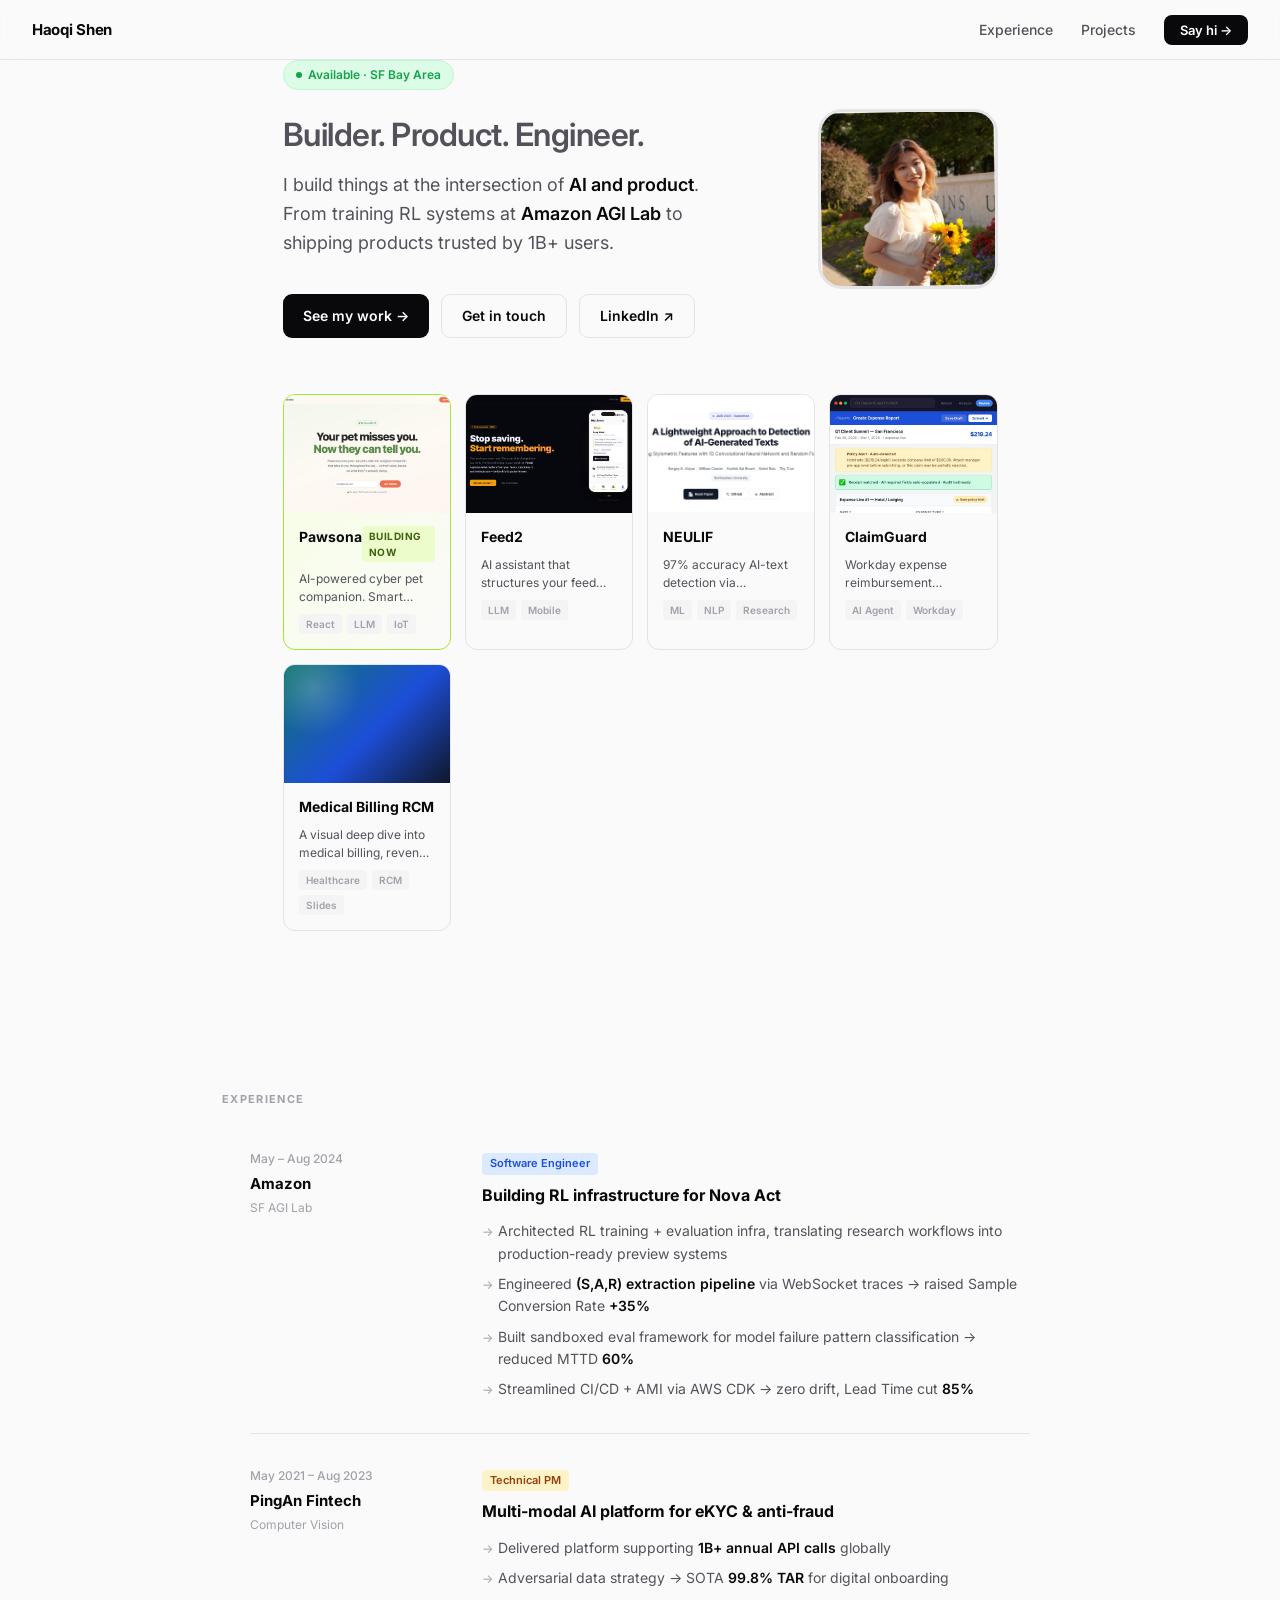
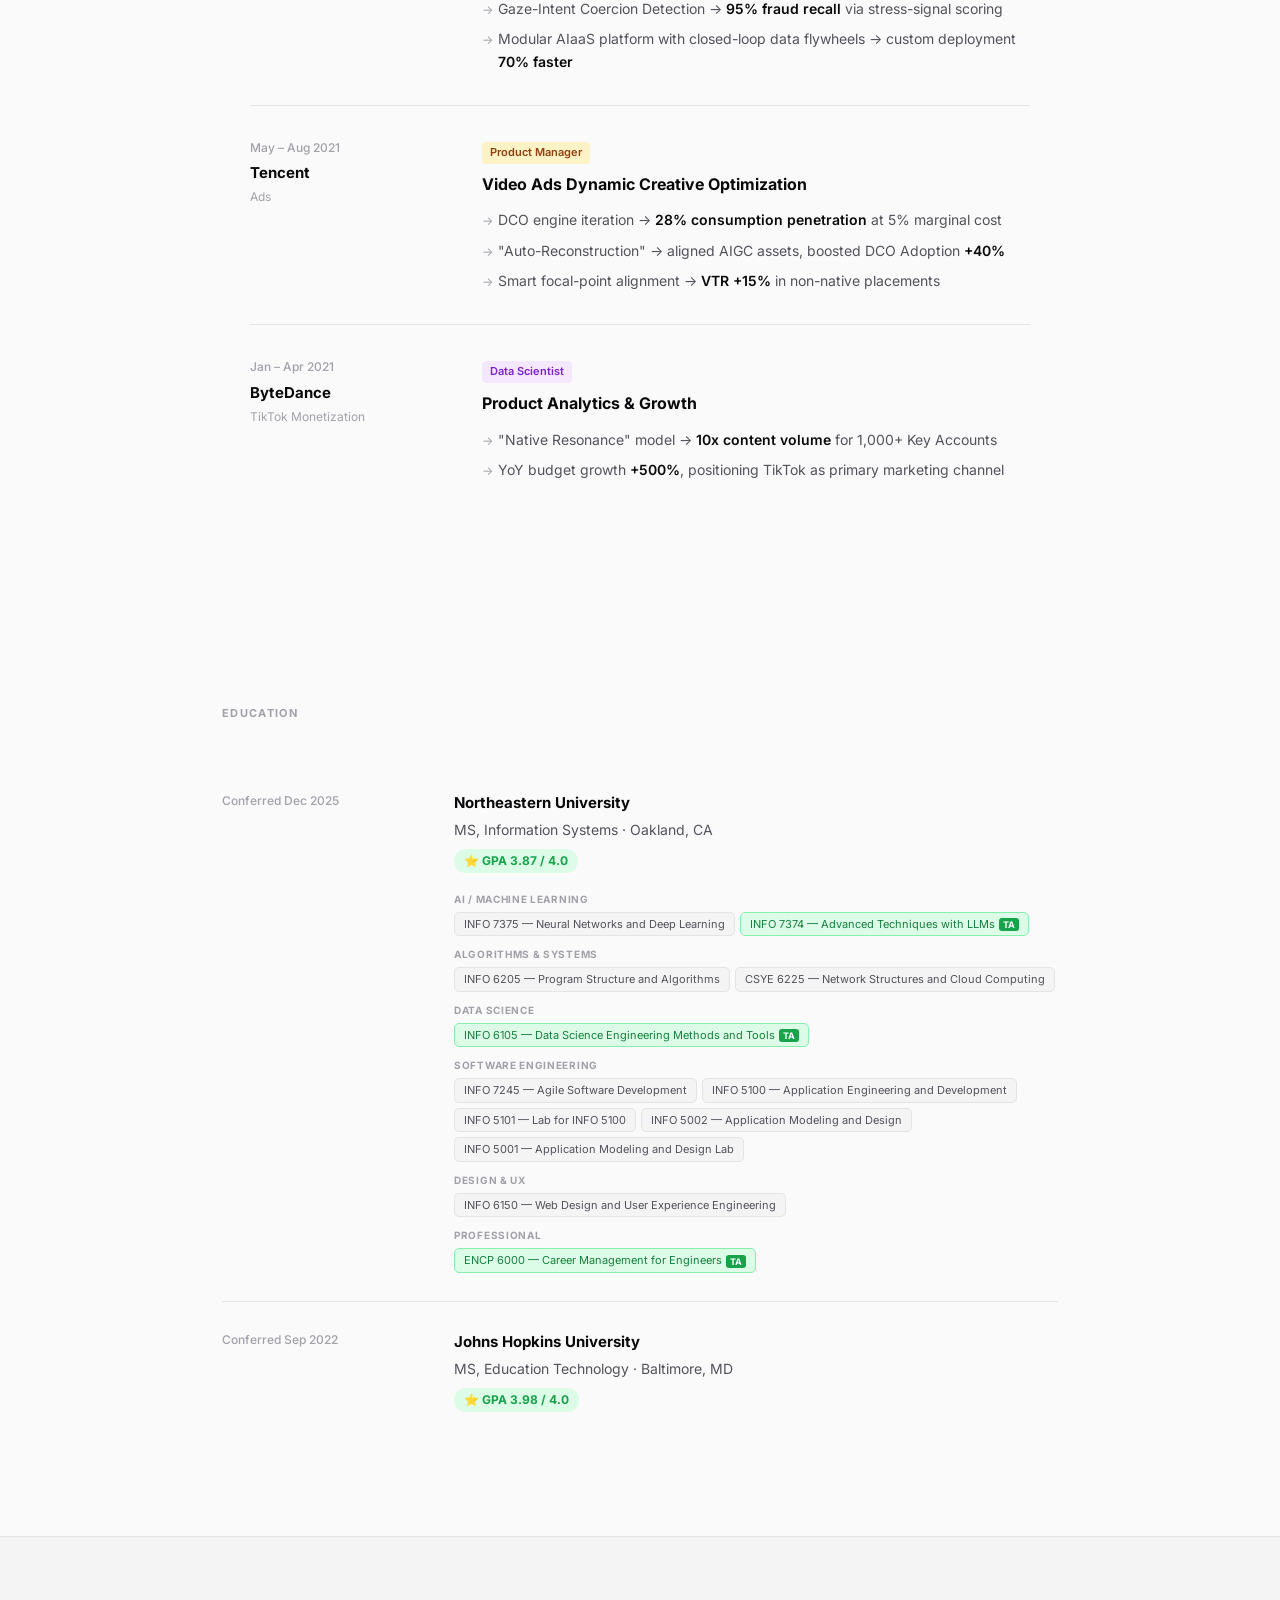
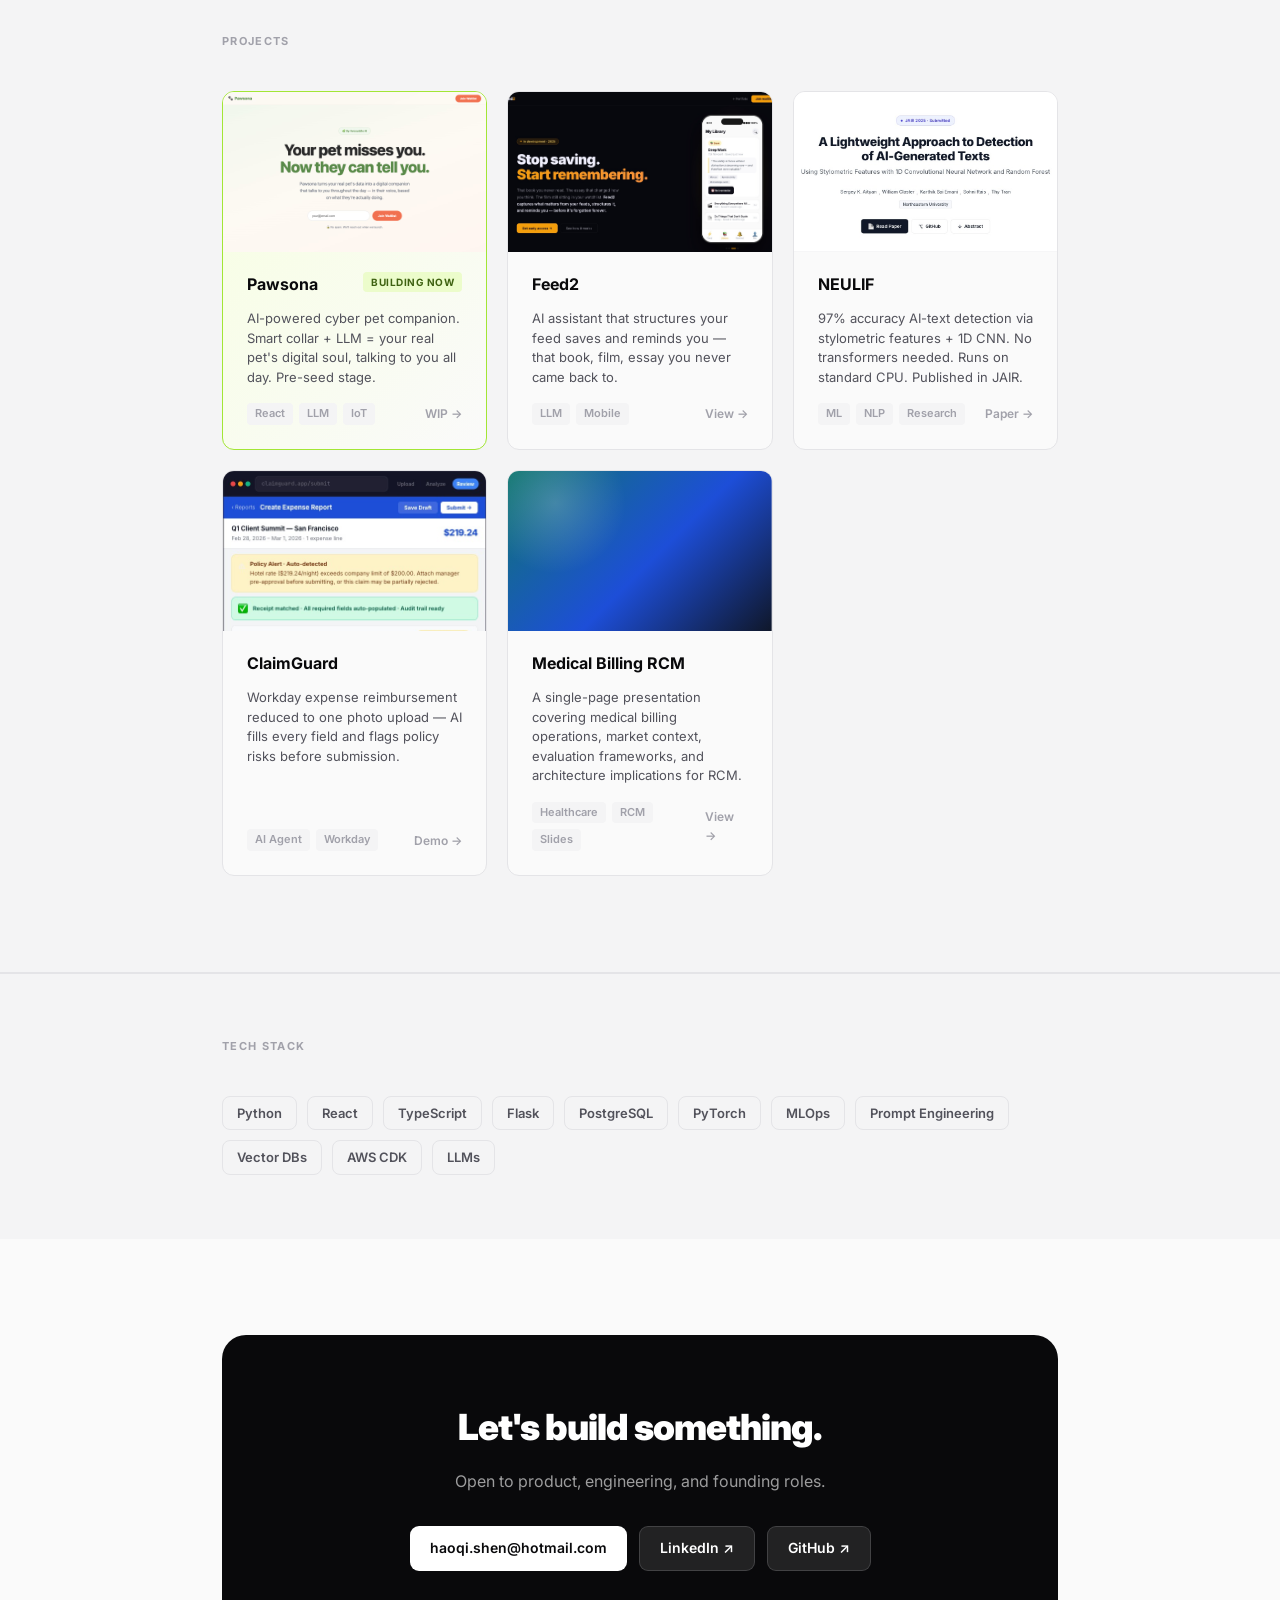
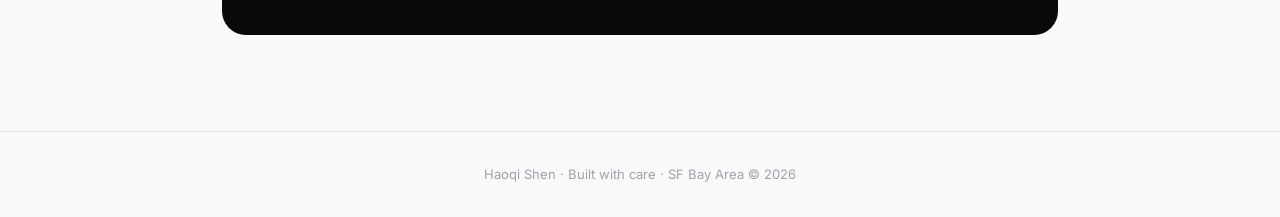
<file: index.html>
<!DOCTYPE html>
<html lang="en">
<head>
  <meta charset="UTF-8" />
  <meta name="viewport" content="width=device-width, initial-scale=1.0" />
  <title>Haoqi Shen — Builder</title>
  <link href="https://fonts.googleapis.com/css2?family=Inter:ital,wght@0,300;0,400;0,500;0,600;0,700;0,800;0,900;1,400&display=swap" rel="stylesheet">
  <style>
    :root {
      --bg: #fafafa;
      --bg2: #f4f4f5;
      --fg: #09090b;
      --fg2: #52525b;
      --fg3: #a1a1aa;
      --border: #e4e4e7;
      --accent: #18181b;
      --green: #16a34a;
      --blue: #2563eb;
      --radius: 12px;
      --font: 'Inter', system-ui, sans-serif;
    }
    * { margin:0; padding:0; box-sizing:border-box; }
    html { scroll-behavior: smooth; }
    body {
      font-family: var(--font);
      background: var(--bg);
      color: var(--fg);
      line-height: 1.6;
      -webkit-font-smoothing: antialiased;
    }

    /* NAV */
    nav {
      position: fixed;
      top: 0; left: 0; right: 0;
      z-index: 100;
      background: rgba(250,250,250,0.85);
      backdrop-filter: blur(16px);
      border-bottom: 1px solid var(--border);
      height: 60px;
      display: flex;
      align-items: center;
      justify-content: space-between;
      padding: 0 32px;
    }
    .nav-logo {
      font-size: 15px;
      font-weight: 700;
      color: var(--fg);
      text-decoration: none;
      letter-spacing: -0.3px;
    }
    .nav-links {
      display: flex;
      gap: 28px;
      list-style: none;
    }
    .nav-links a {
      font-size: 14px;
      color: var(--fg2);
      text-decoration: none;
      font-weight: 500;
      transition: color 0.15s;
    }
    .nav-links a:hover { color: var(--fg); }
    .nav-cta {
      background: var(--fg);
      color: #fff !important;
      padding: 7px 16px;
      border-radius: 8px;
      font-size: 13px !important;
      font-weight: 600 !important;
      transition: opacity 0.15s !important;
    }
    .nav-cta:hover { opacity: 0.85; color: #fff !important; }

    /* SECTIONS */
    section { padding: 96px 0; }
    .container { max-width: 900px; margin: 0 auto; padding: 0 32px; }
    .section-label {
      font-size: 11px;
      font-weight: 700;
      letter-spacing: 0.12em;
      text-transform: uppercase;
      color: var(--fg3);
      margin-bottom: 40px;
    }

    /* HERO */
    .hero {
      min-height: 100vh;
      display: flex;
      align-items: center;
      padding-top: 60px;
      padding-bottom: 64px;
    }
    .hero-inner {
      display: flex;
      flex-direction: column;
      gap: 56px;
      width: 100%;
    }
    .hero-top {
      display: grid;
      grid-template-columns: 1fr auto;
      gap: 64px;
      align-items: center;
    }
    .hero-badge {
      display: inline-flex;
      align-items: center;
      gap: 6px;
      background: #dcfce7;
      color: var(--green);
      border: 1px solid #bbf7d0;
      padding: 4px 12px;
      border-radius: 100px;
      font-size: 12px;
      font-weight: 600;
      margin-bottom: 24px;
    }
    .hero-badge::before {
      content: '';
      width: 6px; height: 6px;
      background: var(--green);
      border-radius: 50%;
      animation: pulse 2s ease-in-out infinite;
    }
    @keyframes pulse { 0%,100%{opacity:1} 50%{opacity:0.4} }
    .hero h1 {
      font-size: clamp(22px, 2.8vw, 32px);
      font-weight: 600;
      letter-spacing: -0.5px;
      line-height: 1.3;
      margin-bottom: 16px;
      color: var(--fg2);
    }
    .hero-tagline {
      font-size: 18px;
      color: var(--fg2);
      font-weight: 400;
      max-width: 440px;
      margin-bottom: 36px;
      line-height: 1.6;
    }
    .hero-tagline strong { color: var(--fg); font-weight: 600; }
    .hero-actions { display: flex; gap: 12px; flex-wrap: wrap; }
    .btn {
      display: inline-flex;
      align-items: center;
      gap: 6px;
      padding: 10px 20px;
      border-radius: 9px;
      font-size: 14px;
      font-weight: 600;
      text-decoration: none;
      transition: all 0.15s;
      cursor: pointer;
      border: none;
      font-family: inherit;
    }
    .btn-primary {
      background: var(--fg);
      color: #fff;
    }
    .btn-primary:hover { opacity: 0.85; }
    .btn-secondary {
      background: var(--bg);
      color: var(--fg);
      border: 1.5px solid var(--border);
    }
    .btn-secondary:hover { background: var(--bg2); }
    .hero-photo {
      width: 180px;
      height: 180px;
      border-radius: 24px;
      overflow: hidden;
      border: 3px solid var(--border);
      background: var(--bg2);
      flex-shrink: 0;
      position: relative;
    }
    .hero-photo img {
      width: 100%;
      height: 100%;
      object-fit: cover;
    }
    .hero-photo-placeholder {
      width: 100%;
      height: 100%;
      display: flex;
      align-items: center;
      justify-content: center;
      font-size: 72px;
      background: linear-gradient(135deg, #f0f0f0, #e0e0e0);
    }
    .hero-companies {
      display: flex;
      align-items: center;
      gap: 16px;
      margin-top: 40px;
      flex-wrap: wrap;
    }
    .hero-companies-label {
      font-size: 12px;
      color: var(--fg3);
      font-weight: 500;
    }
    .company-tag {
      font-size: 13px;
      font-weight: 600;
      color: var(--fg2);
      background: var(--bg2);
      border: 1px solid var(--border);
      padding: 4px 12px;
      border-radius: 6px;
    }

    /* HERO PROJECTS GALLERY */
    .hero-gallery {
      display: grid;
      grid-template-columns: repeat(auto-fit, minmax(160px, 1fr));
      gap: 14px;
    }
    .hero-proj {
      background: var(--bg);
      border: 1.5px solid var(--border);
      border-radius: 12px;
      padding: 0;
      text-decoration: none;
      color: inherit;
      display: flex;
      flex-direction: column;
      transition: all 0.2s;
      min-width: 0;
      overflow: hidden;
    }
    .hero-proj .proj-thumb {
      width: 100%;
      height: 118px;
      background-size: cover;
      background-position: top center;
      flex-shrink: 0;
    }
    .hero-proj .proj-body {
      padding: 13px 15px 15px;
      display: flex;
      flex-direction: column;
      gap: 8px;
    }
    .hero-proj:hover {
      border-color: #a1a1aa;
      transform: translateY(-2px);
      box-shadow: 0 6px 24px rgba(0,0,0,0.07);
    }
    .hero-proj.featured {
      border-color: #a3e635;
      background: linear-gradient(135deg, #f7ffe0, var(--bg));
    }
    .hero-proj-top {
      display: flex;
      justify-content: space-between;
      align-items: flex-start;
    }
    .hero-proj-emoji { font-size: 24px; line-height: 1; }
    .hero-proj-badge {
      font-size: 10px;
      font-weight: 700;
      background: #ecfccb;
      color: #3f6212;
      padding: 2px 7px;
      border-radius: 4px;
      letter-spacing: 0.05em;
      text-transform: uppercase;
    }
    .hero-proj-name {
      font-size: 14px;
      font-weight: 700;
      color: var(--fg);
    }
    .hero-proj-desc {
      font-size: 12px;
      color: var(--fg2);
      line-height: 1.5;
      flex: 1;
      display: -webkit-box;
      -webkit-line-clamp: 2;
      -webkit-box-orient: vertical;
      overflow: hidden;
    }
    .hero-proj-tags { display: flex; gap: 5px; flex-wrap: wrap; }
    .hero-proj-tag {
      font-size: 10px;
      font-weight: 600;
      background: var(--bg2);
      color: var(--fg3);
      padding: 2px 7px;
      border-radius: 4px;
    }
    .thumb-rcm {
      background:
        radial-gradient(circle at 18% 20%, rgba(255,255,255,0.2), transparent 28%),
        linear-gradient(135deg, #0f766e 0%, #1d4ed8 55%, #0f172a 100%);
    }

    /* ABOUT */
    .about-text {
      font-size: 20px;
      line-height: 1.7;
      color: var(--fg2);
      max-width: 720px;
    }
    .about-text strong { color: var(--fg); font-weight: 600; }
    .about-text em { font-style: normal; color: var(--fg); }

    /* EXPERIENCE */
    .exp-list { display: flex; flex-direction: column; gap: 0; max-width: 780px; margin: 0 auto; }
    .exp-company a { color: inherit; text-decoration: none; }
    .exp-company a:hover { color: var(--blue); text-decoration: underline; text-underline-offset: 3px; }
    .exp-item {
      display: grid;
      grid-template-columns: 200px 1fr;
      gap: 32px;
      padding: 32px 0;
      border-bottom: 1px solid var(--border);
      position: relative;
    }
    .exp-item:first-child { padding-top: 0; }
    .exp-item:last-child { border-bottom: none; }
    .exp-meta { }
    .exp-logo {
      width: 32px;
      height: 32px;
      object-fit: contain;
      border-radius: 6px;
      margin-bottom: 10px;
      display: block;
    }
    .exp-period {
      font-size: 12px;
      color: var(--fg3);
      font-weight: 500;
      margin-bottom: 4px;
    }
    .exp-company {
      font-size: 15px;
      font-weight: 700;
      color: var(--fg);
      margin-bottom: 2px;
    }
    .exp-dept {
      font-size: 12px;
      color: var(--fg3);
    }
    .exp-content { }
    .exp-role {
      font-size: 16px;
      font-weight: 700;
      margin-bottom: 12px;
      color: var(--fg);
    }
    .exp-highlights {
      list-style: none;
      display: flex;
      flex-direction: column;
      gap: 8px;
    }
    .exp-highlights li {
      font-size: 14px;
      color: var(--fg2);
      line-height: 1.6;
      padding-left: 16px;
      position: relative;
    }
    .exp-highlights li::before {
      content: '→';
      position: absolute;
      left: 0;
      color: var(--fg3);
      font-size: 12px;
      top: 2px;
    }
    .exp-highlights li strong { color: var(--fg); font-weight: 600; }
    .exp-tag {
      display: inline-flex;
      align-items: center;
      gap: 4px;
      font-size: 11px;
      font-weight: 600;
      padding: 2px 8px;
      border-radius: 4px;
      margin-bottom: 8px;
    }
    .tag-eng { background: #dbeafe; color: #1d4ed8; }
    .tag-pm { background: #fef3c7; color: #92400e; }
    .tag-data { background: #f3e8ff; color: #7e22ce; }

    /* PROJECTS */
    .projects-grid {
      display: grid;
      grid-template-columns: repeat(auto-fill, minmax(260px, 1fr));
      gap: 20px;
    }
    .project-card {
      background: var(--bg);
      border: 1.5px solid var(--border);
      border-radius: var(--radius);
      padding: 0;
      text-decoration: none;
      color: inherit;
      transition: all 0.2s;
      display: flex;
      flex-direction: column;
      position: relative;
      overflow: hidden;
    }
    .project-card .proj-thumb {
      width: 100%;
      height: 160px;
      background-size: cover;
      background-position: top center;
      flex-shrink: 0;
    }
    .project-card .proj-body {
      padding: 20px 24px 24px;
      display: flex;
      flex-direction: column;
      gap: 12px;
      flex: 1;
    }
    .project-card:hover {
      border-color: #a1a1aa;
      transform: translateY(-2px);
      box-shadow: 0 8px 30px rgba(0,0,0,0.07);
    }
    .project-card::before {
      content: '';
      position: absolute;
      inset: 0;
      background: linear-gradient(135deg, rgba(0,0,0,0.02), transparent);
      opacity: 0;
      transition: opacity 0.2s;
    }
    .project-card:hover::before { opacity: 1; }
    .project-emoji { font-size: 28px; }
    .project-name { font-size: 16px; font-weight: 700; }
    .project-desc { font-size: 13px; color: var(--fg2); line-height: 1.5; flex: 1; }
    .project-footer {
      display: flex;
      align-items: center;
      justify-content: space-between;
      margin-top: 4px;
    }
    .project-tags { display: flex; gap: 6px; flex-wrap: wrap; }
    .project-tag {
      font-size: 11px;
      font-weight: 600;
      background: var(--bg2);
      color: var(--fg3);
      padding: 2px 8px;
      border-radius: 4px;
    }
    .project-link {
      font-size: 12px;
      color: var(--fg3);
      font-weight: 600;
      display: flex;
      align-items: center;
      gap: 4px;
    }
    .project-card.featured {
      border-color: #a3e635;
      background: linear-gradient(135deg, #f7ffe0, var(--bg));
    }
    .project-card.featured .project-tag-featured {
      background: #ecfccb;
      color: #3f6212;
      font-size: 10px;
      font-weight: 700;
      padding: 2px 8px;
      border-radius: 4px;
      letter-spacing: 0.05em;
      text-transform: uppercase;
    }

    /* EDUCATION */
    .edu-list { display: flex; flex-direction: column; gap: 0; }
    .edu-item {
      display: grid;
      grid-template-columns: 200px 1fr;
      gap: 32px;
      padding: 28px 0;
      border-bottom: 1px solid var(--border);
    }
    .edu-item:last-child { border-bottom: none; }
    .edu-period { font-size: 12px; color: var(--fg3); font-weight: 500; }
    .edu-school { font-size: 15px; font-weight: 700; color: var(--fg); }
    .edu-degree { font-size: 14px; color: var(--fg2); margin-top: 4px; }
    .edu-gpa {
      display: inline-flex;
      align-items: center;
      gap: 4px;
      font-size: 12px;
      font-weight: 700;
      color: var(--green);
      background: #dcfce7;
      padding: 2px 10px;
      border-radius: 100px;
      margin-top: 8px;
    }

    .edu-courses { margin-top: 18px; display: flex; flex-direction: column; gap: 10px; }
    .course-group-label { font-size: 10px; font-weight: 700; color: var(--fg3); text-transform: uppercase; letter-spacing: 0.07em; margin-bottom: 5px; }
    .course-pills { display: flex; flex-wrap: wrap; gap: 5px; }
    .course-pill { font-size: 11px; color: var(--fg2); background: var(--bg2); border: 1px solid var(--border); padding: 3px 9px; border-radius: 5px; line-height: 1.5; }
    .course-pill.ta-pill { background: #dcfce7; color: #15803d; border-color: #86efac; }
    .ta-mark { font-size: 9px; font-weight: 700; background: #16a34a; color: #fff; padding: 1px 4px; border-radius: 3px; margin-left: 4px; vertical-align: middle; letter-spacing: 0.02em; }

    /* STACK */
    .stack-grid {
      display: flex;
      flex-wrap: wrap;
      gap: 10px;
    }
    .stack-item {
      background: var(--bg2);
      border: 1px solid var(--border);
      color: var(--fg2);
      padding: 6px 14px;
      border-radius: 8px;
      font-size: 13px;
      font-weight: 600;
      transition: all 0.15s;
    }
    .stack-item:hover {
      background: var(--fg);
      color: #fff;
      border-color: var(--fg);
    }

    /* CONTACT */
    .contact-section {
      background: var(--fg);
      color: #fff;
      border-radius: 24px;
      padding: 64px;
      text-align: center;
    }
    .contact-section h2 {
      font-size: 36px;
      font-weight: 900;
      letter-spacing: -1px;
      margin-bottom: 12px;
    }
    .contact-section p {
      font-size: 16px;
      color: rgba(255,255,255,0.6);
      margin-bottom: 32px;
    }
    .contact-links { display: flex; gap: 12px; justify-content: center; flex-wrap: wrap; }
    .contact-link {
      display: inline-flex;
      align-items: center;
      gap: 8px;
      padding: 10px 20px;
      border-radius: 9px;
      font-size: 14px;
      font-weight: 600;
      text-decoration: none;
      transition: all 0.15s;
    }
    .contact-link-primary {
      background: #fff;
      color: var(--fg);
    }
    .contact-link-primary:hover { opacity: 0.9; }
    .contact-link-secondary {
      background: rgba(255,255,255,0.1);
      color: #fff;
      border: 1px solid rgba(255,255,255,0.15);
    }
    .contact-link-secondary:hover { background: rgba(255,255,255,0.15); }

    /* FOOTER */
    footer {
      padding: 32px;
      text-align: center;
      font-size: 13px;
      color: var(--fg3);
      border-top: 1px solid var(--border);
    }

    /* RESPONSIVE */
    @media (max-width: 700px) {
      nav { padding: 0 20px; }
      .nav-links { display: none; }
      .container { padding: 0 20px; }
      section { padding: 64px 0; }
      .hero-top { grid-template-columns: 1fr; }
      .hero-photo { width: 100px; height: 100px; border-radius: 16px; }
      .hero-gallery { grid-template-columns: repeat(2, 1fr); }
      .exp-item { grid-template-columns: 1fr; gap: 8px; }
      .edu-item { grid-template-columns: 1fr; gap: 8px; }
      .contact-section { padding: 40px 24px; border-radius: 16px; }
    }

    /* ANIMATIONS */
    .fade-in {
      opacity: 0;
      transform: translateY(16px);
      transition: opacity 0.5s ease, transform 0.5s ease;
    }
    .fade-in.visible {
      opacity: 1;
      transform: translateY(0);
    }
  </style>
</head>
<body>

<!-- NAV -->
<nav>
  <a class="nav-logo" href="#">Haoqi Shen</a>
  <ul class="nav-links">
    <li><a href="#experience">Experience</a></li>
    <li><a href="#projects">Projects</a></li>
    <li><a href="#contact" class="nav-cta">Say hi →</a></li>
  </ul>
</nav>

<!-- HERO -->
<section class="hero">
  <div class="container">
    <div class="hero-inner">

      <!-- Top: intro + photo -->
      <div class="hero-top">
        <div>
          <div class="hero-badge">Available · SF Bay Area</div>
          <h1>Builder. Product. Engineer.</h1>
          <p class="hero-tagline">
            I build things at the intersection of <strong>AI and product</strong>.
            From training RL systems at <strong>Amazon AGI Lab</strong> to shipping
            products trusted by 1B+ users.
          </p>
          <div class="hero-actions">
            <a href="#projects" class="btn btn-primary">See my work →</a>
            <a href="mailto:haoqi.shen@hotmail.com" class="btn btn-secondary">Get in touch</a>
            <a href="https://www.linkedin.com/in/shenhaoqi/" target="_blank" class="btn btn-secondary">LinkedIn ↗</a>
          </div>
        </div>
        <div class="hero-photo">
          <img src="avatar.jpg" alt="Haoqi Shen" />
        </div>
      </div>

      <!-- Bottom: project gallery -->
      <div class="hero-gallery">

        <a href="pawsona-landing.html" class="hero-proj featured">
          <div class="proj-thumb" style="background-image:url(preview-pawsona.jpg)"></div>
          <div class="proj-body">
            <div class="hero-proj-top">
              <div class="hero-proj-name">Pawsona</div>
              <span class="hero-proj-badge">Building now</span>
            </div>
            <div class="hero-proj-desc">AI-powered cyber pet companion. Smart collar + LLM = your real pet's digital soul, talking to you all day.</div>
            <div class="hero-proj-tags">
              <span class="hero-proj-tag">React</span>
              <span class="hero-proj-tag">LLM</span>
              <span class="hero-proj-tag">IoT</span>
            </div>
          </div>
        </a>

        <a href="feed2-landing.html" class="hero-proj">
          <div class="proj-thumb" style="background-image:url(preview-feed2.jpg)"></div>
          <div class="proj-body">
            <div class="hero-proj-name">Feed2</div>
            <div class="hero-proj-desc">AI assistant that structures your feed saves and reminds you — that book, film, essay you never came back to.</div>
            <div class="hero-proj-tags">
              <span class="hero-proj-tag">LLM</span>
              <span class="hero-proj-tag">Mobile</span>
            </div>
          </div>
        </a>

        <a href="neulif-landing.html" class="hero-proj">
          <div class="proj-thumb" style="background-image:url(preview-neulif.jpg)"></div>
          <div class="proj-body">
            <div class="hero-proj-name">NEULIF</div>
            <div class="hero-proj-desc">97% accuracy AI-text detection via stylometric features + 1D CNN. No transformers. Runs on CPU. Published JAIR.</div>
            <div class="hero-proj-tags">
              <span class="hero-proj-tag">ML</span>
              <span class="hero-proj-tag">NLP</span>
              <span class="hero-proj-tag">Research</span>
            </div>
          </div>
        </a>

        <a href="claimguard-landing.html" class="hero-proj">
          <div class="proj-thumb" style="background-image:url(preview-claimguard.jpg)"></div>
          <div class="proj-body">
            <div class="hero-proj-name">ClaimGuard</div>
            <div class="hero-proj-desc">Workday expense reimbursement reduced to one photo upload — AI fills every field and flags policy risks.</div>
            <div class="hero-proj-tags">
              <span class="hero-proj-tag">AI Agent</span>
              <span class="hero-proj-tag">Workday</span>
            </div>
          </div>
        </a>

        <a href="rcm.html" class="hero-proj">
          <div class="proj-thumb thumb-rcm"></div>
          <div class="proj-body">
            <div class="hero-proj-name">Medical Billing RCM</div>
            <div class="hero-proj-desc">A visual deep dive into medical billing, revenue cycle workflows, infrastructure, KPIs, and AI-native product opportunities.</div>
            <div class="hero-proj-tags">
              <span class="hero-proj-tag">Healthcare</span>
              <span class="hero-proj-tag">RCM</span>
              <span class="hero-proj-tag">Slides</span>
            </div>
          </div>
        </a>

      </div>

    </div>
  </div>
</section>

<!-- EXPERIENCE -->
<section id="experience">
  <div class="container">
    <p class="section-label">Experience</p>
    <div class="exp-list">

      <div class="exp-item fade-in">
        <div class="exp-meta">
          <div class="exp-period">May – Aug 2024</div>
          <div class="exp-company"><a href="https://www.amazon.science/" target="_blank" rel="noopener">Amazon</a></div>
          <div class="exp-dept">SF AGI Lab</div>
        </div>
        <div class="exp-content">
          <span class="exp-tag tag-eng">Software Engineer</span>
          <div class="exp-role">Building RL infrastructure for Nova Act</div>
          <ul class="exp-highlights">
            <li>Architected RL training + evaluation infra, translating research workflows into production-ready preview systems</li>
            <li>Engineered <strong>(S,A,R) extraction pipeline</strong> via WebSocket traces → raised Sample Conversion Rate <strong>+35%</strong></li>
            <li>Built sandboxed eval framework for model failure pattern classification → reduced MTTD <strong>60%</strong></li>
            <li>Streamlined CI/CD + AMI via AWS CDK → zero drift, Lead Time cut <strong>85%</strong></li>
          </ul>
        </div>
      </div>

      <div class="exp-item fade-in">
        <div class="exp-meta">
          <div class="exp-period">May 2021 – Aug 2023</div>
          <div class="exp-company"><a href="https://www.pinganfintec.com/en" target="_blank" rel="noopener">PingAn Fintech</a></div>
          <div class="exp-dept">Computer Vision</div>
        </div>
        <div class="exp-content">
          <span class="exp-tag tag-pm">Technical PM</span>
          <div class="exp-role">Multi-modal AI platform for eKYC & anti-fraud</div>
          <ul class="exp-highlights">
            <li>Delivered platform supporting <strong>1B+ annual API calls</strong> globally</li>
            <li>Adversarial data strategy → SOTA <strong>99.8% TAR</strong> for digital onboarding</li>
            <li>Gaze-Intent Coercion Detection → <strong>95% fraud recall</strong> via stress-signal scoring</li>
            <li>Modular AIaaS platform with closed-loop data flywheels → custom deployment <strong>70% faster</strong></li>
          </ul>
        </div>
      </div>

      <div class="exp-item fade-in">
        <div class="exp-meta">
          <div class="exp-period">May – Aug 2021</div>
          <div class="exp-company"><a href="https://www.tencent.com/en-us/" target="_blank" rel="noopener">Tencent</a></div>
          <div class="exp-dept">Ads</div>
        </div>
        <div class="exp-content">
          <span class="exp-tag tag-pm">Product Manager</span>
          <div class="exp-role">Video Ads Dynamic Creative Optimization</div>
          <ul class="exp-highlights">
            <li>DCO engine iteration → <strong>28% consumption penetration</strong> at 5% marginal cost</li>
            <li>"Auto-Reconstruction" → aligned AIGC assets, boosted DCO Adoption <strong>+40%</strong></li>
            <li>Smart focal-point alignment → <strong>VTR +15%</strong> in non-native placements</li>
          </ul>
        </div>
      </div>

      <div class="exp-item fade-in">
        <div class="exp-meta">
          <div class="exp-period">Jan – Apr 2021</div>
          <div class="exp-company"><a href="https://www.bytedance.com/en/" target="_blank" rel="noopener">ByteDance</a></div>
          <div class="exp-dept">TikTok Monetization</div>
        </div>
        <div class="exp-content">
          <span class="exp-tag tag-data">Data Scientist</span>
          <div class="exp-role">Product Analytics & Growth</div>
          <ul class="exp-highlights">
            <li>"Native Resonance" model → <strong>10x content volume</strong> for 1,000+ Key Accounts</li>
            <li>YoY budget growth <strong>+500%</strong>, positioning TikTok as primary marketing channel</li>
          </ul>
        </div>
      </div>

    </div>
  </div>
</section>

<!-- EDUCATION -->
<section id="education">
  <div class="container">
    <p class="section-label">Education</p>
    <div class="edu-list">
      <div class="edu-item fade-in">
        <div>
          <div class="edu-period">Conferred Dec 2025</div>
        </div>
        <div>
          <div class="edu-school">Northeastern University</div>
          <div class="edu-degree">MS, Information Systems · Oakland, CA</div>
          <div class="edu-gpa">⭐ GPA 3.87 / 4.0</div>
          <div class="edu-courses">
            <div>
              <div class="course-group-label">AI / Machine Learning</div>
              <div class="course-pills">
                <span class="course-pill">INFO 7375 — Neural Networks and Deep Learning</span>
                <span class="course-pill ta-pill">INFO 7374 — Advanced Techniques with LLMs<span class="ta-mark">TA</span></span>
              </div>
            </div>
            <div>
              <div class="course-group-label">Algorithms &amp; Systems</div>
              <div class="course-pills">
                <span class="course-pill">INFO 6205 — Program Structure and Algorithms</span>
                <span class="course-pill">CSYE 6225 — Network Structures and Cloud Computing</span>
              </div>
            </div>
            <div>
              <div class="course-group-label">Data Science</div>
              <div class="course-pills">
                <span class="course-pill ta-pill">INFO 6105 — Data Science Engineering Methods and Tools<span class="ta-mark">TA</span></span>
              </div>
            </div>
            <div>
              <div class="course-group-label">Software Engineering</div>
              <div class="course-pills">
                <span class="course-pill">INFO 7245 — Agile Software Development</span>
                <span class="course-pill">INFO 5100 — Application Engineering and Development</span>
                <span class="course-pill">INFO 5101 — Lab for INFO 5100</span>
                <span class="course-pill">INFO 5002 — Application Modeling and Design</span>
                <span class="course-pill">INFO 5001 — Application Modeling and Design Lab</span>
              </div>
            </div>
            <div>
              <div class="course-group-label">Design &amp; UX</div>
              <div class="course-pills">
                <span class="course-pill">INFO 6150 — Web Design and User Experience Engineering</span>
              </div>
            </div>
            <div>
              <div class="course-group-label">Professional</div>
              <div class="course-pills">
                <span class="course-pill ta-pill">ENCP 6000 — Career Management for Engineers<span class="ta-mark">TA</span></span>
              </div>
            </div>
          </div>
        </div>
      </div>
      <div class="edu-item fade-in">
        <div>
          <div class="edu-period">Conferred Sep 2022</div>
        </div>
        <div>
          <div class="edu-school">Johns Hopkins University</div>
          <div class="edu-degree">MS, Education Technology · Baltimore, MD</div>
          <div class="edu-gpa">⭐ GPA 3.98 / 4.0</div>
        </div>
      </div>
    </div>
  </div>
</section>

<!-- PROJECTS -->
<section id="projects" style="background: var(--bg2); border-top: 1px solid var(--border); border-bottom: 1px solid var(--border);">
  <div class="container">
    <p class="section-label">Projects</p>
    <div class="projects-grid">

      <a href="pawsona-landing.html" class="project-card featured fade-in">
        <div class="proj-thumb" style="background-image:url(preview-pawsona.jpg)"></div>
        <div class="proj-body">
          <div style="display:flex; justify-content:space-between; align-items:flex-start;">
            <div class="project-name">Pawsona</div>
            <span class="project-tag-featured">Building now</span>
          </div>
          <div class="project-desc">AI-powered cyber pet companion. Smart collar + LLM = your real pet's digital soul, talking to you all day. Pre-seed stage.</div>
          <div class="project-footer">
            <div class="project-tags">
              <span class="project-tag">React</span>
              <span class="project-tag">LLM</span>
              <span class="project-tag">IoT</span>
            </div>
            <span class="project-link">WIP →</span>
          </div>
        </div>
      </a>

      <a href="feed2-landing.html" class="project-card fade-in">
        <div class="proj-thumb" style="background-image:url(preview-feed2.jpg)"></div>
        <div class="proj-body">
          <div class="project-name">Feed2</div>
          <div class="project-desc">AI assistant that structures your feed saves and reminds you — that book, film, essay you never came back to.</div>
          <div class="project-footer">
            <div class="project-tags">
              <span class="project-tag">LLM</span>
              <span class="project-tag">Mobile</span>
            </div>
            <span class="project-link">View →</span>
          </div>
        </div>
      </a>

      <a href="neulif-landing.html" class="project-card fade-in">
        <div class="proj-thumb" style="background-image:url(preview-neulif.jpg)"></div>
        <div class="proj-body">
          <div class="project-name">NEULIF</div>
          <div class="project-desc">97% accuracy AI-text detection via stylometric features + 1D CNN. No transformers needed. Runs on standard CPU. Published in JAIR.</div>
          <div class="project-footer">
            <div class="project-tags">
              <span class="project-tag">ML</span>
              <span class="project-tag">NLP</span>
              <span class="project-tag">Research</span>
            </div>
            <span class="project-link">Paper →</span>
          </div>
        </div>
      </a>

      <a href="claimguard-landing.html" class="project-card fade-in">
        <div class="proj-thumb" style="background-image:url(preview-claimguard.jpg)"></div>
        <div class="proj-body">
          <div class="project-name">ClaimGuard</div>
          <div class="project-desc">Workday expense reimbursement reduced to one photo upload — AI fills every field and flags policy risks before submission.</div>
          <div class="project-footer">
            <div class="project-tags">
              <span class="project-tag">AI Agent</span>
              <span class="project-tag">Workday</span>
            </div>
            <span class="project-link">Demo →</span>
          </div>
        </div>
      </a>

      <a href="rcm.html" class="project-card fade-in">
        <div class="proj-thumb thumb-rcm"></div>
        <div class="proj-body">
          <div class="project-name">Medical Billing RCM</div>
          <div class="project-desc">A single-page presentation covering medical billing operations, market context, evaluation frameworks, and architecture implications for RCM.</div>
          <div class="project-footer">
            <div class="project-tags">
              <span class="project-tag">Healthcare</span>
              <span class="project-tag">RCM</span>
              <span class="project-tag">Slides</span>
            </div>
            <span class="project-link">View →</span>
          </div>
        </div>
      </a>

    </div>
  </div>
</section>

<!-- STACK -->
<section style="padding: 64px 0; background: var(--bg2); border-top: 1px solid var(--border);">
  <div class="container">
    <p class="section-label">Tech Stack</p>
    <div class="stack-grid">
      <span class="stack-item">Python</span>
      <span class="stack-item">React</span>
      <span class="stack-item">TypeScript</span>
      <span class="stack-item">Flask</span>
      <span class="stack-item">PostgreSQL</span>
      <span class="stack-item">PyTorch</span>
      <span class="stack-item">MLOps</span>
      <span class="stack-item">Prompt Engineering</span>
      <span class="stack-item">Vector DBs</span>
      <span class="stack-item">AWS CDK</span>
      <span class="stack-item">LLMs</span>
    </div>
  </div>
</section>

<!-- CONTACT -->
<section id="contact">
  <div class="container">
    <div class="contact-section fade-in">
      <h2>Let's build something.</h2>
      <p>Open to product, engineering, and founding roles.</p>
      <div class="contact-links">
        <a href="mailto:haoqi.shen@hotmail.com" class="contact-link contact-link-primary">haoqi.shen@hotmail.com</a>
        <a href="https://www.linkedin.com/in/shenhaoqi/" target="_blank" class="contact-link contact-link-secondary">LinkedIn ↗</a>
        <a href="https://github.com/haoqi-shen" target="_blank" class="contact-link contact-link-secondary">GitHub ↗</a>
      </div>
    </div>
  </div>
</section>

<footer>
  <p>Haoqi Shen · Built with care · SF Bay Area © 2026</p>
</footer>

<script>
  // Fade-in on scroll
  const observer = new IntersectionObserver((entries) => {
    entries.forEach((entry, i) => {
      if (entry.isIntersecting) {
        setTimeout(() => entry.target.classList.add('visible'), i * 80);
        observer.unobserve(entry.target);
      }
    });
  }, { threshold: 0.1 });
  document.querySelectorAll('.fade-in').forEach(el => observer.observe(el));
</script>

</body>
</html>
</file>
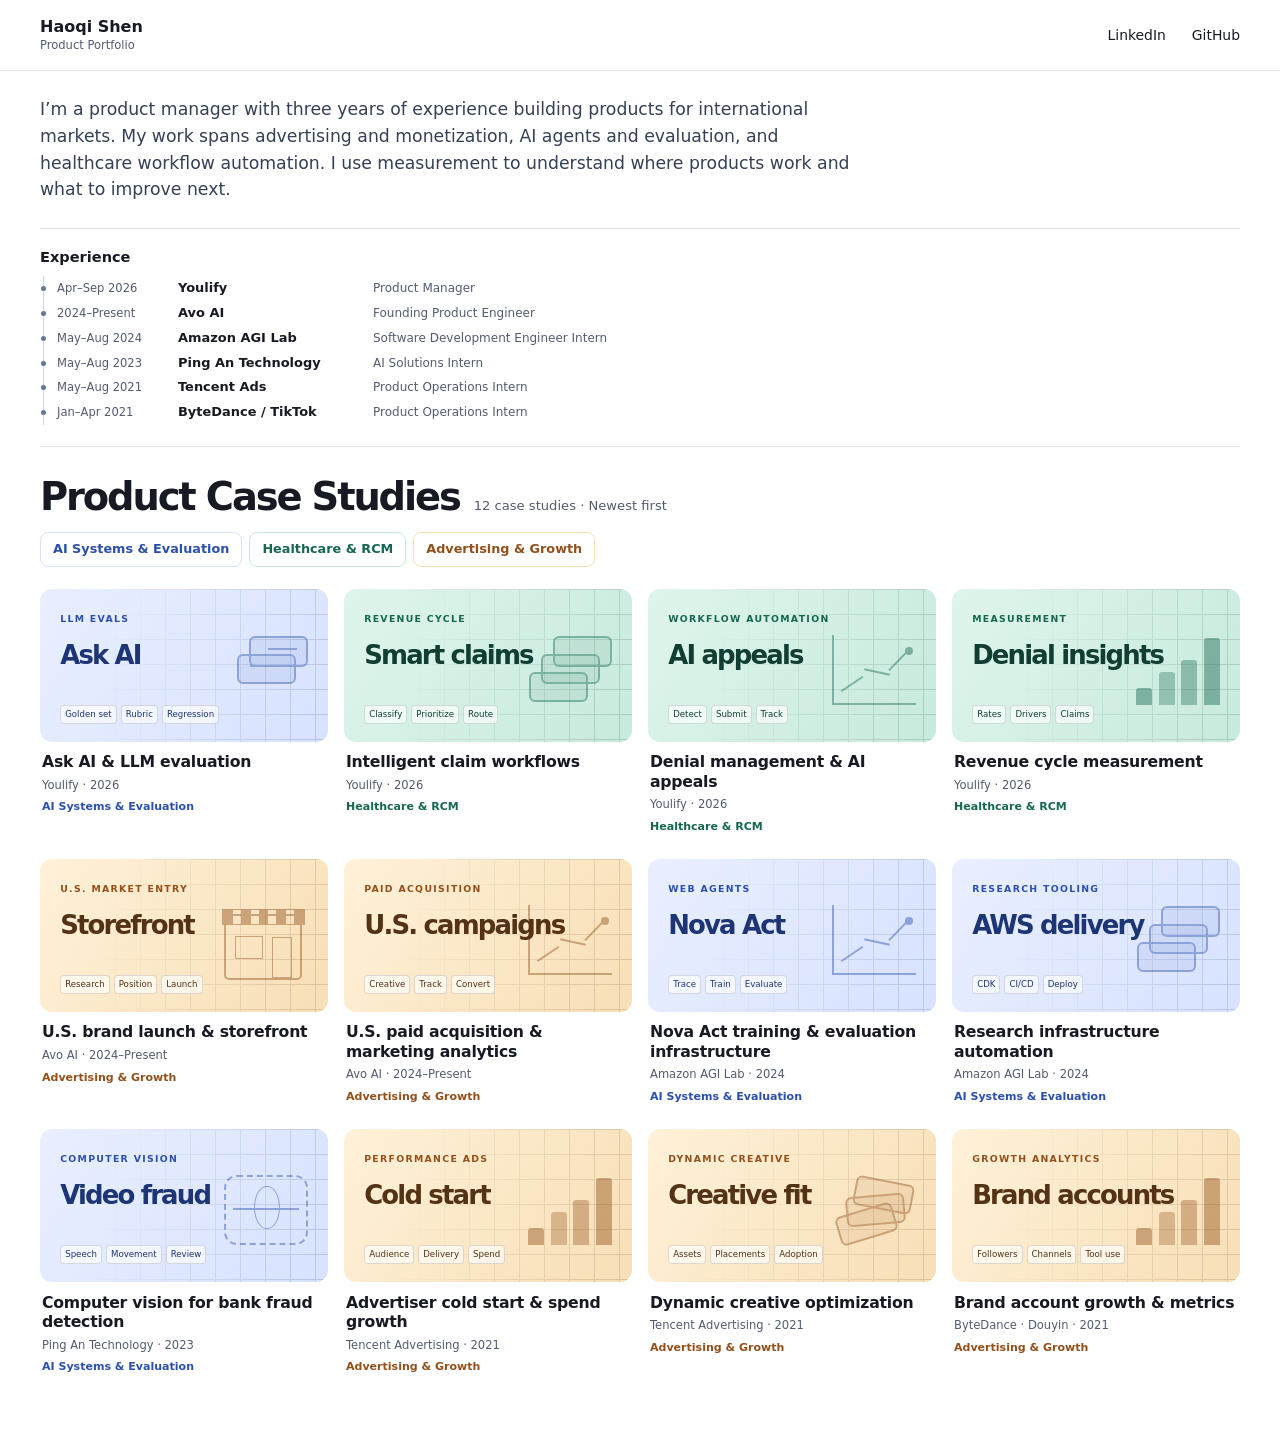
<file: portfolio/index.html>
<!doctype html>
<html lang="en">
<head>
  <meta charset="utf-8">
  <meta name="viewport" content="width=device-width, initial-scale=1">
  <meta name="description" content="Explore Haoqi Shen’s product work across AI, healthcare technology, and advertising.">
  <title>Haoqi Shen | Product Portfolio</title>
  <style>:root { color-scheme: light; --bg:#fff; --ink:#171a23; --muted:#535c6e; --line:#dce2eb; --sans:Inter,system-ui,sans-serif; }
* { box-sizing:border-box; }
body { margin:0; background:var(--bg); color:var(--ink); font-family:var(--sans); line-height:1.45; }
h1,h2,p { margin:0; }
a { color:inherit; text-decoration:none; }
a:focus-visible,button:focus-visible,select:focus-visible { outline:2px solid #3e5dc8; outline-offset:5px; }
button { font:inherit; }
[hidden] { display:none!important; }
.wrap { width:min(1480px,calc(100% - 80px)); margin-inline:auto; }
.top { border-bottom:1px solid var(--line); }
.nav { display:flex; justify-content:space-between; align-items:center; min-height:70px; gap:18px; }
.brand { display:block; font-size:1rem; font-weight:730; line-height:1.2; }
.brand small { display:block; color:var(--muted); margin-top:3px; font-weight:520; font-size:.72rem; }
nav { display:flex; gap:26px; align-items:center; font-size:.87rem; }
nav a:hover,.back:hover { text-decoration:underline; text-underline-offset:4px; }
.gallery { padding:30px 0 55px; }
.gallery-head { display:flex; align-items:baseline; gap:14px; margin-bottom:15px; }
.gallery-head h1 { font-size:clamp(1.75rem,3vw,2.5rem); letter-spacing:-.055em; line-height:1.05; }
#results { color:var(--muted); font-size:.82rem; }
.filters { display:flex; align-items:center; justify-content:space-between; gap:12px 20px; flex-wrap:wrap; margin-bottom:22px; }
.categories { display:flex; gap:7px; flex-wrap:wrap; }
.filters button { border:1px solid var(--line); border-radius:8px; padding:7px 12px; background:#fff; color:var(--ink); cursor:pointer; font-size:.8rem; font-weight:650; }
.filters button[class] { color:var(--accent); border-color:var(--cover-edge); }
.filters button:hover { background:var(--cover-bg,#f0f3f8); }
.filters button[aria-pressed=true] { background:var(--accent,#222b3d); border-color:var(--accent,#222b3d); color:#fff; }
.category-ai { --cover-bg:#e9efff; --cover-edge:#d7e2ff; --cover-ink:#1d3574; --accent:#2b4fab; }
.category-health { --cover-bg:#dff5ec; --cover-edge:#c7eadc; --cover-ink:#113d32; --accent:#166651; }
.category-ads { --cover-bg:#fff1d9; --cover-edge:#f7dfb6; --cover-ink:#533215; --accent:#92501b; }
.card-category { display:inline-block; margin-top:6px; color:var(--accent); font-size:.69rem; font-weight:680; }
.grid { display:grid; grid-template-columns:repeat(4,minmax(0,1fr)); gap:23px 16px; }
.project { min-width:0; }
.project-link { display:block; border-radius:12px; }
.card-info { padding:10px 2px 0; }
.card-info h2 { font-size:.98rem; line-height:1.25; letter-spacing:-.014em; font-weight:710; }
.card-info p { color:var(--muted); font-size:.72rem; margin-top:5px; }
.cover { color:var(--cover-ink); position:relative; isolation:isolate; overflow:hidden; aspect-ratio:1.88; border-radius:12px; background:linear-gradient(125deg,var(--cover-bg),var(--cover-edge)); container-type:inline-size; }
.cover::before { content:""; position:absolute; inset:0; opacity:.16; z-index:-1; background-image:linear-gradient(90deg,currentColor 1px,transparent 1px),linear-gradient(currentColor 1px,transparent 1px); background-size:25px 25px; mask-image:linear-gradient(100deg,transparent 22%,black 95%); }
.project-link:hover .cover { box-shadow:inset 0 0 0 2px currentColor; filter:brightness(.98); }
.project-link:hover h2 { text-decoration:underline; text-underline-offset:4px; }
.cover-topic,.cover-title,.cover-tags { position:absolute; left:7%; }
.cover-topic { top:15%; letter-spacing:.14em; font-weight:750; font-size:clamp(8px,3.25cqw,13px); color:var(--accent); }
.cover-title { top:35%; width:72%; font-size:clamp(14px,9cqw,40px); font-weight:770; line-height:1; letter-spacing:-.07em; text-wrap:balance; }
.cover-tags { display:flex; gap:4px; bottom:12%; font-size:clamp(8px,3cqw,12px); }
.cover-tags span { border:1px solid rgb(0 0 0 / .13); border-radius:4px; background:rgb(255 255 255 / .63); padding:2px 4px; white-space:nowrap; }
.graphic { position:absolute; left:64%; right:7%; top:30%; bottom:24%; z-index:-1; color:var(--accent); opacity:.44; }
.graphic i { display:block; position:absolute; }
.bars .graphic { display:flex; align-items:end; gap:8%; }
.bars .graphic i { position:static; width:20%; background:currentColor; border-radius:3px 3px 0 0; height:25%; }
.bars .graphic i:nth-child(2) { height:48%; opacity:.74; }
.bars .graphic i:nth-child(3) { height:64%; opacity:.84; }
.bars .graphic i:nth-child(4) { height:95%; }
.trace .graphic { border-bottom:2px solid; border-left:2px solid; }
.trace .graphic i:nth-child(-n+3) { width:32%; height:2px; background:currentColor; transform:rotate(-34deg); }
.trace .graphic i:nth-child(1) { left:6%; bottom:27%; }
.trace .graphic i:nth-child(2) { left:36%; bottom:45%; transform:rotate(12deg); }
.trace .graphic i:nth-child(3) { left:62%; bottom:60%; transform:rotate(-46deg); }
.trace .graphic i:nth-child(4) { right:4%; top:18%; width:9%; aspect-ratio:1; border-radius:50%; background:currentColor; }
.stack .graphic i:nth-child(-n+3),.frames .graphic i:nth-child(-n+3),.chat .graphic i:nth-child(-n+2) { border:2px solid; border-radius:6px; width:71%; height:43%; background:color-mix(in srgb,currentColor 17%,transparent); }
.stack .graphic i:nth-child(1),.chat .graphic i:nth-child(1) { right:0; top:2%; }
.stack .graphic i:nth-child(2),.chat .graphic i:nth-child(2) { right:14%; top:27%; }
.stack .graphic i:nth-child(3) { right:28%; top:52%; }
.chat .graphic i:nth-child(3),.chat .graphic i:nth-child(4) { background:currentColor; right:13%; top:18%; width:35%; height:2px; }
.chat .graphic i:nth-child(4) { right:34%; top:43%; }
.frames .graphic i:nth-child(1) { right:3%; top:7%; transform:rotate(11deg); }
.frames .graphic i:nth-child(2) { right:13%; top:28%; transform:rotate(-5deg); }
.frames .graphic i:nth-child(3) { right:24%; top:49%; transform:rotate(-17deg); }
.scan .graphic { border:2px dashed; border-radius:13px; }
.scan .graphic i:first-child { inset:46% 8% auto; height:2px; background:currentColor; }
.scan .graphic i:nth-child(2) { left:35%; top:13%; width:32%; height:66%; border:1px solid; border-radius:50%; }
.shop .graphic { top:36%; right:9%; bottom:21%; border:2px solid; border-radius:5px; }
.shop .graphic i:first-child { inset:-12% -6% auto; height:26%; background:repeating-linear-gradient(90deg,currentColor 0 12%,transparent 12% 22%); border:1px solid; }
.shop .graphic i:nth-child(2) { left:12%; top:32%; width:38%; height:38%; border:1px solid; }
.shop .graphic i:nth-child(3) { right:11%; bottom:0; width:27%; height:66%; border:1px solid; }
.case { display:none; outline:none; padding:26px 0 55px; }
.case:target { display:block; }
main:has(.case:target) :is(.hero,.experience,.gallery) { display:none; }
.back { display:inline-block; font-size:.89rem; color:#2b4fab; margin-bottom:24px; }
.case-head { display:grid; grid-template-columns:1fr minmax(245px,33%); gap:28px; align-items:center; padding-bottom:24px; border-bottom:1px solid var(--line); }
.case-head h1 { font-size:clamp(2.2rem,5vw,4.1rem); line-height:1.02; letter-spacing:-.06em; margin:8px 0 11px; }
.case-head p,.story p { color:var(--muted); max-width:760px; }
.role { font-size:.8rem; font-weight:650; }
.flow { display:flex; flex-wrap:wrap; gap:8px; padding:0; list-style:none; margin:20px 0 24px; }
.flow li { background:#f0f3f8; border-radius:6px; font-size:.83rem; padding:6px 10px; }
.story { display:grid; grid-template-columns:repeat(3,1fr); gap:18px; }
.story div { background:#f7f9fc; border:1px solid var(--line); border-radius:12px; padding:18px; }
.story h2 { font-size:1.04rem; margin-bottom:8px; }
.story p { font-size:.94rem; }
.skip { position:absolute; z-index:2; top:-100px; left:10px; padding:8px; background:#f3f1f8; color:#111; }
.skip:focus { top:6px; }
@media(max-width:1080px) { .grid { grid-template-columns:repeat(3,minmax(0,1fr)); } .wrap { width:calc(100% - 52px); } }
@media(max-width:760px) { .grid { grid-template-columns:repeat(2,minmax(0,1fr)); gap:20px 13px; } .wrap { width:calc(100% - 36px); } .story { grid-template-columns:1fr; gap:10px; } }
@media(max-width:510px) { .nav { min-height:60px; } nav { gap:12px; font-size:.77rem; } .brand { gap:7px; font-size:.83rem; } .brand small { font-size:.63rem; } .gallery { padding-top:23px; } .filters { gap:6px; margin-bottom:16px; } .filters button { padding:6px 8px; font-size:.72rem; } .grid { gap:16px 10px; } .cover { aspect-ratio:1.39; border-radius:8px; } .cover-title { top:38%; } .cover-tags { bottom:11%; } .cover-tags span { padding:1px 3px; } .cover-tags span:last-child { display:none; } .card-info h2 { font-size:.84rem; } .card-info p { font-size:.67rem; } .case-head { grid-template-columns:1fr; } .case-head .cover { max-width:320px; aspect-ratio:1.88; } }
@media(max-width:340px) { .wrap { width:calc(100% - 24px); } .grid { grid-template-columns:1fr; } .cover { aspect-ratio:1.8; } }

.hero { padding:25px 0; border-bottom:1px solid var(--line); }
.hero-intro { color:#354056; font-size:clamp(.96rem,1.4vw,1.08rem); max-width:820px; line-height:1.55; }
.experience { padding:17px 0 21px; border-bottom:1px solid var(--line); }
.experience h2 { font-size:.91rem; font-weight:730; margin-bottom:9px; }
.timeline { padding:0; margin:0 0 0 3px; list-style:none; max-width:800px; }
.timeline li { display:grid; grid-template-columns:111px minmax(135px,185px) minmax(0,1fr); gap:10px; align-items:baseline; position:relative; border-left:1px solid #cdd6e6; min-width:0; padding:3px 0 3px 13px; }
.timeline li::before { content:''; position:absolute; top:10px; left:-3px; width:5px; height:5px; border-radius:50%; background:#64769a; }
.tenure { color:var(--muted); font-size:.72rem; font-variant-numeric:tabular-nums; }
.employer { font-size:.81rem; font-weight:720; }
.job-title { color:var(--muted); font-size:.75rem; line-height:1.28; }
@media(max-width:560px) {
  .hero { padding:17px 0; }
  .experience { padding:13px 0 16px; }
  .timeline li { grid-template-columns:83px minmax(0,1fr); column-gap:7px; row-gap:0; padding-block:3px; }
  .employer,.job-title { grid-column:2; }
  .tenure { grid-row:span 2; font-size:.67rem; }
}
.filters { justify-content:flex-start; }
.filters .reset-filter { border:0; background:transparent; color:var(--muted); padding-inline:4px; }
.filters .reset-filter:hover { background:transparent; color:var(--ink); text-decoration:underline; }
</style>
</head>
<body>
  <a class="skip" href="#work">Skip to case studies</a>
  <header class="top">
    <div class="wrap nav">
      <a class="brand" href="#"><span>Haoqi Shen</span><small>Product Portfolio</small></a>
      <nav aria-label="Professional profiles"><a href="https://www.linkedin.com/in/shenhaoqi/">LinkedIn</a><a href="https://github.com/haoqi-shen">GitHub</a></nav>
    </div>
  </header>
  <main class="wrap">
    <section class="hero" aria-label="Introduction">
      <p class="hero-intro" id="portfolio-intro">I’m a product manager with three years of experience building products for international markets. My work spans advertising and monetization, AI agents and evaluation, and healthcare workflow automation. I use measurement to understand where products work and what to improve next.</p>
    </section>
    <section class="experience" aria-labelledby="experience-title">
      <h2 id="experience-title">Experience</h2>
      <ol class="timeline" aria-label="Career timeline">
        <li><span class="tenure">Apr–Sep 2026</span><span class="employer">Youlify</span><span class="job-title">Product Manager</span></li>
        <li><span class="tenure">2024–Present</span><span class="employer">Avo AI</span><span class="job-title">Founding Product Engineer</span></li>
        <li><span class="tenure">May–Aug 2024</span><span class="employer">Amazon AGI Lab</span><span class="job-title">Software Development Engineer Intern</span></li>
        <li><span class="tenure">May–Aug 2023</span><span class="employer">Ping An Technology</span><span class="job-title">AI Solutions Intern</span></li>
        <li><span class="tenure">May–Aug 2021</span><span class="employer">Tencent Ads</span><span class="job-title">Product Operations Intern</span></li>
        <li><span class="tenure">Jan–Apr 2021</span><span class="employer">ByteDance / TikTok</span><span class="job-title">Product Operations Intern</span></li>
      </ol>
    </section>
    <!-- Add a <template data-intro="audience-id">Introduction text</template> here. -->
    <section class="gallery" id="work" aria-labelledby="work-title" tabindex="-1">
      <div class="gallery-head">
        <h1 id="work-title">Product Case Studies</h1>
        <p id="results" aria-live="polite">12 case studies · Newest first</p>
      </div>
      <div class="filters" hidden>
        <div class="categories" role="group" aria-label="Product category">
          <button type="button" class="category-ai" data-filter="ai" aria-pressed="false">AI Systems &amp; Evaluation</button>
          <button type="button" class="category-health" data-filter="health" aria-pressed="false">Healthcare &amp; RCM</button>
          <button type="button" class="category-ads" data-filter="ads" aria-pressed="false">Advertising &amp; Growth</button>
        </div>
        <button type="button" class="reset-filter" hidden>← All case studies</button>
      </div>
      <div class="grid">
      <article class="project" data-track="ai" data-company="youlify">
        <a class="project-link" href="#ask-ai" aria-labelledby="title-ask-ai">
          
        <div class="cover category-ai chat" aria-hidden="true">
          <span class="cover-topic">LLM EVALS</span>
          <div class="graphic"><i></i><i></i><i></i><i></i></div>
          <span class="cover-title">Ask AI</span>
          <div class="cover-tags"><span>Golden set</span><span>Rubric</span><span>Regression</span></div>
        </div>
          <div class="card-info">
            <h2 id="title-ask-ai">Ask AI &amp; LLM evaluation</h2>
            <p>Youlify <span aria-hidden="true">·</span> 2026</p><span class="card-category category-ai">AI Systems &amp; Evaluation</span>
          </div>
        </a>
      </article>

      <article class="project" data-track="health" data-company="youlify">
        <a class="project-link" href="#claims" aria-labelledby="title-claims">
          
        <div class="cover category-health stack" aria-hidden="true">
          <span class="cover-topic">REVENUE CYCLE</span>
          <div class="graphic"><i></i><i></i><i></i><i></i></div>
          <span class="cover-title">Smart claims</span>
          <div class="cover-tags"><span>Classify</span><span>Prioritize</span><span>Route</span></div>
        </div>
          <div class="card-info">
            <h2 id="title-claims">Intelligent claim workflows</h2>
            <p>Youlify <span aria-hidden="true">·</span> 2026</p><span class="card-category category-health">Healthcare &amp; RCM</span>
          </div>
        </a>
      </article>

      <article class="project" data-track="health" data-company="youlify">
        <a class="project-link" href="#denial-automation" aria-labelledby="title-denial-automation">
          
        <div class="cover category-health trace" aria-hidden="true">
          <span class="cover-topic">WORKFLOW AUTOMATION</span>
          <div class="graphic"><i></i><i></i><i></i><i></i></div>
          <span class="cover-title">AI appeals</span>
          <div class="cover-tags"><span>Detect</span><span>Submit</span><span>Track</span></div>
        </div>
          <div class="card-info">
            <h2 id="title-denial-automation">Denial management &amp; AI appeals</h2>
            <p>Youlify <span aria-hidden="true">·</span> 2026</p><span class="card-category category-health">Healthcare &amp; RCM</span>
          </div>
        </a>
      </article>

      <article class="project" data-track="health" data-company="youlify">
        <a class="project-link" href="#command-center" aria-labelledby="title-command-center">
          
        <div class="cover category-health bars" aria-hidden="true">
          <span class="cover-topic">MEASUREMENT</span>
          <div class="graphic"><i></i><i></i><i></i><i></i></div>
          <span class="cover-title">Denial insights</span>
          <div class="cover-tags"><span>Rates</span><span>Drivers</span><span>Claims</span></div>
        </div>
          <div class="card-info">
            <h2 id="title-command-center">Revenue cycle measurement</h2>
            <p>Youlify <span aria-hidden="true">·</span> 2026</p><span class="card-category category-health">Healthcare &amp; RCM</span>
          </div>
        </a>
      </article>

      <article class="project" data-track="ads" data-company="avo">
        <a class="project-link" href="#market-entry" aria-labelledby="title-market-entry">
          
        <div class="cover category-ads shop" aria-hidden="true">
          <span class="cover-topic">U.S. MARKET ENTRY</span>
          <div class="graphic"><i></i><i></i><i></i><i></i></div>
          <span class="cover-title">Storefront</span>
          <div class="cover-tags"><span>Research</span><span>Position</span><span>Launch</span></div>
        </div>
          <div class="card-info">
            <h2 id="title-market-entry">U.S. brand launch &amp; storefront</h2>
            <p>Avo AI <span aria-hidden="true">·</span> 2024–Present</p><span class="card-category category-ads">Advertising &amp; Growth</span>
          </div>
        </a>
      </article>

      <article class="project" data-track="ads" data-company="avo">
        <a class="project-link" href="#paid-acquisition" aria-labelledby="title-paid-acquisition">
          
        <div class="cover category-ads trace" aria-hidden="true">
          <span class="cover-topic">PAID ACQUISITION</span>
          <div class="graphic"><i></i><i></i><i></i><i></i></div>
          <span class="cover-title">U.S. campaigns</span>
          <div class="cover-tags"><span>Creative</span><span>Track</span><span>Convert</span></div>
        </div>
          <div class="card-info">
            <h2 id="title-paid-acquisition">U.S. paid acquisition &amp; marketing analytics</h2>
            <p>Avo AI <span aria-hidden="true">·</span> 2024–Present</p><span class="card-category category-ads">Advertising &amp; Growth</span>
          </div>
        </a>
      </article>

      <article class="project" data-track="ai" data-company="amazon">
        <a class="project-link" href="#nova-act" aria-labelledby="title-nova-act">
          
        <div class="cover category-ai trace" aria-hidden="true">
          <span class="cover-topic">WEB AGENTS</span>
          <div class="graphic"><i></i><i></i><i></i><i></i></div>
          <span class="cover-title">Nova Act</span>
          <div class="cover-tags"><span>Trace</span><span>Train</span><span>Evaluate</span></div>
        </div>
          <div class="card-info">
            <h2 id="title-nova-act">Nova Act training &amp; evaluation infrastructure</h2>
            <p>Amazon AGI Lab <span aria-hidden="true">·</span> 2024</p><span class="card-category category-ai">AI Systems &amp; Evaluation</span>
          </div>
        </a>
      </article>

      <article class="project" data-track="ai" data-company="amazon">
        <a class="project-link" href="#cloud-delivery" aria-labelledby="title-cloud-delivery">
          
        <div class="cover category-ai stack" aria-hidden="true">
          <span class="cover-topic">RESEARCH TOOLING</span>
          <div class="graphic"><i></i><i></i><i></i><i></i></div>
          <span class="cover-title">AWS delivery</span>
          <div class="cover-tags"><span>CDK</span><span>CI/CD</span><span>Deploy</span></div>
        </div>
          <div class="card-info">
            <h2 id="title-cloud-delivery">Research infrastructure automation</h2>
            <p>Amazon AGI Lab <span aria-hidden="true">·</span> 2024</p><span class="card-category category-ai">AI Systems &amp; Evaluation</span>
          </div>
        </a>
      </article>

      <article class="project" data-track="ai" data-company="ping-an">
        <a class="project-link" href="#bank-fraud" aria-labelledby="title-bank-fraud">
          
        <div class="cover category-ai scan" aria-hidden="true">
          <span class="cover-topic">COMPUTER VISION</span>
          <div class="graphic"><i></i><i></i><i></i><i></i></div>
          <span class="cover-title">Video fraud</span>
          <div class="cover-tags"><span>Speech</span><span>Movement</span><span>Review</span></div>
        </div>
          <div class="card-info">
            <h2 id="title-bank-fraud">Computer vision for bank fraud detection</h2>
            <p>Ping An Technology <span aria-hidden="true">·</span> 2023</p><span class="card-category category-ai">AI Systems &amp; Evaluation</span>
          </div>
        </a>
      </article>

      <article class="project" data-track="ads" data-company="tencent">
        <a class="project-link" href="#advertiser-growth" aria-labelledby="title-advertiser-growth">
          
        <div class="cover category-ads bars" aria-hidden="true">
          <span class="cover-topic">PERFORMANCE ADS</span>
          <div class="graphic"><i></i><i></i><i></i><i></i></div>
          <span class="cover-title">Cold start</span>
          <div class="cover-tags"><span>Audience</span><span>Delivery</span><span>Spend</span></div>
        </div>
          <div class="card-info">
            <h2 id="title-advertiser-growth">Advertiser cold start &amp; spend growth</h2>
            <p>Tencent Advertising <span aria-hidden="true">·</span> 2021</p><span class="card-category category-ads">Advertising &amp; Growth</span>
          </div>
        </a>
      </article>

      <article class="project" data-track="ads" data-company="tencent">
        <a class="project-link" href="#creative-optimization" aria-labelledby="title-creative-optimization">
          
        <div class="cover category-ads frames" aria-hidden="true">
          <span class="cover-topic">DYNAMIC CREATIVE</span>
          <div class="graphic"><i></i><i></i><i></i><i></i></div>
          <span class="cover-title">Creative fit</span>
          <div class="cover-tags"><span>Assets</span><span>Placements</span><span>Adoption</span></div>
        </div>
          <div class="card-info">
            <h2 id="title-creative-optimization">Dynamic creative optimization</h2>
            <p>Tencent Advertising <span aria-hidden="true">·</span> 2021</p><span class="card-category category-ads">Advertising &amp; Growth</span>
          </div>
        </a>
      </article>

      <article class="project" data-track="ads" data-company="bytedance">
        <a class="project-link" href="#brand-accounts" aria-labelledby="title-brand-accounts">
          
        <div class="cover category-ads bars" aria-hidden="true">
          <span class="cover-topic">GROWTH ANALYTICS</span>
          <div class="graphic"><i></i><i></i><i></i><i></i></div>
          <span class="cover-title">Brand accounts</span>
          <div class="cover-tags"><span>Followers</span><span>Channels</span><span>Tool use</span></div>
        </div>
          <div class="card-info">
            <h2 id="title-brand-accounts">Brand account growth &amp; metrics</h2>
            <p>ByteDance · Douyin <span aria-hidden="true">·</span> 2021</p><span class="card-category category-ads">Advertising &amp; Growth</span>
          </div>
        </a>
      </article></div>
    </section>
    <div class="case-pages">
      <article class="case" id="ask-ai" aria-labelledby="heading-ask-ai" tabindex="-1">
        <a class="back" href="#work">‹ Back to case studies</a>
        <header class="case-head">
          <div><p class="role">Youlify <span aria-hidden="true">·</span> Product Manager</p>
            <h1 id="heading-ask-ai">Ask AI &amp; LLM evaluation</h1><p>How do you tell whether an AI-generated business answer is good enough to use?</p></div>
          
        <div class="cover category-ai chat" aria-hidden="true">
          <span class="cover-topic">LLM EVALS</span>
          <div class="graphic"><i></i><i></i><i></i><i></i></div>
          <span class="cover-title">Ask AI</span>
          <div class="cover-tags"><span>Golden set</span><span>Rubric</span><span>Regression</span></div>
        </div>
        </header>
        <ol class="flow" aria-label="Workflow"><li>Define expected answers</li><li>Score output</li><li>Triage failures</li><li>Regression-test fixes</li></ol>
        <section class="story" aria-label="Case study">
          <div><h2>Problem</h2><p>Conversational analytics gave operations teams a way to ask questions over structured revenue-cycle data. A plausible answer could still use the wrong metric, apply the wrong filter, or draw an unsupported conclusion.</p></div>
          <div><h2>My contribution</h2><p>I owned the product and evaluation work. I built a scenario-based golden set, wrote scoring rubrics, and grouped recurring failures so engineering and product could distinguish metric, data, prompt, and reasoning issues.</p></div>
          <div><h2>Outcome</h2><p>The team could turn real failure cases into regression checks. A wrong metric definition could go back to the data or product layer, while a correct metric with an unsupported explanation called for a different fix.</p></div>
        </section>
      </article>

      <article class="case" id="claims" aria-labelledby="heading-claims" tabindex="-1">
        <a class="back" href="#work">‹ Back to case studies</a>
        <header class="case-head">
          <div><p class="role">Youlify <span aria-hidden="true">·</span> Product Manager</p>
            <h1 id="heading-claims">Intelligent claim workflows</h1><p>What should a billing specialist see and be able to do when a claim needs attention?</p></div>
          
        <div class="cover category-health stack" aria-hidden="true">
          <span class="cover-topic">REVENUE CYCLE</span>
          <div class="graphic"><i></i><i></i><i></i><i></i></div>
          <span class="cover-title">Smart claims</span>
          <div class="cover-tags"><span>Classify</span><span>Prioritize</span><span>Route</span></div>
        </div>
        </header>
        <ol class="flow" aria-label="Workflow"><li>Classify claim</li><li>Set priority</li><li>Route work</li><li>Review exceptions</li></ol>
        <section class="story" aria-label="Case study">
          <div><h2>Problem</h2><p>Billing teams had to understand what went wrong with individual claims, decide what to tackle first, and route the work to the right queue.</p></div>
          <div><h2>My contribution</h2><p>I translated denial patterns and operational exceptions into feature requirements for claim classification, prioritization, and work-queue assignment. I used feedback from operations and active learning to refine the rules.</p></div>
          <div><h2>Outcome</h2><p>The workflow made claim triage more consistent and gave the team a way to review assignment errors and improve routing.</p></div>
        </section>
      </article>

      <article class="case" id="denial-automation" aria-labelledby="heading-denial-automation" tabindex="-1">
        <a class="back" href="#work">‹ Back to case studies</a>
        <header class="case-head">
          <div><p class="role">Youlify <span aria-hidden="true">·</span> Product Manager</p>
            <h1 id="heading-denial-automation">Denial management &amp; AI appeals</h1><p>How much of a denied claim can an AI workflow handle end to end?</p></div>
          
        <div class="cover category-health trace" aria-hidden="true">
          <span class="cover-topic">WORKFLOW AUTOMATION</span>
          <div class="graphic"><i></i><i></i><i></i><i></i></div>
          <span class="cover-title">AI appeals</span>
          <div class="cover-tags"><span>Detect</span><span>Submit</span><span>Track</span></div>
        </div>
        </header>
        <ol class="flow" aria-label="Workflow"><li>Detect denial</li><li>Draft and validate</li><li>Submit to payer</li><li>Track outcome</li></ol>
        <section class="story" aria-label="Case study">
          <div><h2>Problem</h2><p>Revenue-cycle staff had to connect separate steps for finding a denial, preparing the appeal, submitting it, and checking the outcome.</p></div>
          <div><h2>My contribution</h2><p>I defined the workflow from denial recognition through appeal drafting and validation, payer-portal submission, and outcome tracking.</p></div>
          <div><h2>Outcome</h2><p>The product supported touchless AI appeals and captured outcomes that could inform future prioritization and workflow improvements.</p></div>
        </section>
      </article>

      <article class="case" id="command-center" aria-labelledby="heading-command-center" tabindex="-1">
        <a class="back" href="#work">‹ Back to case studies</a>
        <header class="case-head">
          <div><p class="role">Youlify <span aria-hidden="true">·</span> Product Manager</p>
            <h1 id="heading-command-center">Revenue cycle measurement</h1><p>How do you turn a denial-rate change into an operational decision?</p></div>
          
        <div class="cover category-health bars" aria-hidden="true">
          <span class="cover-topic">MEASUREMENT</span>
          <div class="graphic"><i></i><i></i><i></i><i></i></div>
          <span class="cover-title">Denial insights</span>
          <div class="cover-tags"><span>Rates</span><span>Drivers</span><span>Claims</span></div>
        </div>
        </header>
        <ol class="flow" aria-label="Workflow"><li>Track metrics</li><li>Identify denial drivers</li><li>Inspect claims</li><li>Prioritize action</li></ol>
        <section class="story" aria-label="Case study">
          <div><h2>Problem</h2><p>An aggregate rate tells leaders that performance moved. Teams still need to identify which claims and denial drivers warrant investigation.</p></div>
          <div><h2>My contribution</h2><p>I built a Command Center for denial rates, financial and operational KPIs, recurring denial patterns, and claim-level drill-downs. I used frequency, claim-dollar exposure, recovery likelihood, and handling cost to prioritize interventions.</p></div>
          <div><h2>Outcome</h2><p>The team could trace rate changes to recurring denial drivers and individual claims, then prioritize prevention or recovery work. The analysis helped diagnose operational causes.</p></div>
        </section>
      </article>

      <article class="case" id="market-entry" aria-labelledby="heading-market-entry" tabindex="-1">
        <a class="back" href="#work">‹ Back to case studies</a>
        <header class="case-head">
          <div><p class="role">Avo AI <span aria-hidden="true">·</span> Founding Product Engineer</p>
            <h1 id="heading-market-entry">U.S. brand launch &amp; storefront</h1><p>How do you connect a brand’s market-entry decisions to the path customers take to purchase?</p></div>
          
        <div class="cover category-ads shop" aria-hidden="true">
          <span class="cover-topic">U.S. MARKET ENTRY</span>
          <div class="graphic"><i></i><i></i><i></i><i></i></div>
          <span class="cover-title">Storefront</span>
          <div class="cover-tags"><span>Research</span><span>Position</span><span>Launch</span></div>
        </div>
        </header>
        <ol class="flow" aria-label="Workflow"><li>Research customers</li><li>Define positioning</li><li>Coordinate suppliers</li><li>Plan storefront</li></ol>
        <section class="story" aria-label="Case study">
          <div><h2>Problem</h2><p>A U.S.-focused consumer brand needed a market position, a workable supply path, and an independent online storefront.</p></div>
          <div><h2>My contribution</h2><p>I connected customer research and positioning with supplier coordination, storefront planning, and the discovery-to-purchase journey.</p></div>
          <div><h2>Outcome</h2><p>This work brought market entry and the storefront into a single launch plan, spanning product positioning, acquisition, and conversion measurement.</p></div>
        </section>
      </article>

      <article class="case" id="paid-acquisition" aria-labelledby="heading-paid-acquisition" tabindex="-1">
        <a class="back" href="#work">‹ Back to case studies</a>
        <header class="case-head">
          <div><p class="role">Avo AI <span aria-hidden="true">·</span> Founding Product Engineer</p>
            <h1 id="heading-paid-acquisition">U.S. paid acquisition &amp; marketing analytics</h1><p>How do you use campaign and storefront signals to decide what to improve next?</p></div>
          
        <div class="cover category-ads trace" aria-hidden="true">
          <span class="cover-topic">PAID ACQUISITION</span>
          <div class="graphic"><i></i><i></i><i></i><i></i></div>
          <span class="cover-title">U.S. campaigns</span>
          <div class="cover-tags"><span>Creative</span><span>Track</span><span>Convert</span></div>
        </div>
        </header>
        <ol class="flow" aria-label="Workflow"><li>Prepare content</li><li>Track campaigns</li><li>Review conversion signals</li><li>Plan next iteration</li></ol>
        <section class="story" aria-label="Case study">
          <div><h2>Problem</h2><p>Paid acquisition required a way to connect campaign activity with downstream storefront behavior and make the reporting repeatable.</p></div>
          <div><h2>My contribution</h2><p>I worked on U.S. advertising and built AI-assisted workflows for content, campaign tracking, performance forecasting, and marketing analytics.</p></div>
          <div><h2>Outcome</h2><p>The workflows connected acquisition activity with conversion measurement and created a basis for reviewing campaign performance.</p></div>
        </section>
      </article>

      <article class="case" id="nova-act" aria-labelledby="heading-nova-act" tabindex="-1">
        <a class="back" href="#work">‹ Back to case studies</a>
        <header class="case-head">
          <div><p class="role">Amazon AGI Lab <span aria-hidden="true">·</span> Software Development Engineer Intern</p>
            <h1 id="heading-nova-act">Nova Act training &amp; evaluation infrastructure</h1><p>How do you make web-agent runs useful for both training and debugging?</p></div>
          
        <div class="cover category-ai trace" aria-hidden="true">
          <span class="cover-topic">WEB AGENTS</span>
          <div class="graphic"><i></i><i></i><i></i><i></i></div>
          <span class="cover-title">Nova Act</span>
          <div class="cover-tags"><span>Trace</span><span>Train</span><span>Evaluate</span></div>
        </div>
        </header>
        <ol class="flow" aria-label="Workflow"><li>Capture browser traces</li><li>Extract training samples</li><li>Classify failures</li><li>Feed findings into iteration</li></ol>
        <section class="story" aria-label="Case study">
          <div><h2>Problem</h2><p>Browser-agent runs generated execution traces. Researchers needed training-ready samples and a consistent way to diagnose failures across scenarios.</p></div>
          <div><h2>My contribution</h2><p>I built trace extraction for state, action, and reward data and added automated root-cause analysis to the evaluation workflow.</p></div>
          <div><h2>Outcome</h2><p>Usable training-sample conversion rose 35%. Mean time to detect research failures dropped 60%.</p></div>
        </section>
      </article>

      <article class="case" id="cloud-delivery" aria-labelledby="heading-cloud-delivery" tabindex="-1">
        <a class="back" href="#work">‹ Back to case studies</a>
        <header class="case-head">
          <div><p class="role">Amazon AGI Lab <span aria-hidden="true">·</span> Software Development Engineer Intern</p>
            <h1 id="heading-cloud-delivery">Research infrastructure automation</h1><p>How do you shorten the time from an infrastructure change to a usable research environment?</p></div>
          
        <div class="cover category-ai stack" aria-hidden="true">
          <span class="cover-topic">RESEARCH TOOLING</span>
          <div class="graphic"><i></i><i></i><i></i><i></i></div>
          <span class="cover-title">AWS delivery</span>
          <div class="cover-tags"><span>CDK</span><span>CI/CD</span><span>Deploy</span></div>
        </div>
        </header>
        <ol class="flow" aria-label="Workflow"><li>Define infrastructure</li><li>Automate image and release steps</li><li>Deploy consistently</li></ol>
        <section class="story" aria-label="Case study">
          <div><h2>Problem</h2><p>The team needed repeatable cloud environments and a faster way to roll out changes to its browser-agent training and evaluation stack.</p></div>
          <div><h2>My contribution</h2><p>I standardized deployment and CI/CD workflows with AWS CDK and automated machine-image workflows to reduce configuration drift.</p></div>
          <div><h2>Outcome</h2><p>Infrastructure release lead time fell 85%, giving the research team a faster path to updated environments.</p></div>
        </section>
      </article>

      <article class="case" id="bank-fraud" aria-labelledby="heading-bank-fraud" tabindex="-1">
        <a class="back" href="#work">‹ Back to case studies</a>
        <header class="case-head">
          <div><p class="role">Ping An Technology <span aria-hidden="true">·</span> AI Solutions Intern</p>
            <h1 id="heading-bank-fraud">Computer vision for bank fraud detection</h1><p>How do you flag suspicious video interactions while keeping human review available?</p></div>
          
        <div class="cover category-ai scan" aria-hidden="true">
          <span class="cover-topic">COMPUTER VISION</span>
          <div class="graphic"><i></i><i></i><i></i><i></i></div>
          <span class="cover-title">Video fraud</span>
          <div class="cover-tags"><span>Speech</span><span>Movement</span><span>Review</span></div>
        </div>
        </header>
        <ol class="flow" aria-label="Workflow"><li>Capture video signals</li><li>Evaluate checks</li><li>Surface cases for review</li></ol>
        <section class="story" aria-label="Case study">
          <div><h2>Problem</h2><p>Remote identity verification required a way to surface suspicious behavior during video interactions and give reviewers actionable signals.</p></div>
          <div><h2>My contribution</h2><p>I helped adapt multimodal checks for enterprise deployments, including speech, movement, and lip-reading signals, and supported their placement in the review workflow.</p></div>
          <div><h2>Outcome</h2><p>The work supported fraud screening and human review in a production banking context.</p></div>
        </section>
      </article>

      <article class="case" id="advertiser-growth" aria-labelledby="heading-advertiser-growth" tabindex="-1">
        <a class="back" href="#work">‹ Back to case studies</a>
        <header class="case-head">
          <div><p class="role">Tencent Advertising <span aria-hidden="true">·</span> Product Operations Intern</p>
            <h1 id="heading-advertiser-growth">Advertiser cold start &amp; spend growth</h1><p>How do you help an e-commerce advertiser get a new campaign off the ground?</p></div>
          
        <div class="cover category-ads bars" aria-hidden="true">
          <span class="cover-topic">PERFORMANCE ADS</span>
          <div class="graphic"><i></i><i></i><i></i><i></i></div>
          <span class="cover-title">Cold start</span>
          <div class="cover-tags"><span>Audience</span><span>Delivery</span><span>Spend</span></div>
        </div>
        </header>
        <ol class="flow" aria-label="Workflow"><li>Diagnose readiness</li><li>Segment audiences</li><li>Adjust live delivery</li><li>Review outcomes</li></ol>
        <section class="story" aria-label="Case study">
          <div><h2>Problem</h2><p>Large advertisers needed to ramp auction-based delivery for new categories and promotion periods. The challenge was deciding where targeting, traffic support, or campaign settings would make a difference.</p></div>
          <div><h2>My contribution</h2><p>I worked on pre-launch diagnostics, product and audience segmentation, in-flight oCPM and traffic adjustments, and post-campaign reviews. I turned repeatable findings into playbooks and product improvement requests.</p></div>
          <div><h2>Outcome</h2><p>Among 30+ advertiser growth initiatives reviewed, 80% increased campaign spend more than fivefold within two weeks.</p></div>
        </section>
      </article>

      <article class="case" id="creative-optimization" aria-labelledby="heading-creative-optimization" tabindex="-1">
        <a class="back" href="#work">‹ Back to case studies</a>
        <header class="case-head">
          <div><p class="role">Tencent Advertising <span aria-hidden="true">·</span> Advertising product project</p>
            <h1 id="heading-creative-optimization">Dynamic creative optimization</h1><p>How do you improve creative quality and get advertisers to use the tooling?</p></div>
          
        <div class="cover category-ads frames" aria-hidden="true">
          <span class="cover-topic">DYNAMIC CREATIVE</span>
          <div class="graphic"><i></i><i></i><i></i><i></i></div>
          <span class="cover-title">Creative fit</span>
          <div class="cover-tags"><span>Assets</span><span>Placements</span><span>Adoption</span></div>
        </div>
        </header>
        <ol class="flow" aria-label="Workflow"><li>Review assets</li><li>Improve creative fit</li><li>Test performance</li><li>Track adoption</li></ol>
        <section class="story" aria-label="Case study">
          <div><h2>Problem</h2><p>Automated video creatives needed to work across placements and meet visual requirements. Product adoption and playback performance provided distinct signals about the experience.</p></div>
          <div><h2>My contribution</h2><p>I worked on creative reconstruction and placement-aware framing, using campaign adoption and video view-through rate as separate measures of usage and creative performance.</p></div>
          <div><h2>Outcome</h2><p>The project gave the team a way to evaluate whether creative improvements translated into both advertiser adoption and stronger playback results.</p></div>
        </section>
      </article>

      <article class="case" id="brand-accounts" aria-labelledby="heading-brand-accounts" tabindex="-1">
        <a class="back" href="#work">‹ Back to case studies</a>
        <header class="case-head">
          <div><p class="role">ByteDance · Douyin <span aria-hidden="true">·</span> Product Operations Intern</p>
            <h1 id="heading-brand-accounts">Brand account growth &amp; metrics</h1><p>Which signals show that brand accounts and their marketing tools are gaining traction?</p></div>
          
        <div class="cover category-ads bars" aria-hidden="true">
          <span class="cover-topic">GROWTH ANALYTICS</span>
          <div class="graphic"><i></i><i></i><i></i><i></i></div>
          <span class="cover-title">Brand accounts</span>
          <div class="cover-tags"><span>Followers</span><span>Channels</span><span>Tool use</span></div>
        </div>
        </header>
        <ol class="flow" aria-label="Workflow"><li>Define growth signals</li><li>Compare channels</li><li>Build dashboards</li><li>Share playbooks</li></ol>
        <section class="story" aria-label="Case study">
          <div><h2>Problem</h2><p>Brands needed to understand which channels attracted valuable followers and how those audiences behaved across monetization scenarios.</p></div>
          <div><h2>My contribution</h2><p>I analyzed follower value across four monetization scenarios and six acquisition channels, built a recurring dashboard for account growth and tool use, and used benchmarks to inform traffic incentives.</p></div>
          <div><h2>Outcome</h2><p>I produced 15 advertiser diagnostic reports and developed reusable playbooks for beauty and food and beverage clients.</p></div>
        </section>
      </article></div>
  </main>
  <script>const introKey = new URLSearchParams(location.search).get('intro');
const introTemplate = [...document.querySelectorAll('template[data-intro]')]
  .find(template => template.dataset.intro === introKey);
if (introTemplate) {
  const paragraph = document.querySelector('#portfolio-intro');
  paragraph.textContent = introTemplate.content.textContent.trim() || paragraph.textContent;
}

const projects = [...document.querySelectorAll('.project')];
const gallery = document.querySelector('#work');
const filters = document.querySelector('.filters');
const buttons = [...filters.querySelectorAll('[data-filter]')];
const results = document.querySelector('#results');
const resetFilter = filters.querySelector('.reset-filter');
const cases = new Set([...document.querySelectorAll('.case')].map(item => item.id));
let returnLink;
let returnScroll = 0;
let viewingCase = false;

function showCategory(category) {
  for (const card of projects) {
    card.hidden = Boolean(category) && card.dataset.track !== category;
  }
  for (const button of buttons) {
    button.setAttribute('aria-pressed', String(button.dataset.filter === category));
  }
  resetFilter.hidden = !category;
  const count = projects.filter(card => !card.hidden).length;
  results.textContent = count + ' ' + (count === 1 ? 'case study' : 'case studies') + ' · Newest first';
}

filters.hidden = false;
for (const button of buttons) {
  button.addEventListener('click', () => showCategory(button.dataset.filter));
}
resetFilter.addEventListener('click', () => {
  const selected = buttons.find(button => button.getAttribute('aria-pressed') === 'true');
  showCategory();
  selected?.focus();
});

gallery.addEventListener('click', event => {
  const link = event.target.closest('.project-link');
  if (!link || event.metaKey || event.ctrlKey || event.shiftKey || event.altKey) return;
  returnLink = link;
  returnScroll = window.scrollY;
});

document.querySelector('.case-pages').addEventListener('click', event => {
  if (!event.target.closest('.back') || !returnLink) return;
  if (event.metaKey || event.ctrlKey || event.shiftKey || event.altKey) return;
  event.preventDefault();
  history.back();
});

function updatePage() {
  const slug = location.hash.slice(1);
  if (cases.has(slug)) {
    viewingCase = true;
    const page = document.getElementById(slug);
    document.title = page.querySelector('h1').textContent + ' | Haoqi Shen';
    page.focus({ preventScroll: true });
    window.scrollTo(0, 0);
    return;
  }

  document.title = 'Haoqi Shen | Product Portfolio';
  if (viewingCase && returnLink && (slug === 'work' || !slug)) {
    returnLink.focus({ preventScroll: true });
    window.scrollTo(0, returnScroll);
  }
  viewingCase = false;
  returnLink = undefined;
}

window.addEventListener('hashchange', updatePage);
updatePage();
</script>
</body>
</html>
</file>
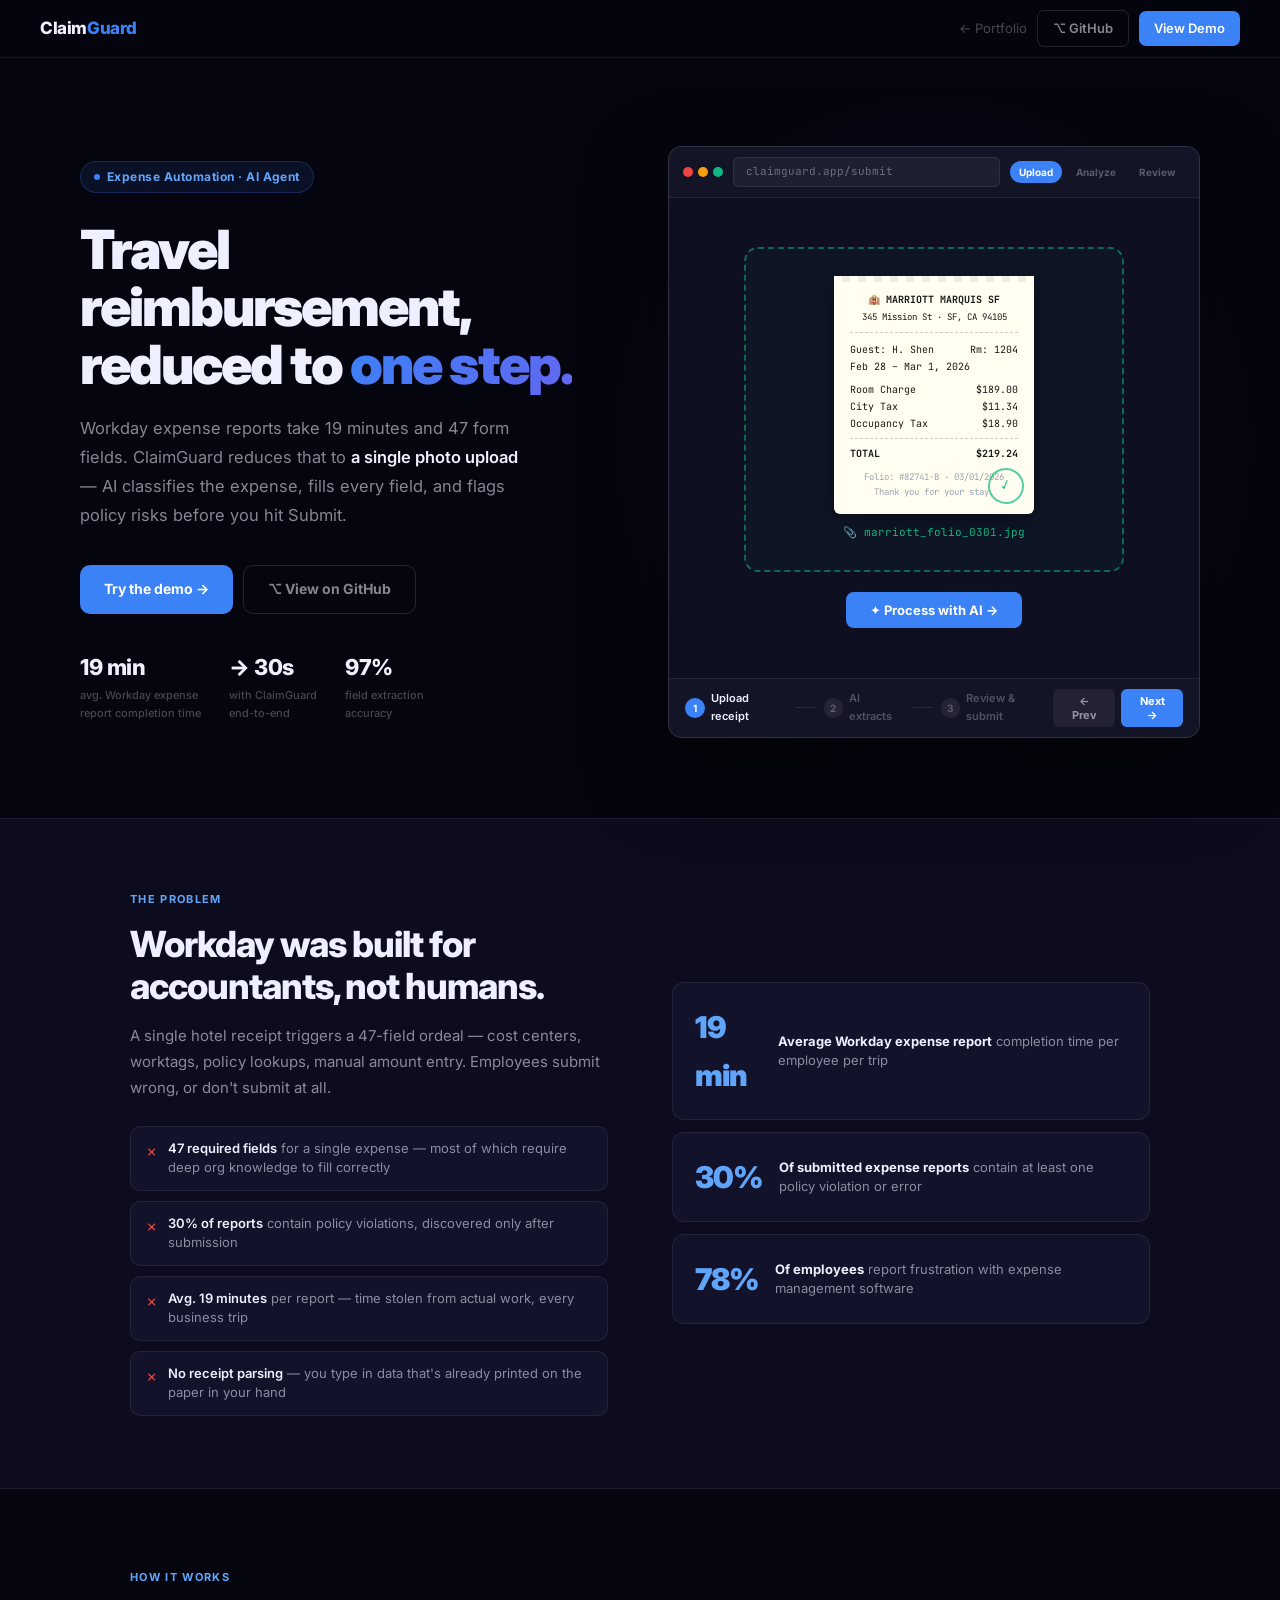
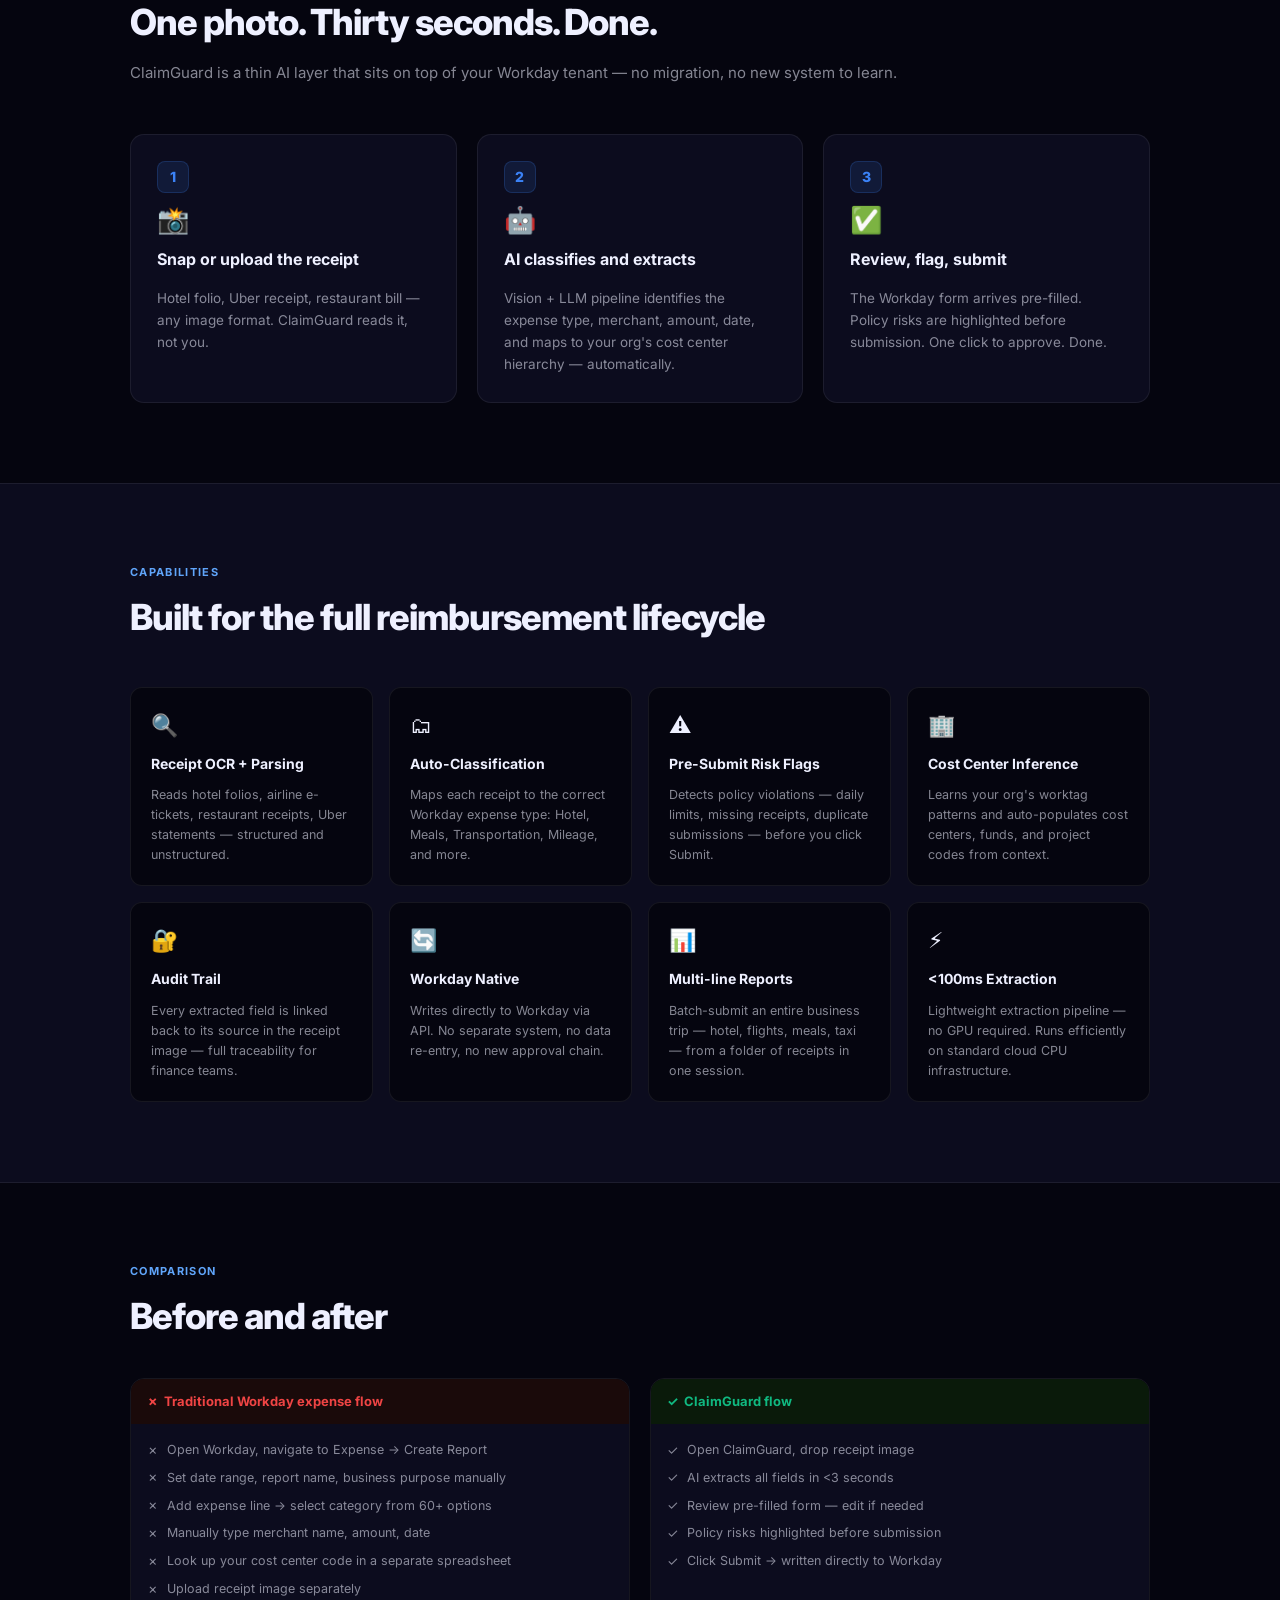
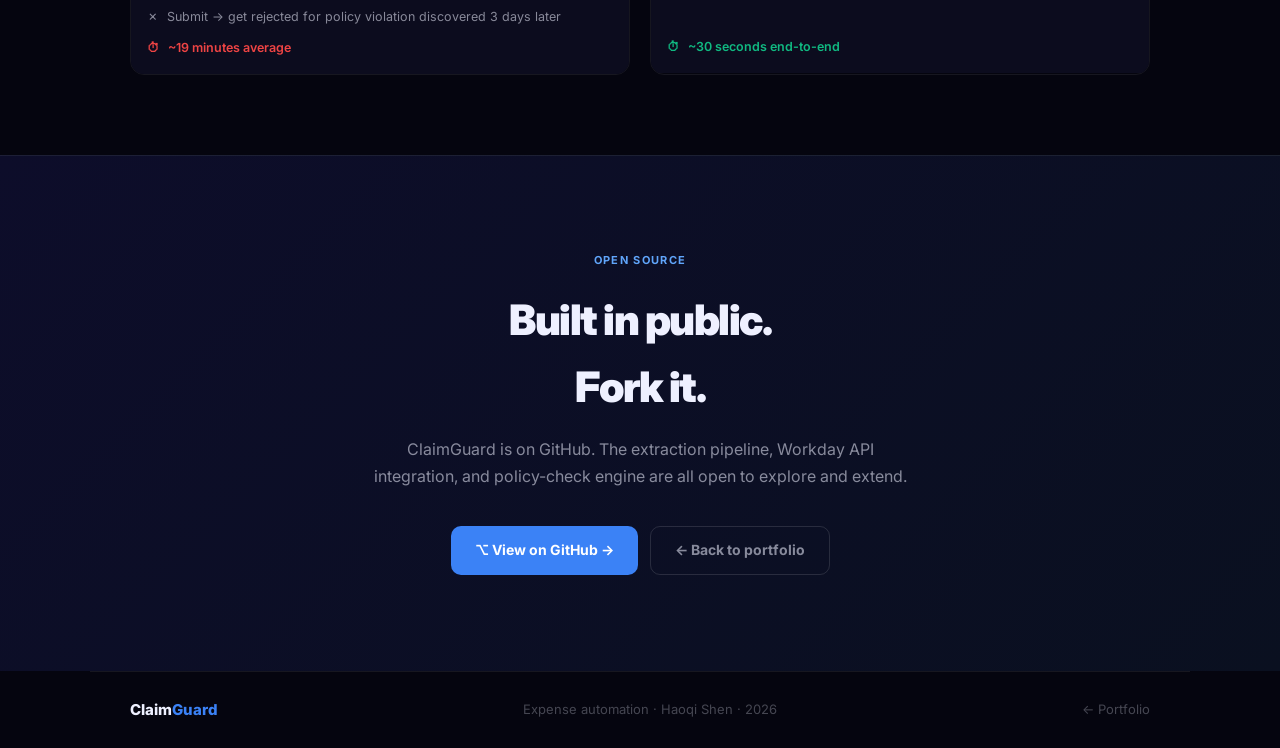
<file: claimguard-landing.html>
<!DOCTYPE html>
<html lang="en">
<head>
  <meta charset="UTF-8"/>
  <meta name="viewport" content="width=device-width, initial-scale=1.0"/>
  <title>ClaimGuard — One receipt. Done.</title>
  <link href="https://fonts.googleapis.com/css2?family=Inter:wght@300;400;500;600;700;800;900&family=JetBrains+Mono:wght@400;500&display=swap" rel="stylesheet">
  <style>
    :root {
      --bg:      #05050f;
      --surface: #0c0c1e;
      --s2:      #12122a;
      --border:  rgba(255,255,255,0.07);
      --border2: rgba(255,255,255,0.12);
      --fg:      #eef0ff;
      --fg2:     rgba(238,240,255,0.55);
      --fg3:     rgba(238,240,255,0.28);
      --blue:    #3b82f6;
      --blue2:   #60a5fa;
      --indigo:  #6366f1;
      --green:   #10b981;
      --amber:   #f59e0b;
      --red:     #ef4444;
      --font:    'Inter', system-ui, sans-serif;
      --mono:    'JetBrains Mono', monospace;

      /* workday-like form colors */
      --wd-bg:     #f3f4f6;
      --wd-white:  #ffffff;
      --wd-border: #e5e7eb;
      --wd-label:  #6b7280;
      --wd-text:   #111827;
      --wd-blue:   #1d4ed8;
      --wd-blue-l: #dbeafe;
      --wd-warn:   #fef3c7;
      --wd-warn-b: #f59e0b;
      --wd-green:  #d1fae5;
      --wd-green-t:#065f46;
    }
    *{margin:0;padding:0;box-sizing:border-box;}
    html{scroll-behavior:smooth;}
    body{font-family:var(--font);background:var(--bg);color:var(--fg);-webkit-font-smoothing:antialiased;line-height:1.6;}

    /* ─── NAV ─── */
    nav{
      position:sticky;top:0;z-index:200;
      height:58px;display:flex;align-items:center;justify-content:space-between;
      padding:0 40px;
      background:rgba(5,5,15,0.88);backdrop-filter:blur(16px);
      border-bottom:1px solid var(--border);
    }
    .nav-logo{font-size:17px;font-weight:800;color:var(--fg);text-decoration:none;letter-spacing:-0.4px;}
    .nav-logo span{color:var(--blue);}
    .nav-r{display:flex;align-items:center;gap:10px;}
    .nav-back{font-size:13px;color:var(--fg3);text-decoration:none;transition:color .15s;}
    .nav-back:hover{color:var(--fg);}
    .nav-btn{
      display:inline-flex;align-items:center;gap:6px;
      font-size:13px;font-weight:600;padding:7px 15px;border-radius:7px;
      text-decoration:none;transition:all .15s;
    }
    .nb-ghost{color:var(--fg2);border:1px solid var(--border2);}
    .nb-ghost:hover{color:var(--fg);border-color:rgba(255,255,255,0.22);}
    .nb-fill{background:var(--blue);color:#fff;}
    .nb-fill:hover{opacity:.87;}

    /* ─── HERO ─── */
    .hero{
      display:grid;grid-template-columns:1fr 1fr;gap:56px;align-items:center;
      max-width:1200px;margin:0 auto;padding:88px 40px 80px;
    }
    .hero-label{
      display:inline-flex;align-items:center;gap:7px;
      background:rgba(59,130,246,0.1);border:1px solid rgba(59,130,246,0.22);
      color:var(--blue2);font-size:12px;font-weight:700;
      padding:5px 13px;border-radius:100px;margin-bottom:28px;letter-spacing:.04em;
    }
    .hero-label::before{content:'';width:6px;height:6px;background:var(--blue);border-radius:50%;animation:blink 2s ease-in-out infinite;}
    @keyframes blink{0%,100%{opacity:1}50%{opacity:.25}}
    .hero h1{
      font-size:clamp(32px,4.5vw,54px);font-weight:900;
      letter-spacing:-2px;line-height:1.07;margin-bottom:20px;
    }
    .hero h1 em{
      font-style:normal;
      background:linear-gradient(135deg,var(--blue),var(--indigo));
      -webkit-background-clip:text;-webkit-text-fill-color:transparent;background-clip:text;
    }
    .hero-sub{font-size:16.5px;color:var(--fg2);line-height:1.75;max-width:440px;margin-bottom:36px;}
    .hero-sub strong{color:var(--fg);font-weight:600;}
    .hero-btns{display:flex;gap:10px;flex-wrap:wrap;margin-bottom:36px;}
    .hero-stats{display:flex;gap:28px;}
    .hstat{display:flex;flex-direction:column;gap:2px;}
    .hstat-n{font-size:22px;font-weight:800;color:var(--fg);letter-spacing:-0.5px;}
    .hstat-l{font-size:11px;color:var(--fg3);font-weight:500;}

    /* ─── DEMO WINDOW ─── */
    .demo-wrap{position:relative;}
    .demo-glow{
      position:absolute;inset:-60px;
      background:radial-gradient(ellipse at 50% 50%,rgba(59,130,246,.14) 0%,transparent 70%);
      pointer-events:none;
    }
    .demo-window{
      position:relative;z-index:1;
      background:#1a1a2e;border-radius:14px;
      border:1px solid rgba(255,255,255,.1);
      box-shadow:0 32px 80px rgba(0,0,0,.55);
      overflow:hidden;
    }
    /* browser chrome */
    .demo-chrome{
      background:#141427;border-bottom:1px solid rgba(255,255,255,.07);
      padding:10px 14px;display:flex;align-items:center;gap:10px;
    }
    .dc-dots{display:flex;gap:5px;}
    .dc-dot{width:10px;height:10px;border-radius:50%;}
    .dc-dot.r{background:#ef4444;}
    .dc-dot.y{background:#f59e0b;}
    .dc-dot.g{background:#10b981;}
    .dc-url{
      flex:1;background:rgba(255,255,255,.05);border:1px solid rgba(255,255,255,.08);
      border-radius:6px;padding:5px 12px;font-size:11px;color:rgba(255,255,255,.35);
      font-family:var(--mono);
    }
    .dc-step-pills{display:flex;gap:5px;}
    .dc-pill{
      font-size:10px;font-weight:700;padding:3px 9px;border-radius:100px;
      cursor:pointer;transition:all .2s;color:rgba(255,255,255,.3);
    }
    .dc-pill.active{background:var(--blue);color:#fff;}

    /* demo body */
    .demo-body{position:relative;min-height:480px;overflow:hidden;}
    .demo-stage{
      position:absolute;inset:0;
      opacity:0;transition:opacity .4s ease;pointer-events:none;
      display:flex;flex-direction:column;
    }
    .demo-stage.active{opacity:1;pointer-events:auto;}

    /* ── STAGE 0: UPLOAD ── */
    .upload-bg{
      flex:1;display:flex;flex-direction:column;align-items:center;justify-content:center;
      background:#0f0f22;padding:24px;gap:20px;
    }
    .upload-zone{
      width:100%;max-width:380px;
      border:2px dashed rgba(59,130,246,.35);border-radius:14px;
      background:rgba(59,130,246,.04);
      display:flex;flex-direction:column;align-items:center;justify-content:center;
      padding:28px;gap:10px;position:relative;overflow:hidden;
    }
    .upload-zone.has-receipt{
      border-color:rgba(16,185,129,.5);background:rgba(16,185,129,.04);
    }
    .upload-icon{font-size:32px;line-height:1;}
    .upload-title{font-size:13px;font-weight:700;color:var(--fg);}
    .upload-sub{font-size:11px;color:var(--fg3);}
    .upload-formats{font-size:10px;color:var(--fg3);font-family:var(--mono);}

    /* CSS receipt */
    .receipt{
      background:#fffef0;border-radius:6px;padding:14px 16px;
      width:200px;box-shadow:0 4px 20px rgba(0,0,0,.4);
      font-family:var(--mono);font-size:10px;color:#1a1a1a;line-height:1.7;
      position:relative;
    }
    .receipt::before{
      content:'';position:absolute;top:-1px;left:0;right:0;height:6px;
      background:repeating-linear-gradient(90deg,#fffef0 0 8px,#f0ede0 8px 16px);
    }
    .receipt-header{text-align:center;font-weight:700;margin-bottom:8px;border-bottom:1px dashed #ccc;padding-bottom:6px;}
    .receipt-row{display:flex;justify-content:space-between;}
    .receipt-total{border-top:1px dashed #ccc;margin-top:6px;padding-top:6px;font-weight:700;display:flex;justify-content:space-between;}
    .receipt-footer{text-align:center;margin-top:8px;font-size:9px;color:#9ca3af;}
    .receipt-stamp{
      position:absolute;bottom:10px;right:10px;
      width:36px;height:36px;border-radius:50%;
      border:2px solid rgba(16,185,129,.7);color:rgba(16,185,129,.9);
      display:flex;align-items:center;justify-content:center;font-size:14px;
      transform:rotate(-15deg);
    }
    .upload-cta{
      background:var(--blue);color:#fff;font-size:13px;font-weight:700;
      padding:10px 24px;border-radius:8px;border:none;cursor:pointer;
      font-family:var(--font);transition:opacity .15s;
    }
    .upload-cta:hover{opacity:.87;}
    .upload-filename{font-size:11px;color:var(--green);font-family:var(--mono);}

    /* ── STAGE 1: PROCESSING ── */
    .proc-bg{
      flex:1;background:#0f0f22;display:flex;flex-direction:column;
      align-items:center;justify-content:center;padding:32px;gap:24px;
    }
    .proc-receipt-mini{
      background:#fffef0;border-radius:6px;padding:10px 14px;
      width:160px;font-family:var(--mono);font-size:9px;color:#374151;line-height:1.6;
      box-shadow:0 2px 12px rgba(0,0,0,.3);
      border-left:3px solid var(--blue);
      position:relative;
    }
    .scan-line{
      position:absolute;left:0;right:0;height:2px;
      background:linear-gradient(90deg,transparent,var(--blue),transparent);
      animation:scanDown 1.4s ease-in-out infinite;
    }
    @keyframes scanDown{0%{top:0;opacity:1}80%{top:100%;opacity:.6}100%{top:100%;opacity:0}}
    .proc-fields{width:100%;max-width:340px;display:flex;flex-direction:column;gap:8px;}
    .proc-field{
      background:var(--s2);border:1px solid var(--border);border-radius:8px;
      padding:9px 12px;display:flex;align-items:center;gap:10px;
      font-size:12px;
    }
    .pf-icon{font-size:14px;width:20px;text-align:center;flex-shrink:0;}
    .pf-label{color:var(--fg3);font-size:11px;flex-shrink:0;min-width:90px;}
    .pf-val{color:var(--fg);font-weight:600;font-family:var(--mono);font-size:11px;flex:1;}
    .pf-status{margin-left:auto;font-size:10px;font-weight:700;flex-shrink:0;}
    .pf-status.done{color:var(--green);}
    .pf-status.working{color:var(--amber);}
    .pf-status.wait{color:var(--fg3);}
    .proc-progress{
      width:100%;max-width:340px;
      background:rgba(255,255,255,.06);border-radius:100px;height:4px;overflow:hidden;
    }
    .proc-bar{
      height:100%;background:linear-gradient(90deg,var(--blue),var(--indigo));
      border-radius:100px;transition:width .4s ease;
    }
    .proc-label{font-size:12px;color:var(--fg2);}

    /* ── STAGE 2: FORM ── */
    .wd-shell{
      flex:1;background:var(--wd-bg);display:flex;flex-direction:column;overflow:hidden;
    }
    /* Workday header */
    .wd-header{
      background:var(--wd-blue);padding:0 16px;height:44px;
      display:flex;align-items:center;justify-content:space-between;flex-shrink:0;
    }
    .wdh-left{display:flex;align-items:center;gap:10px;}
    .wdh-back{font-size:11px;color:rgba(255,255,255,.7);cursor:pointer;display:flex;align-items:center;gap:4px;}
    .wdh-title{font-size:13px;font-weight:700;color:#fff;}
    .wdh-btns{display:flex;gap:6px;}
    .wdh-btn{
      font-size:11px;font-weight:700;padding:5px 12px;border-radius:5px;border:none;cursor:pointer;
      font-family:var(--font);
    }
    .wdh-save{background:rgba(255,255,255,.15);color:#fff;}
    .wdh-submit{background:#fff;color:var(--wd-blue);}
    /* report meta bar */
    .wd-meta{
      background:var(--wd-white);border-bottom:1px solid var(--wd-border);
      padding:10px 16px;display:flex;align-items:center;justify-content:space-between;flex-shrink:0;
    }
    .wd-meta-name{font-size:13px;font-weight:700;color:var(--wd-text);}
    .wd-meta-range{font-size:11px;color:var(--wd-label);margin-top:2px;}
    .wd-total{
      font-size:18px;font-weight:800;color:var(--wd-blue);letter-spacing:-.5px;
    }
    /* body */
    .wd-body{flex:1;overflow-y:auto;padding:12px 16px;display:flex;flex-direction:column;gap:10px;}

    /* risk alert */
    .wd-alert{
      background:var(--wd-warn);border:1px solid #fde68a;border-radius:8px;
      padding:10px 12px;display:flex;gap:10px;align-items:flex-start;
    }
    .wd-alert-icon{font-size:15px;flex-shrink:0;margin-top:1px;}
    .wd-alert-text{font-size:11.5px;color:#78350f;line-height:1.5;}
    .wd-alert-title{font-weight:700;display:block;margin-bottom:2px;}

    /* success alert */
    .wd-success{
      background:var(--wd-green);border:1px solid #6ee7b7;border-radius:8px;
      padding:10px 12px;display:flex;gap:10px;align-items:center;
    }
    .wd-success-text{font-size:11.5px;color:var(--wd-green-t);font-weight:600;}

    /* form card */
    .wd-card{
      background:var(--wd-white);border:1px solid var(--wd-border);border-radius:8px;overflow:hidden;
    }
    .wd-card-header{
      background:#f9fafb;border-bottom:1px solid var(--wd-border);
      padding:9px 14px;display:flex;align-items:center;justify-content:space-between;
    }
    .wd-card-title{font-size:12px;font-weight:700;color:var(--wd-text);}
    .wd-card-badge{
      font-size:10px;font-weight:700;background:var(--wd-warn);
      color:#92400e;border:1px solid #fde68a;padding:2px 8px;border-radius:100px;
      display:flex;align-items:center;gap:4px;
    }
    .wd-card-badge.ok{background:var(--wd-green);color:var(--wd-green-t);border-color:#6ee7b7;}
    .wd-form{padding:12px 14px;display:grid;grid-template-columns:1fr 1fr;gap:10px 16px;}
    .wd-field{display:flex;flex-direction:column;gap:3px;}
    .wd-field.full{grid-column:1/-1;}
    .wd-label{font-size:10px;font-weight:700;color:var(--wd-label);letter-spacing:.04em;text-transform:uppercase;}
    .wd-input{
      background:#f9fafb;border:1px solid var(--wd-border);border-radius:5px;
      padding:6px 9px;font-size:12px;color:var(--wd-text);
      display:flex;align-items:center;justify-content:space-between;
      font-family:var(--font);
    }
    .wd-input.ai-filled{border-color:#93c5fd;background:#eff6ff;}
    .wd-input.warn-filled{border-color:#fcd34d;background:#fffbeb;}
    .wi-check{font-size:11px;color:var(--blue);}
    .wi-warn{font-size:11px;color:var(--amber);}
    .wd-receipt-row{
      grid-column:1/-1;background:#f0fdf4;border:1px solid #6ee7b7;border-radius:5px;
      padding:7px 10px;display:flex;align-items:center;gap:8px;font-size:11px;color:var(--wd-green-t);font-weight:600;
    }

    /* demo step bar */
    .demo-stepbar{
      background:#141427;border-top:1px solid rgba(255,255,255,.07);
      padding:10px 16px;display:flex;align-items:center;justify-content:space-between;
    }
    .dsb-steps{display:flex;gap:8px;align-items:center;}
    .dsb-step{
      display:flex;align-items:center;gap:6px;
      font-size:11px;color:var(--fg3);font-weight:600;cursor:pointer;transition:color .2s;
    }
    .dsb-step.active{color:var(--fg);}
    .dsb-num{
      width:20px;height:20px;border-radius:50%;background:rgba(255,255,255,.07);
      display:flex;align-items:center;justify-content:center;font-size:10px;font-weight:700;
      transition:all .2s;
    }
    .dsb-step.active .dsb-num{background:var(--blue);color:#fff;}
    .dsb-step.done .dsb-num{background:var(--green);color:#fff;}
    .dsb-sep{width:20px;height:1px;background:rgba(255,255,255,.1);}
    .dsb-btns{display:flex;gap:6px;}
    .dsb-btn{
      font-size:11px;font-weight:700;padding:5px 12px;border-radius:6px;border:none;
      cursor:pointer;font-family:var(--font);transition:all .15s;
    }
    .dsb-prev{background:rgba(255,255,255,.06);color:var(--fg2);}
    .dsb-prev:hover{background:rgba(255,255,255,.12);}
    .dsb-next{background:var(--blue);color:#fff;}
    .dsb-next:hover{opacity:.87;}

    /* ─── PROBLEM SECTION ─── */
    .problem{
      background:var(--surface);border-top:1px solid var(--border);border-bottom:1px solid var(--border);
    }
    .problem-inner{max-width:1100px;margin:0 auto;padding:72px 40px;display:grid;grid-template-columns:1fr 1fr;gap:64px;align-items:center;}
    .slabel{font-size:11px;font-weight:700;letter-spacing:.12em;text-transform:uppercase;color:var(--blue2);margin-bottom:16px;}
    .stitle{font-size:clamp(24px,3vw,36px);font-weight:800;letter-spacing:-1px;line-height:1.15;margin-bottom:16px;}
    .ssub{font-size:15px;color:var(--fg2);line-height:1.75;}
    .pain-list{display:flex;flex-direction:column;gap:10px;margin-top:24px;}
    .pain-item{
      background:var(--s2);border:1px solid var(--border);border-radius:10px;
      padding:12px 14px;display:flex;align-items:flex-start;gap:10px;font-size:13px;
    }
    .pain-x{color:var(--red);font-size:15px;flex-shrink:0;margin-top:1px;}
    .pain-text{color:var(--fg2);line-height:1.5;}
    .pain-text strong{color:var(--fg);font-weight:600;}
    .stat-cards{display:flex;flex-direction:column;gap:12px;}
    .stat-card{
      background:var(--s2);border:1px solid var(--border);border-radius:12px;
      padding:20px 22px;display:flex;align-items:center;gap:16px;
    }
    .stat-n{font-size:30px;font-weight:900;letter-spacing:-1px;color:var(--blue2);}
    .stat-l{font-size:13px;color:var(--fg2);line-height:1.5;}
    .stat-l strong{color:var(--fg);}

    /* ─── HOW IT WORKS ─── */
    .hiw{max-width:1100px;margin:0 auto;padding:80px 40px;}
    .steps-row{display:grid;grid-template-columns:repeat(3,1fr);gap:20px;margin-top:48px;}
    .step-card{
      background:var(--surface);border:1px solid var(--border);border-radius:14px;
      padding:26px;display:flex;flex-direction:column;gap:14px;position:relative;overflow:hidden;
    }
    .step-card::after{
      content:'';position:absolute;top:0;left:0;right:0;height:2px;
      background:linear-gradient(90deg,var(--blue),var(--indigo));
      opacity:0;transition:opacity .2s;
    }
    .step-card:hover::after{opacity:1;}
    .step-num{width:32px;height:32px;border-radius:8px;background:rgba(59,130,246,.12);border:1px solid rgba(59,130,246,.2);display:flex;align-items:center;justify-content:center;font-size:14px;font-weight:800;color:var(--blue);}
    .step-icon{font-size:26px;line-height:1;}
    .step-title{font-size:16px;font-weight:700;}
    .step-desc{font-size:13.5px;color:var(--fg2);line-height:1.65;}

    /* ─── FEATURES ─── */
    .features{
      background:var(--surface);border-top:1px solid var(--border);border-bottom:1px solid var(--border);
    }
    .features-inner{max-width:1100px;margin:0 auto;padding:80px 40px;}
    .feat-grid{display:grid;grid-template-columns:repeat(4,1fr);gap:16px;margin-top:48px;}
    .feat-card{
      background:var(--bg);border:1px solid var(--border);border-radius:12px;
      padding:20px;display:flex;flex-direction:column;gap:10px;
    }
    .feat-icon{font-size:22px;}
    .feat-title{font-size:14px;font-weight:700;}
    .feat-desc{font-size:12.5px;color:var(--fg2);line-height:1.6;}

    /* ─── BEFORE / AFTER ─── */
    .ba{max-width:1100px;margin:0 auto;padding:80px 40px;}
    .ba-grid{display:grid;grid-template-columns:1fr 1fr;gap:20px;margin-top:40px;}
    .ba-card{border-radius:14px;overflow:hidden;border:1px solid var(--border);}
    .ba-header{
      padding:12px 16px;display:flex;align-items:center;gap:8px;font-size:13px;font-weight:700;
    }
    .ba-before .ba-header{background:#1a0a0a;color:#ef4444;}
    .ba-after  .ba-header{background:#0a1a0a;color:#10b981;}
    .ba-body{background:var(--surface);padding:16px;display:flex;flex-direction:column;gap:7px;}
    .ba-row{display:flex;align-items:center;gap:8px;font-size:12.5px;color:var(--fg2);}
    .ba-dot{font-size:13px;flex-shrink:0;}

    /* ─── CTA ─── */
    .cta-section{
      background:linear-gradient(135deg,#0d0d2a,#0a1020);
      border-top:1px solid var(--border);
    }
    .cta-inner{max-width:620px;margin:0 auto;padding:96px 40px;text-align:center;}
    .cta-title{font-size:clamp(28px,4vw,42px);font-weight:900;letter-spacing:-1.5px;margin-bottom:16px;}
    .cta-sub{font-size:16px;color:var(--fg2);margin-bottom:36px;line-height:1.7;}
    .cta-btns{display:flex;gap:12px;justify-content:center;flex-wrap:wrap;}
    .cta-btn{
      display:inline-flex;align-items:center;gap:7px;
      font-size:14px;font-weight:700;padding:12px 24px;border-radius:10px;text-decoration:none;transition:all .15s;
    }
    .cta-primary{background:var(--blue);color:#fff;}
    .cta-primary:hover{opacity:.87;}
    .cta-ghost{background:transparent;color:var(--fg2);border:1px solid var(--border2);}
    .cta-ghost:hover{color:var(--fg);}

    /* ─── FOOTER ─── */
    footer{
      border-top:1px solid var(--border);padding:26px 40px;
      display:flex;align-items:center;justify-content:space-between;
      max-width:1100px;margin:0 auto;
    }
    .fl-logo{font-size:15px;font-weight:800;color:var(--fg);}
    .fl-logo span{color:var(--blue);}
    .fl-copy{font-size:13px;color:var(--fg3);}
    .fl-back{font-size:13px;color:var(--fg3);text-decoration:none;transition:color .15s;}
    .fl-back:hover{color:var(--fg);}

    @media(max-width:900px){
      .hero{grid-template-columns:1fr;gap:40px;padding:72px 24px 60px;}
      .problem-inner{grid-template-columns:1fr;gap:40px;padding:60px 24px;}
      .steps-row{grid-template-columns:1fr;padding:0 24px;}
      .feat-grid{grid-template-columns:1fr 1fr;padding:0 24px;}
      .ba-grid{grid-template-columns:1fr;}
      .hiw,.ba{padding:60px 24px;}
      .features-inner{padding:60px 24px;}
      footer{padding:24px;}
      nav{padding:0 20px;}
    }
  </style>
</head>
<body>

<!-- NAV -->
<nav>
  <a href="#" class="nav-logo">Claim<span>Guard</span></a>
  <div class="nav-r">
    <a href="index.html" class="nav-back">← Portfolio</a>
    <a href="https://github.com/haoqi-shen/ClaimGuard" target="_blank" class="nav-btn nb-ghost">⌥ GitHub</a>
    <a href="#demo" class="nav-btn nb-fill">View Demo</a>
  </div>
</nav>

<!-- HERO -->
<div class="hero">
  <div>
    <div class="hero-label">Expense Automation · AI Agent</div>
    <h1>Travel reimbursement,<br>reduced to <em>one step.</em></h1>
    <p class="hero-sub">
      Workday expense reports take 19 minutes and 47 form fields. ClaimGuard reduces that to
      <strong>a single photo upload</strong> — AI classifies the expense, fills every field,
      and flags policy risks before you hit Submit.
    </p>
    <div class="hero-btns">
      <a href="#demo" class="cta-btn cta-primary">Try the demo →</a>
      <a href="https://github.com/haoqi-shen/ClaimGuard" target="_blank" class="cta-btn cta-ghost">⌥ View on GitHub</a>
    </div>
    <div class="hero-stats">
      <div class="hstat"><span class="hstat-n">19 min</span><span class="hstat-l">avg. Workday expense<br>report completion time</span></div>
      <div class="hstat"><span class="hstat-n">→ 30s</span><span class="hstat-l">with ClaimGuard<br>end-to-end</span></div>
      <div class="hstat"><span class="hstat-n">97%</span><span class="hstat-l">field extraction<br>accuracy</span></div>
    </div>
  </div>

  <!-- DEMO WINDOW -->
  <div class="demo-wrap" id="demo">
    <div class="demo-glow"></div>
    <div class="demo-window">
      <!-- browser chrome -->
      <div class="demo-chrome">
        <div class="dc-dots">
          <div class="dc-dot r"></div>
          <div class="dc-dot y"></div>
          <div class="dc-dot g"></div>
        </div>
        <div class="dc-url">claimguard.app/submit</div>
        <div class="dc-step-pills">
          <div class="dc-pill active" data-s="0" onclick="goStep(0)">Upload</div>
          <div class="dc-pill" data-s="1" onclick="goStep(1)">Analyze</div>
          <div class="dc-pill" data-s="2" onclick="goStep(2)">Review</div>
        </div>
      </div>

      <!-- demo stages -->
      <div class="demo-body">

        <!-- STAGE 0: UPLOAD -->
        <div class="demo-stage active" id="stage-0">
          <div class="upload-bg">
            <div class="upload-zone has-receipt">
              <!-- CSS receipt -->
              <div class="receipt">
                <div class="receipt-header">
                  🏨 MARRIOTT MARQUIS SF<br>
                  <span style="font-weight:400;font-size:9px">345 Mission St · SF, CA 94105</span>
                </div>
                <div class="receipt-row"><span>Guest: H. Shen</span><span>Rm: 1204</span></div>
                <div class="receipt-row"><span>Feb 28 – Mar 1, 2026</span></div>
                <div style="height:6px"></div>
                <div class="receipt-row"><span>Room Charge</span><span>$189.00</span></div>
                <div class="receipt-row"><span>City Tax</span><span>$11.34</span></div>
                <div class="receipt-row"><span>Occupancy Tax</span><span>$18.90</span></div>
                <div class="receipt-total"><span>TOTAL</span><span>$219.24</span></div>
                <div class="receipt-footer">
                  Folio: #82741-B · 03/01/2026<br>
                  Thank you for your stay.
                </div>
                <div class="receipt-stamp">✓</div>
              </div>
              <div class="upload-filename">📎 marriott_folio_0301.jpg</div>
            </div>
            <button class="upload-cta" onclick="goStep(1)">✦ Process with AI →</button>
          </div>
        </div>

        <!-- STAGE 1: PROCESSING -->
        <div class="demo-stage" id="stage-1">
          <div class="proc-bg">
            <div class="proc-receipt-mini">
              <div class="scan-line"></div>
              <div style="font-weight:700;margin-bottom:6px;text-align:center">MARRIOTT MARQUIS SF</div>
              <div>Room Charge · $189.00</div>
              <div>City Tax · $11.34</div>
              <div>Occupancy Tax · $18.90</div>
              <div style="font-weight:700;margin-top:4px">TOTAL · $219.24</div>
            </div>
            <div class="proc-fields" id="proc-fields">
              <div class="proc-field">
                <span class="pf-icon">🗂</span>
                <span class="pf-label">Expense Type</span>
                <span class="pf-val" id="pf-0">—</span>
                <span class="pf-status" id="ps-0">⌛</span>
              </div>
              <div class="proc-field">
                <span class="pf-icon">💰</span>
                <span class="pf-label">Amount</span>
                <span class="pf-val" id="pf-1">—</span>
                <span class="pf-status" id="ps-1">⌛</span>
              </div>
              <div class="proc-field">
                <span class="pf-icon">🏢</span>
                <span class="pf-label">Merchant</span>
                <span class="pf-val" id="pf-2">—</span>
                <span class="pf-status" id="ps-2">⌛</span>
              </div>
              <div class="proc-field">
                <span class="pf-icon">📅</span>
                <span class="pf-label">Date</span>
                <span class="pf-val" id="pf-3">—</span>
                <span class="pf-status" id="ps-3">⌛</span>
              </div>
              <div class="proc-field">
                <span class="pf-icon">🔍</span>
                <span class="pf-label">Policy Check</span>
                <span class="pf-val" id="pf-4">—</span>
                <span class="pf-status" id="ps-4">⌛</span>
              </div>
            </div>
            <div class="proc-progress">
              <div class="proc-bar" id="proc-bar" style="width:0%"></div>
            </div>
            <div class="proc-label" id="proc-status">Initializing AI extraction...</div>
          </div>
        </div>

        <!-- STAGE 2: FILLED FORM -->
        <div class="demo-stage" id="stage-2">
          <div class="wd-shell">
            <!-- Workday header -->
            <div class="wd-header">
              <div class="wdh-left">
                <span class="wdh-back">‹ Reports</span>
                <span class="wdh-title">Create Expense Report</span>
              </div>
              <div class="wdh-btns">
                <button class="wdh-btn wdh-save">Save Draft</button>
                <button class="wdh-btn wdh-submit">Submit →</button>
              </div>
            </div>
            <!-- report meta -->
            <div class="wd-meta">
              <div>
                <div class="wd-meta-name">Q1 Client Summit — San Francisco</div>
                <div class="wd-meta-range">Feb 28, 2026 – Mar 1, 2026 · 1 expense line</div>
              </div>
              <div class="wd-total">$219.24</div>
            </div>
            <!-- body -->
            <div class="wd-body">
              <!-- risk alert -->
              <div class="wd-alert">
                <span class="wd-alert-icon">⚠️</span>
                <div class="wd-alert-text">
                  <span class="wd-alert-title">Policy Alert · Auto-detected</span>
                  Hotel rate ($219.24/night) exceeds company limit of $200.00. Attach manager pre-approval before submitting, or this claim may be partially rejected.
                </div>
              </div>
              <!-- success -->
              <div class="wd-success">
                <span>✅</span>
                <span class="wd-success-text">Receipt matched · All required fields auto-populated · Audit trail ready</span>
              </div>
              <!-- expense line card -->
              <div class="wd-card">
                <div class="wd-card-header">
                  <span class="wd-card-title">Expense Line #1 — Hotel / Lodging</span>
                  <span class="wd-card-badge">⚠ Over policy limit</span>
                </div>
                <div class="wd-form">
                  <div class="wd-field">
                    <span class="wd-label">Date *</span>
                    <div class="wd-input ai-filled">03/01/2026 <span class="wi-check">✓</span></div>
                  </div>
                  <div class="wd-field">
                    <span class="wd-label">Expense Type *</span>
                    <div class="wd-input ai-filled">Hotel / Lodging <span class="wi-check">✓</span></div>
                  </div>
                  <div class="wd-field">
                    <span class="wd-label">Merchant *</span>
                    <div class="wd-input ai-filled">Marriott Marquis SF <span class="wi-check">✓</span></div>
                  </div>
                  <div class="wd-field">
                    <span class="wd-label">Amount *</span>
                    <div class="wd-input warn-filled">$219.24 USD <span class="wi-warn">⚠</span></div>
                  </div>
                  <div class="wd-field full">
                    <span class="wd-label">Business Purpose *</span>
                    <div class="wd-input ai-filled">Business Travel — Q1 Client Summit <span class="wi-check">✓</span></div>
                  </div>
                  <div class="wd-field">
                    <span class="wd-label">Cost Center *</span>
                    <div class="wd-input ai-filled">CORP-TECH-2025 <span class="wi-check">✓</span></div>
                  </div>
                  <div class="wd-field">
                    <span class="wd-label">Billing Project</span>
                    <div class="wd-input ai-filled">SALES-Q1-26 <span class="wi-check">✓</span></div>
                  </div>
                  <div class="wd-receipt-row">
                    📎 marriott_folio_0301.jpg attached · Receipt verified · $219.24
                  </div>
                </div>
              </div>
            </div>
          </div>
        </div>

      </div><!-- /demo-body -->

      <!-- step bar -->
      <div class="demo-stepbar">
        <div class="dsb-steps">
          <div class="dsb-step active" id="dsb-0" onclick="goStep(0)">
            <div class="dsb-num">1</div>Upload receipt
          </div>
          <div class="dsb-sep"></div>
          <div class="dsb-step" id="dsb-1" onclick="goStep(1)">
            <div class="dsb-num">2</div>AI extracts
          </div>
          <div class="dsb-sep"></div>
          <div class="dsb-step" id="dsb-2" onclick="goStep(2)">
            <div class="dsb-num">3</div>Review &amp; submit
          </div>
        </div>
        <div class="dsb-btns">
          <button class="dsb-btn dsb-prev" onclick="prevStep()">← Prev</button>
          <button class="dsb-btn dsb-next" id="next-btn" onclick="nextStep()">Next →</button>
        </div>
      </div>

    </div><!-- /demo-window -->
  </div><!-- /demo-wrap -->
</div><!-- /hero -->

<!-- PROBLEM -->
<div class="problem">
  <div class="problem-inner">
    <div>
      <div class="slabel">The problem</div>
      <div class="stitle">Workday was built for accountants, not humans.</div>
      <p class="ssub">A single hotel receipt triggers a 47-field ordeal — cost centers, worktags, policy lookups, manual amount entry. Employees submit wrong, or don't submit at all.</p>
      <div class="pain-list">
        <div class="pain-item">
          <span class="pain-x">✗</span>
          <span class="pain-text"><strong>47 required fields</strong> for a single expense — most of which require deep org knowledge to fill correctly</span>
        </div>
        <div class="pain-item">
          <span class="pain-x">✗</span>
          <span class="pain-text"><strong>30% of reports</strong> contain policy violations, discovered only after submission</span>
        </div>
        <div class="pain-item">
          <span class="pain-x">✗</span>
          <span class="pain-text"><strong>Avg. 19 minutes</strong> per report — time stolen from actual work, every business trip</span>
        </div>
        <div class="pain-item">
          <span class="pain-x">✗</span>
          <span class="pain-text"><strong>No receipt parsing</strong> — you type in data that's already printed on the paper in your hand</span>
        </div>
      </div>
    </div>
    <div class="stat-cards">
      <div class="stat-card">
        <div class="stat-n">19 min</div>
        <div class="stat-l"><strong>Average Workday expense report</strong> completion time per employee per trip</div>
      </div>
      <div class="stat-card">
        <div class="stat-n">30%</div>
        <div class="stat-l"><strong>Of submitted expense reports</strong> contain at least one policy violation or error</div>
      </div>
      <div class="stat-card">
        <div class="stat-n">78%</div>
        <div class="stat-l"><strong>Of employees</strong> report frustration with expense management software</div>
      </div>
    </div>
  </div>
</div>

<!-- HOW IT WORKS -->
<div class="hiw">
  <div style="max-width:1100px;margin:0 auto;">
    <div class="slabel">How it works</div>
    <div class="stitle">One photo. Thirty seconds. Done.</div>
    <p class="ssub">ClaimGuard is a thin AI layer that sits on top of your Workday tenant — no migration, no new system to learn.</p>
    <div class="steps-row">
      <div class="step-card">
        <div class="step-num">1</div>
        <div class="step-icon">📸</div>
        <div class="step-title">Snap or upload the receipt</div>
        <div class="step-desc">Hotel folio, Uber receipt, restaurant bill — any image format. ClaimGuard reads it, not you.</div>
      </div>
      <div class="step-card">
        <div class="step-num">2</div>
        <div class="step-icon">🤖</div>
        <div class="step-title">AI classifies and extracts</div>
        <div class="step-desc">Vision + LLM pipeline identifies the expense type, merchant, amount, date, and maps to your org's cost center hierarchy — automatically.</div>
      </div>
      <div class="step-card">
        <div class="step-num">3</div>
        <div class="step-icon">✅</div>
        <div class="step-title">Review, flag, submit</div>
        <div class="step-desc">The Workday form arrives pre-filled. Policy risks are highlighted before submission. One click to approve. Done.</div>
      </div>
    </div>
  </div>
</div>

<!-- FEATURES -->
<div class="features">
  <div class="features-inner">
    <div class="slabel">Capabilities</div>
    <div class="stitle">Built for the full reimbursement lifecycle</div>
    <div class="feat-grid">
      <div class="feat-card">
        <div class="feat-icon">🔍</div>
        <div class="feat-title">Receipt OCR + Parsing</div>
        <div class="feat-desc">Reads hotel folios, airline e-tickets, restaurant receipts, Uber statements — structured and unstructured.</div>
      </div>
      <div class="feat-card">
        <div class="feat-icon">🗂</div>
        <div class="feat-title">Auto-Classification</div>
        <div class="feat-desc">Maps each receipt to the correct Workday expense type: Hotel, Meals, Transportation, Mileage, and more.</div>
      </div>
      <div class="feat-card">
        <div class="feat-icon">⚠️</div>
        <div class="feat-title">Pre-Submit Risk Flags</div>
        <div class="feat-desc">Detects policy violations — daily limits, missing receipts, duplicate submissions — before you click Submit.</div>
      </div>
      <div class="feat-card">
        <div class="feat-icon">🏢</div>
        <div class="feat-title">Cost Center Inference</div>
        <div class="feat-desc">Learns your org's worktag patterns and auto-populates cost centers, funds, and project codes from context.</div>
      </div>
      <div class="feat-card">
        <div class="feat-icon">🔐</div>
        <div class="feat-title">Audit Trail</div>
        <div class="feat-desc">Every extracted field is linked back to its source in the receipt image — full traceability for finance teams.</div>
      </div>
      <div class="feat-card">
        <div class="feat-icon">🔄</div>
        <div class="feat-title">Workday Native</div>
        <div class="feat-desc">Writes directly to Workday via API. No separate system, no data re-entry, no new approval chain.</div>
      </div>
      <div class="feat-card">
        <div class="feat-icon">📊</div>
        <div class="feat-title">Multi-line Reports</div>
        <div class="feat-desc">Batch-submit an entire business trip — hotel, flights, meals, taxi — from a folder of receipts in one session.</div>
      </div>
      <div class="feat-card">
        <div class="feat-icon">⚡</div>
        <div class="feat-title">&lt;100ms Extraction</div>
        <div class="feat-desc">Lightweight extraction pipeline — no GPU required. Runs efficiently on standard cloud CPU infrastructure.</div>
      </div>
    </div>
  </div>
</div>

<!-- BEFORE / AFTER -->
<div class="ba">
  <div style="max-width:1100px;margin:0 auto;">
    <div class="slabel">Comparison</div>
    <div class="stitle">Before and after</div>
    <div class="ba-grid">
      <div class="ba-card ba-before">
        <div class="ba-header">✗ &nbsp;Traditional Workday expense flow</div>
        <div class="ba-body">
          <div class="ba-row"><span class="ba-dot">✗</span>Open Workday, navigate to Expense → Create Report</div>
          <div class="ba-row"><span class="ba-dot">✗</span>Set date range, report name, business purpose manually</div>
          <div class="ba-row"><span class="ba-dot">✗</span>Add expense line → select category from 60+ options</div>
          <div class="ba-row"><span class="ba-dot">✗</span>Manually type merchant name, amount, date</div>
          <div class="ba-row"><span class="ba-dot">✗</span>Look up your cost center code in a separate spreadsheet</div>
          <div class="ba-row"><span class="ba-dot">✗</span>Upload receipt image separately</div>
          <div class="ba-row"><span class="ba-dot">✗</span>Submit → get rejected for policy violation discovered 3 days later</div>
          <div class="ba-row" style="color:#ef4444;font-weight:600;margin-top:4px"><span>⏱</span>~19 minutes average</div>
        </div>
      </div>
      <div class="ba-card ba-after">
        <div class="ba-header">✓ &nbsp;ClaimGuard flow</div>
        <div class="ba-body">
          <div class="ba-row"><span class="ba-dot">✓</span>Open ClaimGuard, drop receipt image</div>
          <div class="ba-row"><span class="ba-dot">✓</span>AI extracts all fields in &lt;3 seconds</div>
          <div class="ba-row"><span class="ba-dot">✓</span>Review pre-filled form — edit if needed</div>
          <div class="ba-row"><span class="ba-dot">✓</span>Policy risks highlighted before submission</div>
          <div class="ba-row"><span class="ba-dot">✓</span>Click Submit → written directly to Workday</div>
          <div class="ba-row" style="height:20px"></div>
          <div class="ba-row" style="height:20px"></div>
          <div class="ba-row" style="color:#10b981;font-weight:600;margin-top:4px"><span>⏱</span>~30 seconds end-to-end</div>
        </div>
      </div>
    </div>
  </div>
</div>

<!-- CTA -->
<div class="cta-section">
  <div class="cta-inner">
    <div class="slabel" style="text-align:center">Open source</div>
    <div class="cta-title">Built in public.<br>Fork it.</div>
    <p class="cta-sub">ClaimGuard is on GitHub. The extraction pipeline, Workday API integration, and policy-check engine are all open to explore and extend.</p>
    <div class="cta-btns">
      <a href="https://github.com/haoqi-shen/ClaimGuard" target="_blank" class="cta-btn cta-primary">⌥ View on GitHub →</a>
      <a href="index.html" class="cta-btn cta-ghost">← Back to portfolio</a>
    </div>
  </div>
</div>

<footer>
  <span class="fl-logo">Claim<span>Guard</span></span>
  <span class="fl-copy">Expense automation · Haoqi Shen · 2026</span>
  <a href="index.html" class="fl-back">← Portfolio</a>
</footer>

<script>
/* ─── DEMO LOGIC ─── */
let curStep = 0;
let autoTimer = null;

const stages  = [0,1,2].map(i => document.getElementById('stage-'+i));
const dsbSteps= [0,1,2].map(i => document.getElementById('dsb-'+i));
const pills   = document.querySelectorAll('.dc-pill');
const nextBtn = document.getElementById('next-btn');

function goStep(n) {
  clearTimeout(autoTimer);
  stages[curStep].classList.remove('active');
  dsbSteps[curStep].classList.remove('active');
  pills[curStep].classList.remove('active');

  curStep = n;
  stages[curStep].classList.add('active');
  dsbSteps[curStep].classList.add('active');
  pills[curStep].classList.add('active');

  // mark previous as done
  [0,1,2].forEach(i => {
    if(i < curStep) dsbSteps[i].classList.add('done');
    else dsbSteps[i].classList.remove('done');
  });

  nextBtn.textContent = curStep === 2 ? '↺ Restart' : 'Next →';

  if(curStep === 1) runProcessing();
  else scheduleAuto();
}

function nextStep() {
  if(curStep === 2) { goStep(0); return; }
  goStep(curStep + 1);
}
function prevStep() { if(curStep > 0) goStep(curStep - 1); }

function scheduleAuto() {
  const delay = curStep === 0 ? 5000 : 4000;
  autoTimer = setTimeout(() => {
    if(curStep < 2) nextStep();
    else { goStep(0); scheduleAuto(); }
  }, delay);
}

/* Processing animation */
const procData = [
  { id: 'pf-0', sid: 'ps-0', val: 'Hotel / Lodging', delay: 300  },
  { id: 'pf-1', sid: 'ps-1', val: '$219.24 USD',     delay: 700  },
  { id: 'pf-2', sid: 'ps-2', val: 'Marriott SF',     delay: 1100 },
  { id: 'pf-3', sid: 'ps-3', val: '03/01/2026',      delay: 1500 },
  { id: 'pf-4', sid: 'ps-4', val: '⚠ Policy alert',  delay: 1900 },
];
const procStatuses = [
  { t: 300,  pct: 20, msg: 'Reading receipt image...'         },
  { t: 700,  pct: 45, msg: 'Extracting expense fields...'     },
  { t: 1100, pct: 62, msg: 'Identifying merchant...'          },
  { t: 1500, pct: 78, msg: 'Mapping to Workday categories...' },
  { t: 1900, pct: 90, msg: 'Running policy check...'          },
  { t: 2400, pct: 100,msg: 'Done! Form ready to review.'      },
];
let procTimers = [];

function runProcessing() {
  // reset
  procData.forEach(d => {
    document.getElementById(d.id).textContent = '—';
    document.getElementById(d.sid).textContent = '⌛';
    document.getElementById(d.sid).className = 'pf-status wait';
  });
  document.getElementById('proc-bar').style.width = '0%';
  document.getElementById('proc-status').textContent = 'Initializing AI extraction...';

  procTimers.forEach(clearTimeout);
  procTimers = [];

  procData.forEach(d => {
    procTimers.push(setTimeout(() => {
      const el = document.getElementById(d.id);
      const st = document.getElementById(d.sid);
      el.textContent = d.val;
      st.textContent = d.id === 'pf-4' ? '⚠' : '✓';
      st.className = 'pf-status ' + (d.id === 'pf-4' ? 'working' : 'done');
    }, d.delay));
  });

  procStatuses.forEach(s => {
    procTimers.push(setTimeout(() => {
      document.getElementById('proc-bar').style.width = s.pct + '%';
      document.getElementById('proc-status').textContent = s.msg;
    }, s.t));
  });

  // auto-advance to step 2
  procTimers.push(setTimeout(() => goStep(2), 2900));
}

// Start auto-play
scheduleAuto();
</script>

</body>
</html>
</file>
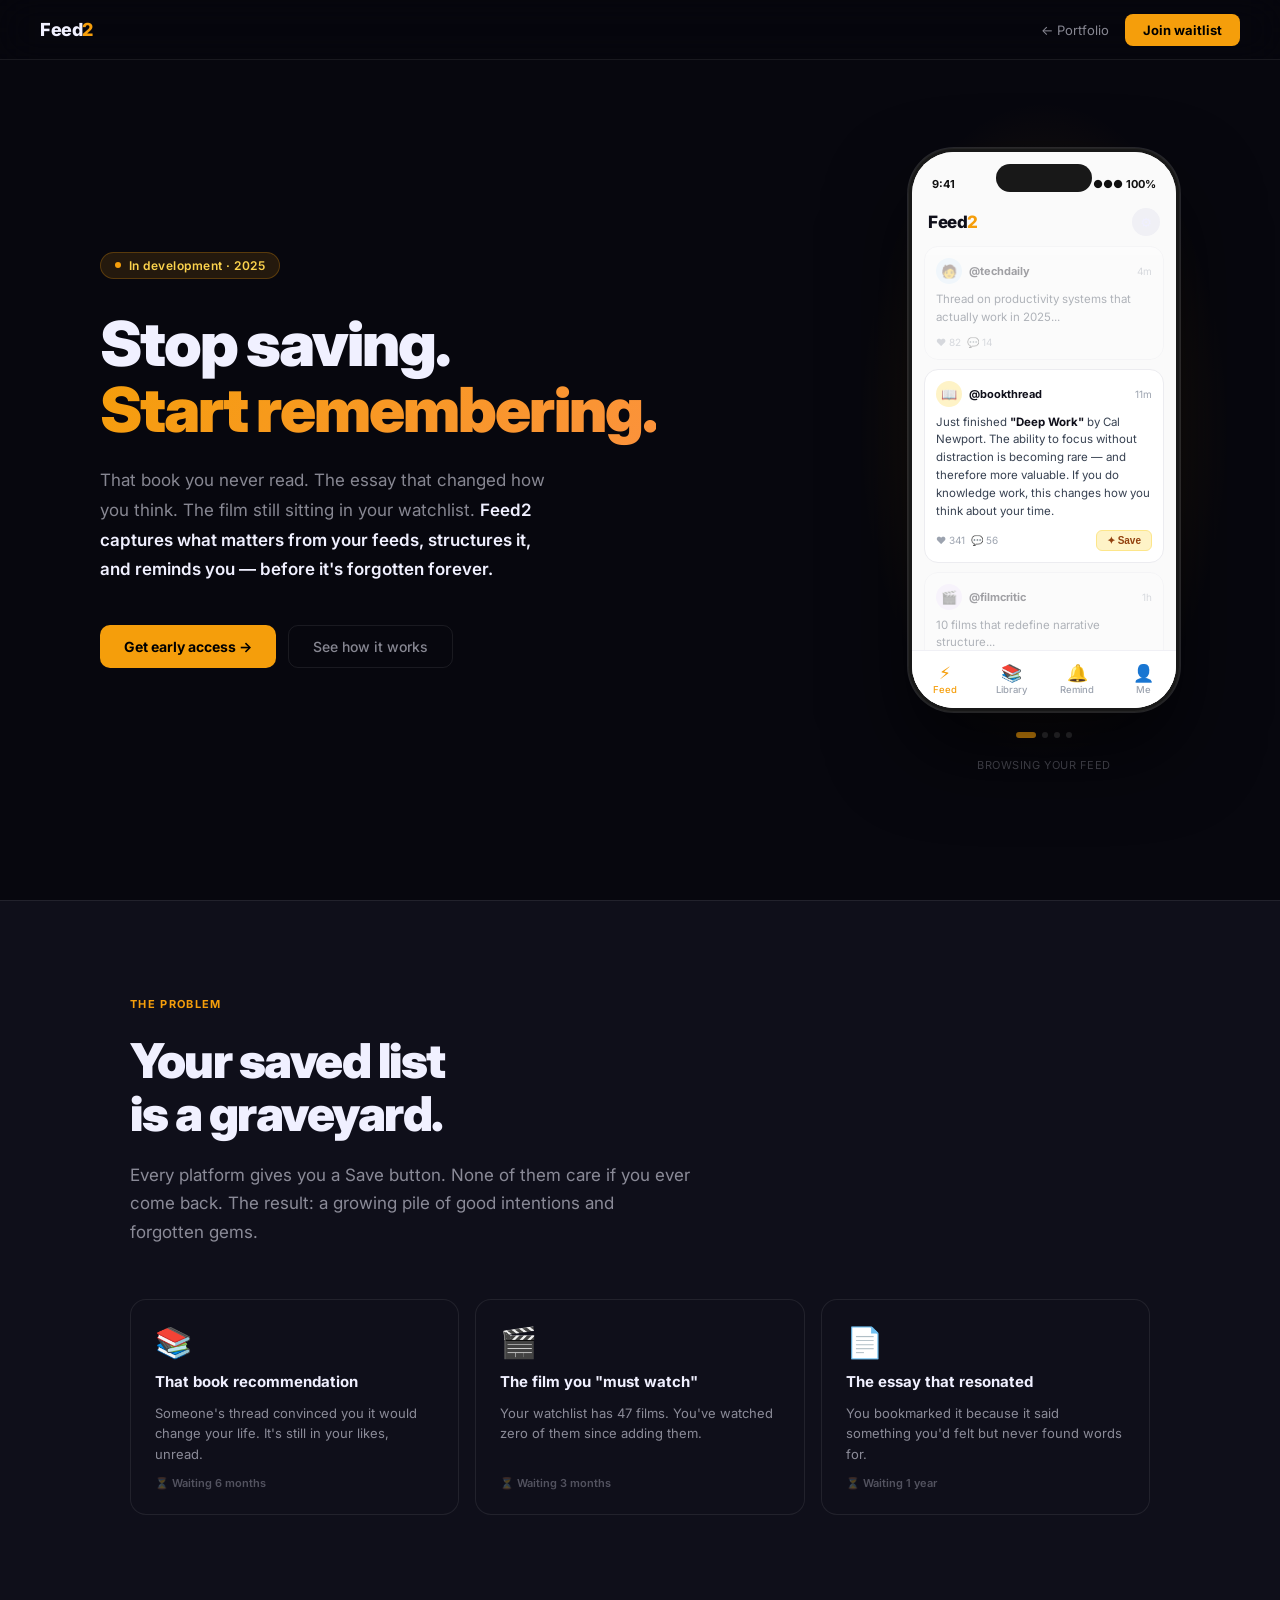
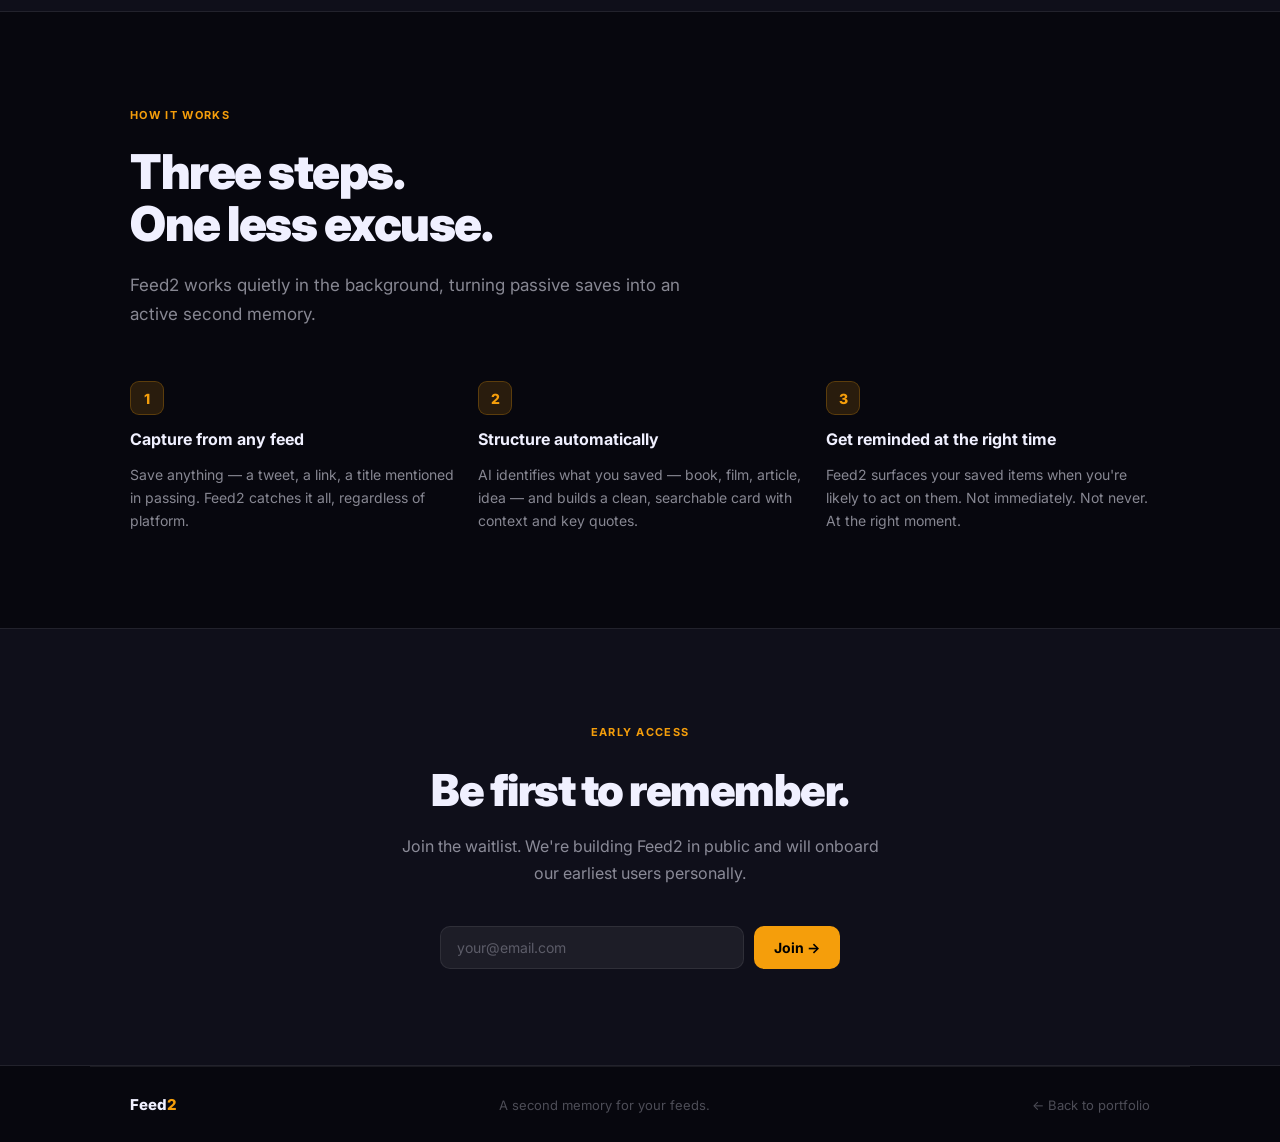
<file: feed2-landing.html>
<!DOCTYPE html>
<html lang="en">
<head>
  <meta charset="UTF-8" />
  <meta name="viewport" content="width=device-width, initial-scale=1.0" />
  <title>Feed2 — Remember what matters</title>
  <link href="https://fonts.googleapis.com/css2?family=Inter:wght@300;400;500;600;700;800;900&display=swap" rel="stylesheet">
  <style>
    :root {
      --bg: #07070e;
      --surface: #0f0f1a;
      --border: rgba(255,255,255,0.08);
      --fg: #f0f0ff;
      --fg2: rgba(240,240,255,0.55);
      --fg3: rgba(240,240,255,0.3);
      --amber: #f59e0b;
      --amber2: #fcd34d;
      --orange: #fb923c;
      --font: 'Inter', system-ui, sans-serif;
    }
    * { margin:0; padding:0; box-sizing:border-box; }
    html { scroll-behavior:smooth; }
    body { font-family:var(--font); background:var(--bg); color:var(--fg); -webkit-font-smoothing:antialiased; }

    /* NAV */
    nav {
      position:fixed; top:0; left:0; right:0; z-index:100;
      height:60px; display:flex; align-items:center; justify-content:space-between;
      padding:0 40px;
      background:rgba(7,7,14,0.85); backdrop-filter:blur(20px);
      border-bottom:1px solid var(--border);
    }
    .nav-logo { font-size:18px; font-weight:800; letter-spacing:-0.5px; text-decoration:none; color:var(--fg); }
    .nav-logo span { color:var(--amber); }
    .nav-right { display:flex; gap:16px; align-items:center; }
    .nav-back { font-size:13px; color:var(--fg2); text-decoration:none; transition:color 0.15s; }
    .nav-back:hover { color:var(--fg); }
    .btn-waitlist {
      background:var(--amber); color:#000; font-size:13px; font-weight:700;
      padding:8px 18px; border-radius:8px; text-decoration:none; transition:opacity 0.15s;
    }
    .btn-waitlist:hover { opacity:0.85; }

    /* HERO */
    .hero {
      min-height:100vh; display:flex; align-items:center;
      padding:100px 40px 80px; max-width:1160px; margin:0 auto; gap:72px;
    }
    .hero-left { flex:1; min-width:0; }
    .hero-chip {
      display:inline-flex; align-items:center; gap:8px;
      background:rgba(245,158,11,0.12); border:1px solid rgba(245,158,11,0.25);
      color:var(--amber2); font-size:12px; font-weight:600;
      padding:5px 14px; border-radius:100px; margin-bottom:32px; letter-spacing:0.04em;
    }
    .hero-chip::before {
      content:''; width:6px; height:6px; background:var(--amber);
      border-radius:50%; animation:blink 2s ease-in-out infinite;
    }
    @keyframes blink { 0%,100%{opacity:1} 50%{opacity:0.3} }
    .hero h1 {
      font-size:clamp(36px,5vw,62px); font-weight:900;
      letter-spacing:-2px; line-height:1.06; margin-bottom:24px;
    }
    .hero h1 em {
      font-style:normal;
      background:linear-gradient(135deg,var(--amber),var(--orange));
      -webkit-background-clip:text; -webkit-text-fill-color:transparent; background-clip:text;
    }
    .hero-sub {
      font-size:17px; color:var(--fg2); line-height:1.75; max-width:460px; margin-bottom:40px;
    }
    .hero-sub strong { color:var(--fg); font-weight:600; }
    .hero-actions { display:flex; gap:12px; flex-wrap:wrap; }
    .btn-primary {
      background:var(--amber); color:#000; font-size:14px; font-weight:700;
      padding:12px 24px; border-radius:10px; text-decoration:none;
      transition:opacity 0.15s; display:inline-flex; align-items:center; gap:6px;
    }
    .btn-primary:hover { opacity:0.85; }
    .btn-ghost {
      background:transparent; color:var(--fg2); font-size:14px; font-weight:500;
      padding:12px 24px; border-radius:10px; text-decoration:none;
      border:1px solid var(--border); transition:all 0.15s;
    }
    .btn-ghost:hover { color:var(--fg); border-color:rgba(255,255,255,0.2); }

    /* HERO RIGHT */
    .hero-right { flex-shrink:0; display:flex; flex-direction:column; align-items:center; gap:20px; }

    /* PHONE */
    .phone-wrap { position:relative; }
    .phone-glow {
      position:absolute; inset:-50px;
      background:radial-gradient(ellipse at center,rgba(245,158,11,0.18) 0%,transparent 70%);
      pointer-events:none; animation:glowPulse 4s ease-in-out infinite;
    }
    @keyframes glowPulse { 0%,100%{opacity:0.8} 50%{opacity:1} }
    .phone {
      width:272px; height:564px;
      background:#181818; border-radius:46px; padding:4px;
      box-shadow:0 0 0 1px rgba(255,255,255,0.13), 0 40px 80px rgba(0,0,0,0.65), inset 0 0 0 1px rgba(255,255,255,0.05);
      position:relative; z-index:1;
    }
    .phone-screen {
      width:100%; height:100%; background:#fafafa;
      border-radius:42px; overflow:hidden; position:relative;
    }
    .phone-island {
      position:absolute; top:12px; left:50%; transform:translateX(-50%);
      width:96px; height:28px; background:#181818; border-radius:20px; z-index:50;
    }

    /* APP SCREENS */
    .app-screen {
      position:absolute; inset:0; background:#fafafa;
      opacity:0; transition:opacity 0.45s ease; pointer-events:none;
      display:flex; flex-direction:column;
    }
    .app-screen.active { opacity:1; pointer-events:auto; }

    .app-status {
      height:50px; padding:14px 20px 0;
      display:flex; justify-content:space-between; align-items:center;
      font-size:11px; font-weight:700; color:#111; flex-shrink:0;
    }
    .app-nav {
      padding:6px 16px 10px; display:flex; align-items:center;
      justify-content:space-between; flex-shrink:0;
    }
    .app-nav-title { font-size:17px; font-weight:800; color:#0f0f1a; letter-spacing:-0.4px; }
    .app-nav-title span { color:#f59e0b; }
    .app-nav-icon {
      width:28px; height:28px; background:#f0f0f5; border-radius:50%;
      display:flex; align-items:center; justify-content:center; font-size:13px;
    }

    /* SCREEN 1 — FEED */
    .feed-list {
      flex:1; overflow:hidden; padding:0 12px; display:flex; flex-direction:column; gap:9px;
    }
    .feed-card {
      background:#fff; border-radius:14px; padding:11px; border:1px solid #ececf0;
    }
    .feed-card.dimmed { opacity:0.38; }
    .feed-card-header { display:flex; align-items:center; gap:7px; margin-bottom:7px; }
    .feed-avatar {
      width:26px; height:26px; border-radius:50%;
      display:flex; align-items:center; justify-content:center; font-size:13px; flex-shrink:0;
    }
    .feed-username { font-size:11px; font-weight:700; color:#0f0f1a; }
    .feed-time { font-size:10px; color:#9ca3af; margin-left:auto; }
    .feed-text { font-size:11.5px; color:#374151; line-height:1.55; margin-bottom:9px; }
    .feed-text strong { color:#0f0f1a; }
    .feed-actions { display:flex; gap:6px; align-items:center; }
    .feed-action { font-size:10px; color:#9ca3af; display:flex; align-items:center; gap:3px; }
    .feed-save-btn {
      margin-left:auto; background:#fef3c7; color:#92400e;
      font-size:10px; font-weight:700; padding:4px 10px;
      border-radius:6px; border:1px solid #fde68a;
      cursor:pointer; display:flex; align-items:center; gap:3px;
      transition:all 0.2s;
    }
    .feed-save-btn.tapping {
      background:#f59e0b; color:#fff; border-color:#f59e0b; transform:scale(0.94);
    }

    /* SCREEN 2 — PROCESSING */
    .processing-body {
      flex:1; display:flex; flex-direction:column; align-items:center;
      justify-content:center; padding:16px 20px; gap:18px;
    }
    .proc-orb {
      width:60px; height:60px; border-radius:50%;
      background:linear-gradient(135deg,#f59e0b,#fb923c);
      display:flex; align-items:center; justify-content:center;
      font-size:26px; animation:orbPulse 1.6s ease-in-out infinite;
    }
    @keyframes orbPulse {
      0%,100%{transform:scale(1); box-shadow:0 0 0 0 rgba(245,158,11,0.35);}
      50%{transform:scale(1.06); box-shadow:0 0 0 12px rgba(245,158,11,0);}
    }
    .proc-title { font-size:14px; font-weight:800; color:#0f0f1a; text-align:center; }
    .proc-sub { font-size:11px; color:#9ca3af; margin-top:3px; text-align:center; }
    .proc-steps { width:100%; display:flex; flex-direction:column; gap:7px; }
    .proc-step {
      display:flex; align-items:center; gap:9px;
      padding:8px 11px; background:#f5f5fa; border-radius:10px;
      font-size:11px; color:#9ca3af; transition:all 0.3s;
    }
    .proc-step.done { color:#059669; background:#f0fdf4; }
    .proc-dot {
      width:16px; height:16px; border-radius:50%; background:#e5e7eb;
      display:flex; align-items:center; justify-content:center;
      font-size:9px; flex-shrink:0; transition:all 0.3s;
    }
    .proc-step.done .proc-dot { background:#d1fae5; color:#059669; }

    /* SCREEN 3 — LIBRARY */
    .lib-body { flex:1; padding:0 12px 12px; display:flex; flex-direction:column; gap:9px; overflow:hidden; }
    .lib-card {
      background:#fff; border-radius:16px; padding:14px; border:1px solid #ececf0;
    }
    .lib-type {
      display:inline-flex; align-items:center; gap:5px;
      background:#fef3c7; color:#92400e; font-size:10px; font-weight:700;
      padding:3px 9px; border-radius:100px; margin-bottom:9px;
    }
    .lib-title { font-size:15px; font-weight:800; color:#0f0f1a; margin-bottom:2px; letter-spacing:-0.3px; }
    .lib-author { font-size:11px; color:#9ca3af; margin-bottom:9px; }
    .lib-quote {
      font-size:11px; color:#374151; line-height:1.6;
      background:#f9f9fb; border-left:2px solid #f59e0b;
      padding:7px 10px; border-radius:0 8px 8px 0; margin-bottom:9px; font-style:italic;
    }
    .lib-tags { display:flex; gap:5px; flex-wrap:wrap; margin-bottom:11px; }
    .lib-tag { font-size:9px; font-weight:600; background:#f0f0f5; color:#6b7280; padding:3px 8px; border-radius:4px; }
    .lib-action {
      background:#0f0f1a; color:#fff; font-size:11px; font-weight:700;
      padding:8px 13px; border-radius:8px; display:inline-flex; align-items:center; gap:5px;
    }
    .lib-mini {
      background:#fff; border-radius:12px; padding:9px 11px;
      border:1px solid #ececf0; display:flex; align-items:center; gap:9px;
    }
    .lib-mini-emoji { font-size:17px; flex-shrink:0; }
    .lib-mini-info { flex:1; min-width:0; }
    .lib-mini-title { font-size:11px; font-weight:700; color:#0f0f1a; white-space:nowrap; overflow:hidden; text-overflow:ellipsis; }
    .lib-mini-meta { font-size:10px; color:#9ca3af; margin-top:1px; }
    .lib-mini-age { font-size:10px; font-weight:600; color:#d1d5db; flex-shrink:0; }

    /* SCREEN 4 — REMINDER */
    .remind-body { flex:1; padding:0 12px; display:flex; flex-direction:column; gap:9px; overflow:hidden; }
    .remind-banner {
      background:linear-gradient(135deg,#fffbeb,#fef3c7);
      border:1px solid #fde68a; border-radius:14px; padding:13px;
    }
    .remind-top { display:flex; align-items:center; gap:7px; margin-bottom:8px; }
    .remind-icon { font-size:17px; }
    .remind-from { font-size:10px; font-weight:700; color:#92400e; }
    .remind-ago { font-size:10px; color:#b45309; margin-left:auto; }
    .remind-title { font-size:13px; font-weight:800; color:#0f0f1a; margin-bottom:4px; }
    .remind-desc { font-size:11px; color:#6b7280; line-height:1.5; margin-bottom:10px; }
    .remind-btns { display:flex; gap:6px; }
    .remind-open { background:#f59e0b; color:#fff; font-size:10px; font-weight:700; padding:6px 13px; border-radius:6px; }
    .remind-snooze { background:#fff; color:#6b7280; font-size:10px; font-weight:600; padding:6px 11px; border-radius:6px; border:1px solid #e5e7eb; }
    .waiting-label { font-size:10px; font-weight:700; color:#9ca3af; letter-spacing:0.08em; text-transform:uppercase; }
    .waiting-list { display:flex; flex-direction:column; gap:6px; }
    .waiting-item {
      background:#fff; border:1px solid #ececf0; border-radius:10px;
      padding:8px 11px; display:flex; align-items:center; gap:8px;
    }
    .waiting-emoji { font-size:14px; }
    .waiting-name { font-size:11px; font-weight:600; color:#374151; flex:1; min-width:0; white-space:nowrap; overflow:hidden; text-overflow:ellipsis; }
    .waiting-age { font-size:10px; color:#d1d5db; font-weight:500; flex-shrink:0; }

    /* TAB BAR */
    .app-tabbar {
      height:58px; border-top:1px solid #f0f0f5;
      display:flex; flex-shrink:0; background:#fff;
    }
    .app-tab {
      flex:1; display:flex; flex-direction:column; align-items:center;
      justify-content:center; gap:2px; font-size:9.5px; color:#9ca3af; font-weight:500;
    }
    .app-tab.active { color:#f59e0b; }
    .app-tab-icon { font-size:17px; line-height:1; }

    /* DEMO DOTS */
    .demo-dots { display:flex; gap:6px; justify-content:center; }
    .demo-dot {
      width:6px; height:6px; border-radius:50%;
      background:rgba(255,255,255,0.18); cursor:pointer; transition:all 0.3s;
    }
    .demo-dot.active { width:20px; border-radius:3px; background:var(--amber); }
    .demo-label { font-size:11px; color:var(--fg3); text-align:center; letter-spacing:0.05em; text-transform:uppercase; }

    /* PAGE SECTIONS */
    .section { max-width:1100px; margin:0 auto; padding:96px 40px; }
    .section-label { font-size:11px; font-weight:700; letter-spacing:0.12em; text-transform:uppercase; color:var(--amber); margin-bottom:24px; }
    .section-title { font-size:clamp(28px,4vw,48px); font-weight:900; letter-spacing:-1.5px; line-height:1.1; margin-bottom:20px; }
    .section-sub { font-size:17px; color:var(--fg2); line-height:1.7; max-width:560px; }

    /* GRAVEYARD */
    .graveyard { display:grid; grid-template-columns:repeat(3,1fr); gap:16px; margin-top:52px; }
    .grave-card {
      background:var(--surface); border:1px solid var(--border);
      border-radius:16px; padding:24px; display:flex; flex-direction:column; gap:12px;
    }
    .grave-emoji { font-size:30px; }
    .grave-title { font-size:15px; font-weight:700; }
    .grave-desc { font-size:13px; color:var(--fg2); line-height:1.55; flex:1; }
    .grave-age { font-size:11px; font-weight:600; color:var(--fg3); margin-top:auto; }

    /* HOW IT WORKS */
    .steps { display:grid; grid-template-columns:repeat(3,1fr); gap:24px; margin-top:52px; }
    .step { display:flex; flex-direction:column; gap:14px; }
    .step-num {
      width:34px; height:34px; border-radius:9px;
      background:rgba(245,158,11,0.14); border:1px solid rgba(245,158,11,0.25);
      display:flex; align-items:center; justify-content:center;
      font-size:14px; font-weight:800; color:var(--amber);
    }
    .step-title { font-size:16px; font-weight:700; }
    .step-desc { font-size:14px; color:var(--fg2); line-height:1.65; }

    /* CTA */
    .cta-section { background:var(--surface); border-top:1px solid var(--border); border-bottom:1px solid var(--border); }
    .cta-inner { max-width:580px; margin:0 auto; padding:96px 40px; text-align:center; }
    .cta-title { font-size:clamp(28px,4vw,44px); font-weight:900; letter-spacing:-1.5px; margin-bottom:16px; }
    .cta-sub { font-size:16px; color:var(--fg2); margin-bottom:40px; line-height:1.65; }
    .waitlist-form { display:flex; gap:10px; max-width:400px; margin:0 auto; }
    .waitlist-input {
      flex:1; background:rgba(255,255,255,0.06); border:1px solid var(--border);
      border-radius:10px; padding:12px 16px; font-size:14px; color:var(--fg);
      font-family:var(--font); outline:none; transition:border-color 0.15s;
    }
    .waitlist-input::placeholder { color:var(--fg3); }
    .waitlist-input:focus { border-color:rgba(245,158,11,0.4); }
    .waitlist-btn {
      background:var(--amber); color:#000; font-size:14px; font-weight:700;
      padding:12px 20px; border-radius:10px; border:none; cursor:pointer;
      font-family:var(--font); transition:opacity 0.15s; white-space:nowrap;
    }
    .waitlist-btn:hover { opacity:0.85; }
    .waitlist-confirm { margin-top:16px; font-size:13px; color:var(--amber); display:none; }

    /* FOOTER */
    footer {
      padding:28px 40px; border-top:1px solid var(--border);
      display:flex; align-items:center; justify-content:space-between;
      max-width:1100px; margin:0 auto;
    }
    .footer-logo { font-size:15px; font-weight:800; color:var(--fg); text-decoration:none; }
    .footer-logo span { color:var(--amber); }
    .footer-copy { font-size:13px; color:var(--fg3); }
    .footer-back { font-size:13px; color:var(--fg3); text-decoration:none; transition:color 0.15s; }
    .footer-back:hover { color:var(--fg); }

    @media (max-width:900px) {
      .hero { flex-direction:column; padding:100px 24px 60px; align-items:flex-start; gap:48px; }
      .hero-right { align-self:center; }
      .graveyard { grid-template-columns:1fr; }
      .steps { grid-template-columns:1fr; }
      .section { padding:72px 24px; }
    }
  </style>
</head>
<body>

<!-- NAV -->
<nav>
  <a href="#" class="nav-logo">Feed<span>2</span></a>
  <div class="nav-right">
    <a href="index.html" class="nav-back">← Portfolio</a>
    <a href="#waitlist" class="btn-waitlist">Join waitlist</a>
  </div>
</nav>

<!-- HERO -->
<div class="hero">
  <div class="hero-left">
    <div class="hero-chip">In development · 2025</div>
    <h1>Stop saving.<br><em>Start remembering.</em></h1>
    <p class="hero-sub">
      That book you never read. The essay that changed how you think.
      The film still sitting in your watchlist.
      <strong>Feed2 captures what matters from your feeds, structures it,
      and reminds you — before it's forgotten forever.</strong>
    </p>
    <div class="hero-actions">
      <a href="#waitlist" class="btn-primary">Get early access →</a>
      <a href="#how" class="btn-ghost">See how it works</a>
    </div>
  </div>

  <div class="hero-right">
    <div class="phone-wrap">
      <div class="phone-glow"></div>
      <div class="phone">
        <div class="phone-screen">
          <div class="phone-island"></div>

          <!-- SCREEN 0: FEED -->
          <div class="app-screen active" id="screen-0">
            <div class="app-status"><span>9:41</span><span>●●● 100%</span></div>
            <div class="app-nav">
              <span class="app-nav-title">Feed<span>2</span></span>
              <div class="app-nav-icon">⚙</div>
            </div>
            <div class="feed-list">
              <div class="feed-card dimmed">
                <div class="feed-card-header">
                  <div class="feed-avatar" style="background:#e0f2fe">🧑</div>
                  <span class="feed-username">@techdaily</span>
                  <span class="feed-time">4m</span>
                </div>
                <div class="feed-text">Thread on productivity systems that actually work in 2025...</div>
                <div class="feed-actions">
                  <span class="feed-action">❤️ 82</span>
                  <span class="feed-action">💬 14</span>
                </div>
              </div>
              <div class="feed-card">
                <div class="feed-card-header">
                  <div class="feed-avatar" style="background:#fef3c7">📖</div>
                  <span class="feed-username">@bookthread</span>
                  <span class="feed-time">11m</span>
                </div>
                <div class="feed-text">
                  Just finished <strong>"Deep Work"</strong> by Cal Newport.
                  The ability to focus without distraction is becoming rare — and
                  therefore more valuable. If you do knowledge work, this changes how you
                  think about your time.
                </div>
                <div class="feed-actions">
                  <span class="feed-action">❤️ 341</span>
                  <span class="feed-action">💬 56</span>
                  <button class="feed-save-btn" id="save-btn">✦ Save</button>
                </div>
              </div>
              <div class="feed-card dimmed">
                <div class="feed-card-header">
                  <div class="feed-avatar" style="background:#f3e8ff">🎬</div>
                  <span class="feed-username">@filmcritic</span>
                  <span class="feed-time">1h</span>
                </div>
                <div class="feed-text">10 films that redefine narrative structure...</div>
              </div>
            </div>
            <div class="app-tabbar">
              <div class="app-tab active"><div class="app-tab-icon">⚡</div>Feed</div>
              <div class="app-tab"><div class="app-tab-icon">📚</div>Library</div>
              <div class="app-tab"><div class="app-tab-icon">🔔</div>Remind</div>
              <div class="app-tab"><div class="app-tab-icon">👤</div>Me</div>
            </div>
          </div>

          <!-- SCREEN 1: PROCESSING -->
          <div class="app-screen" id="screen-1">
            <div class="app-status"><span>9:41</span><span>●●● 100%</span></div>
            <div class="app-nav">
              <span class="app-nav-title">Feed<span>2</span></span>
              <div class="app-nav-icon">⚙</div>
            </div>
            <div class="processing-body">
              <div class="proc-orb">✦</div>
              <div>
                <div class="proc-title">Structuring your save...</div>
                <div class="proc-sub">AI is reading between the lines</div>
              </div>
              <div class="proc-steps">
                <div class="proc-step" id="ps0"><div class="proc-dot" id="pd0">→</div>Identified: Book recommendation</div>
                <div class="proc-step" id="ps1"><div class="proc-dot" id="pd1">→</div>Extracted title, author, context</div>
                <div class="proc-step" id="ps2"><div class="proc-dot" id="pd2">→</div>Pulled key quote</div>
                <div class="proc-step" id="ps3"><div class="proc-dot" id="pd3">→</div>Tagged: #focus #productivity</div>
              </div>
            </div>
            <div class="app-tabbar">
              <div class="app-tab"><div class="app-tab-icon">⚡</div>Feed</div>
              <div class="app-tab active"><div class="app-tab-icon">📚</div>Library</div>
              <div class="app-tab"><div class="app-tab-icon">🔔</div>Remind</div>
              <div class="app-tab"><div class="app-tab-icon">👤</div>Me</div>
            </div>
          </div>

          <!-- SCREEN 2: LIBRARY -->
          <div class="app-screen" id="screen-2">
            <div class="app-status"><span>9:41</span><span>●●● 100%</span></div>
            <div class="app-nav">
              <span class="app-nav-title">My Library</span>
              <div class="app-nav-icon">🔍</div>
            </div>
            <div class="lib-body">
              <div class="lib-card">
                <div class="lib-type">📚 Book</div>
                <div class="lib-title">Deep Work</div>
                <div class="lib-author">Cal Newport · Saved just now</div>
                <div class="lib-quote">
                  "The ability to focus without distraction is becoming rare —
                  and therefore more valuable."
                </div>
                <div class="lib-tags">
                  <span class="lib-tag">#focus</span>
                  <span class="lib-tag">#productivity</span>
                  <span class="lib-tag">#knowledge-work</span>
                </div>
                <div class="lib-action">⏰ Set reminder</div>
              </div>
              <div class="lib-mini">
                <div class="lib-mini-emoji">🎬</div>
                <div class="lib-mini-info">
                  <div class="lib-mini-title">Everything Everywhere All at Once</div>
                  <div class="lib-mini-meta">Film · Saved 3 weeks ago</div>
                </div>
                <div class="lib-mini-age">3w</div>
              </div>
              <div class="lib-mini">
                <div class="lib-mini-emoji">📄</div>
                <div class="lib-mini-info">
                  <div class="lib-mini-title">Do Things That Don't Scale</div>
                  <div class="lib-mini-meta">Essay · Saved 2 months ago</div>
                </div>
                <div class="lib-mini-age">2m</div>
              </div>
            </div>
            <div class="app-tabbar">
              <div class="app-tab"><div class="app-tab-icon">⚡</div>Feed</div>
              <div class="app-tab active"><div class="app-tab-icon">📚</div>Library</div>
              <div class="app-tab"><div class="app-tab-icon">🔔</div>Remind</div>
              <div class="app-tab"><div class="app-tab-icon">👤</div>Me</div>
            </div>
          </div>

          <!-- SCREEN 3: REMINDER -->
          <div class="app-screen" id="screen-3">
            <div class="app-status"><span>9:41</span><span>●●● 100%</span></div>
            <div class="app-nav">
              <span class="app-nav-title">Reminders</span>
              <div class="app-nav-icon">✓</div>
            </div>
            <div class="remind-body">
              <div class="remind-banner">
                <div class="remind-top">
                  <span class="remind-icon">🔔</span>
                  <span class="remind-from">Feed2 · Reminder</span>
                  <span class="remind-ago">14 days ago</span>
                </div>
                <div class="remind-title">📚 Deep Work</div>
                <div class="remind-desc">You saved this because you wanted to understand deep focus. Still on your list?</div>
                <div class="remind-btns">
                  <div class="remind-open">Open →</div>
                  <div class="remind-snooze">Snooze 1w</div>
                </div>
              </div>
              <div class="waiting-label">Also waiting for you</div>
              <div class="waiting-list">
                <div class="waiting-item">
                  <span class="waiting-emoji">🎬</span>
                  <span class="waiting-name">Everything Everywhere All at Once</span>
                  <span class="waiting-age">3w</span>
                </div>
                <div class="waiting-item">
                  <span class="waiting-emoji">📄</span>
                  <span class="waiting-name">Do Things That Don't Scale</span>
                  <span class="waiting-age">2m</span>
                </div>
                <div class="waiting-item">
                  <span class="waiting-emoji">🎵</span>
                  <span class="waiting-name">Daft Punk — Discovery (full album)</span>
                  <span class="waiting-age">4m</span>
                </div>
              </div>
            </div>
            <div class="app-tabbar">
              <div class="app-tab"><div class="app-tab-icon">⚡</div>Feed</div>
              <div class="app-tab"><div class="app-tab-icon">📚</div>Library</div>
              <div class="app-tab active"><div class="app-tab-icon">🔔</div>Remind</div>
              <div class="app-tab"><div class="app-tab-icon">👤</div>Me</div>
            </div>
          </div>

        </div><!-- /phone-screen -->
      </div><!-- /phone -->
    </div><!-- /phone-wrap -->

    <div class="demo-dots">
      <div class="demo-dot active" data-i="0"></div>
      <div class="demo-dot" data-i="1"></div>
      <div class="demo-dot" data-i="2"></div>
      <div class="demo-dot" data-i="3"></div>
    </div>
    <div class="demo-label" id="demo-label">Browsing your feed</div>
  </div><!-- /hero-right -->
</div><!-- /hero -->

<!-- PROBLEM -->
<div style="background:var(--surface); border-top:1px solid var(--border); border-bottom:1px solid var(--border);">
  <div class="section">
    <div class="section-label">The problem</div>
    <div class="section-title">Your saved list<br>is a graveyard.</div>
    <p class="section-sub">Every platform gives you a Save button. None of them care if you ever come back. The result: a growing pile of good intentions and forgotten gems.</p>
    <div class="graveyard">
      <div class="grave-card">
        <div class="grave-emoji">📚</div>
        <div class="grave-title">That book recommendation</div>
        <div class="grave-desc">Someone's thread convinced you it would change your life. It's still in your likes, unread.</div>
        <div class="grave-age">⏳ Waiting 6 months</div>
      </div>
      <div class="grave-card">
        <div class="grave-emoji">🎬</div>
        <div class="grave-title">The film you "must watch"</div>
        <div class="grave-desc">Your watchlist has 47 films. You've watched zero of them since adding them.</div>
        <div class="grave-age">⏳ Waiting 3 months</div>
      </div>
      <div class="grave-card">
        <div class="grave-emoji">📄</div>
        <div class="grave-title">The essay that resonated</div>
        <div class="grave-desc">You bookmarked it because it said something you'd felt but never found words for.</div>
        <div class="grave-age">⏳ Waiting 1 year</div>
      </div>
    </div>
  </div>
</div>

<!-- HOW IT WORKS -->
<div id="how">
  <div class="section">
    <div class="section-label">How it works</div>
    <div class="section-title">Three steps.<br>One less excuse.</div>
    <p class="section-sub">Feed2 works quietly in the background, turning passive saves into an active second memory.</p>
    <div class="steps">
      <div class="step">
        <div class="step-num">1</div>
        <div class="step-title">Capture from any feed</div>
        <div class="step-desc">Save anything — a tweet, a link, a title mentioned in passing. Feed2 catches it all, regardless of platform.</div>
      </div>
      <div class="step">
        <div class="step-num">2</div>
        <div class="step-title">Structure automatically</div>
        <div class="step-desc">AI identifies what you saved — book, film, article, idea — and builds a clean, searchable card with context and key quotes.</div>
      </div>
      <div class="step">
        <div class="step-num">3</div>
        <div class="step-title">Get reminded at the right time</div>
        <div class="step-desc">Feed2 surfaces your saved items when you're likely to act on them. Not immediately. Not never. At the right moment.</div>
      </div>
    </div>
  </div>
</div>

<!-- CTA -->
<div class="cta-section" id="waitlist">
  <div class="cta-inner">
    <div class="section-label" style="text-align:center">Early access</div>
    <div class="cta-title">Be first to remember.</div>
    <p class="cta-sub">Join the waitlist. We're building Feed2 in public and will onboard our earliest users personally.</p>
    <form class="waitlist-form" id="wl-form">
      <input class="waitlist-input" type="email" placeholder="your@email.com" required />
      <button class="waitlist-btn" type="submit">Join →</button>
    </form>
    <div class="waitlist-confirm" id="wl-confirm">✓ You're on the list. We'll be in touch.</div>
  </div>
</div>

<footer>
  <a href="#" class="footer-logo">Feed<span>2</span></a>
  <span class="footer-copy">A second memory for your feeds.</span>
  <a href="index.html" class="footer-back">← Back to portfolio</a>
</footer>

<script>
  /* ── Phone demo ── */
  const SCREENS = 4;
  const INTERVAL = 3800;
  const LABELS = [
    'Browsing your feed',
    'Structuring your save…',
    'Saved to your library',
    'Time to remember'
  ];

  let cur = 0;
  let ticker = null;
  let saveTimer = null;

  const screens = Array.from(document.querySelectorAll('.app-screen'));
  const dots    = Array.from(document.querySelectorAll('.demo-dot'));
  const labelEl = document.getElementById('demo-label');
  const saveBtn = document.getElementById('save-btn');

  function activate(n) {
    screens[cur].classList.remove('active');
    dots[cur].classList.remove('active');
    cur = ((n % SCREENS) + SCREENS) % SCREENS;
    screens[cur].classList.add('active');
    dots[cur].classList.add('active');
    labelEl.textContent = LABELS[cur];

    if (cur === 1) animateSteps();
  }

  function animateSteps() {
    for (let i = 0; i < 4; i++) {
      const step = document.getElementById('ps' + i);
      const dot  = document.getElementById('pd' + i);
      step.classList.remove('done');
      dot.textContent = '→';
    }
    for (let i = 0; i < 4; i++) {
      (function(idx) {
        setTimeout(() => {
          const step = document.getElementById('ps' + idx);
          const dot  = document.getElementById('pd' + idx);
          step.classList.add('done');
          dot.textContent = '✓';
        }, 350 + idx * 380);
      })(i);
    }
  }

  function scheduleSave() {
    clearTimeout(saveTimer);
    if (cur === 0) {
      saveTimer = setTimeout(() => {
        saveBtn.classList.add('tapping');
        setTimeout(() => saveBtn.classList.remove('tapping'), 380);
      }, INTERVAL - 900);
    }
  }

  function tick() {
    clearTimeout(ticker);
    scheduleSave();
    ticker = setTimeout(() => { activate(cur + 1); tick(); }, INTERVAL);
  }

  dots.forEach(dot => {
    dot.addEventListener('click', () => {
      clearTimeout(ticker);
      clearTimeout(saveTimer);
      activate(parseInt(dot.dataset.i));
      tick();
    });
  });

  tick();

  /* ── Waitlist form ── */
  document.getElementById('wl-form').addEventListener('submit', e => {
    e.preventDefault();
    document.getElementById('wl-confirm').style.display = 'block';
    e.target.reset();
  });
</script>

</body>
</html>
</file>
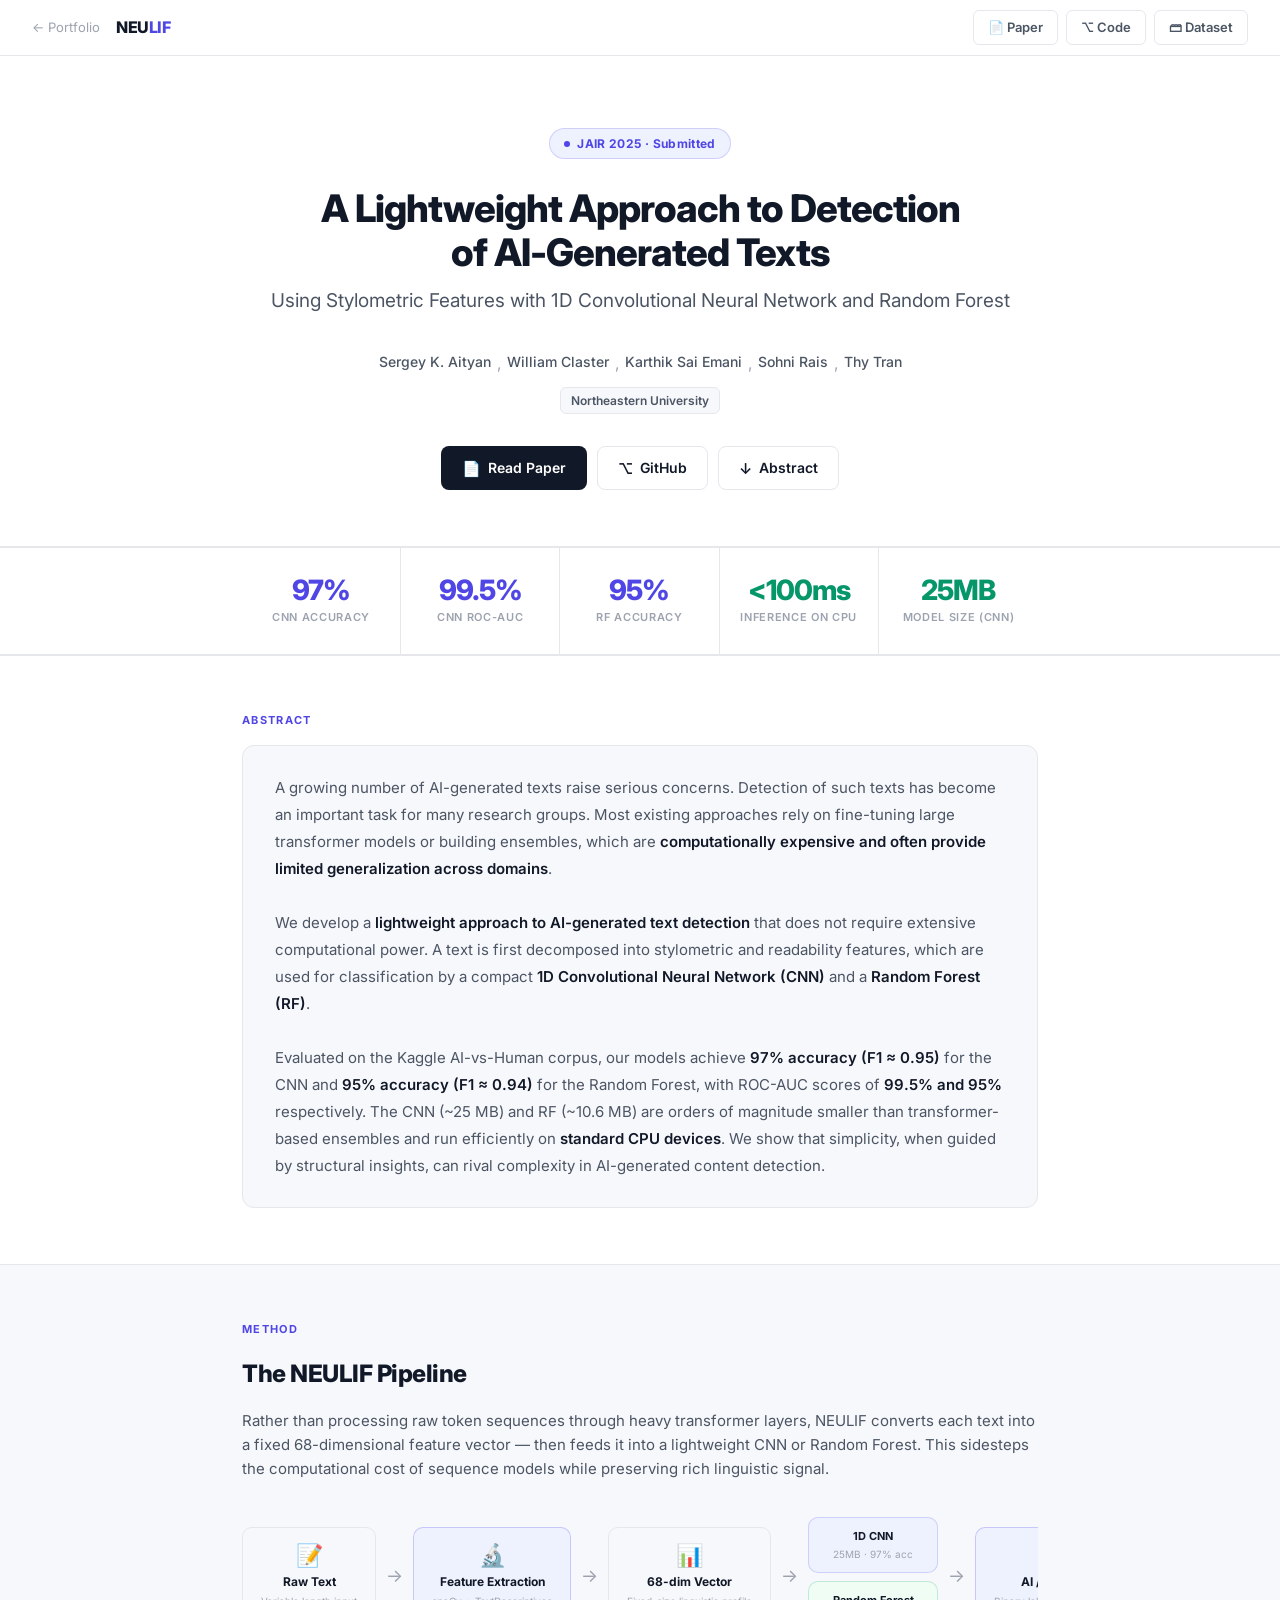
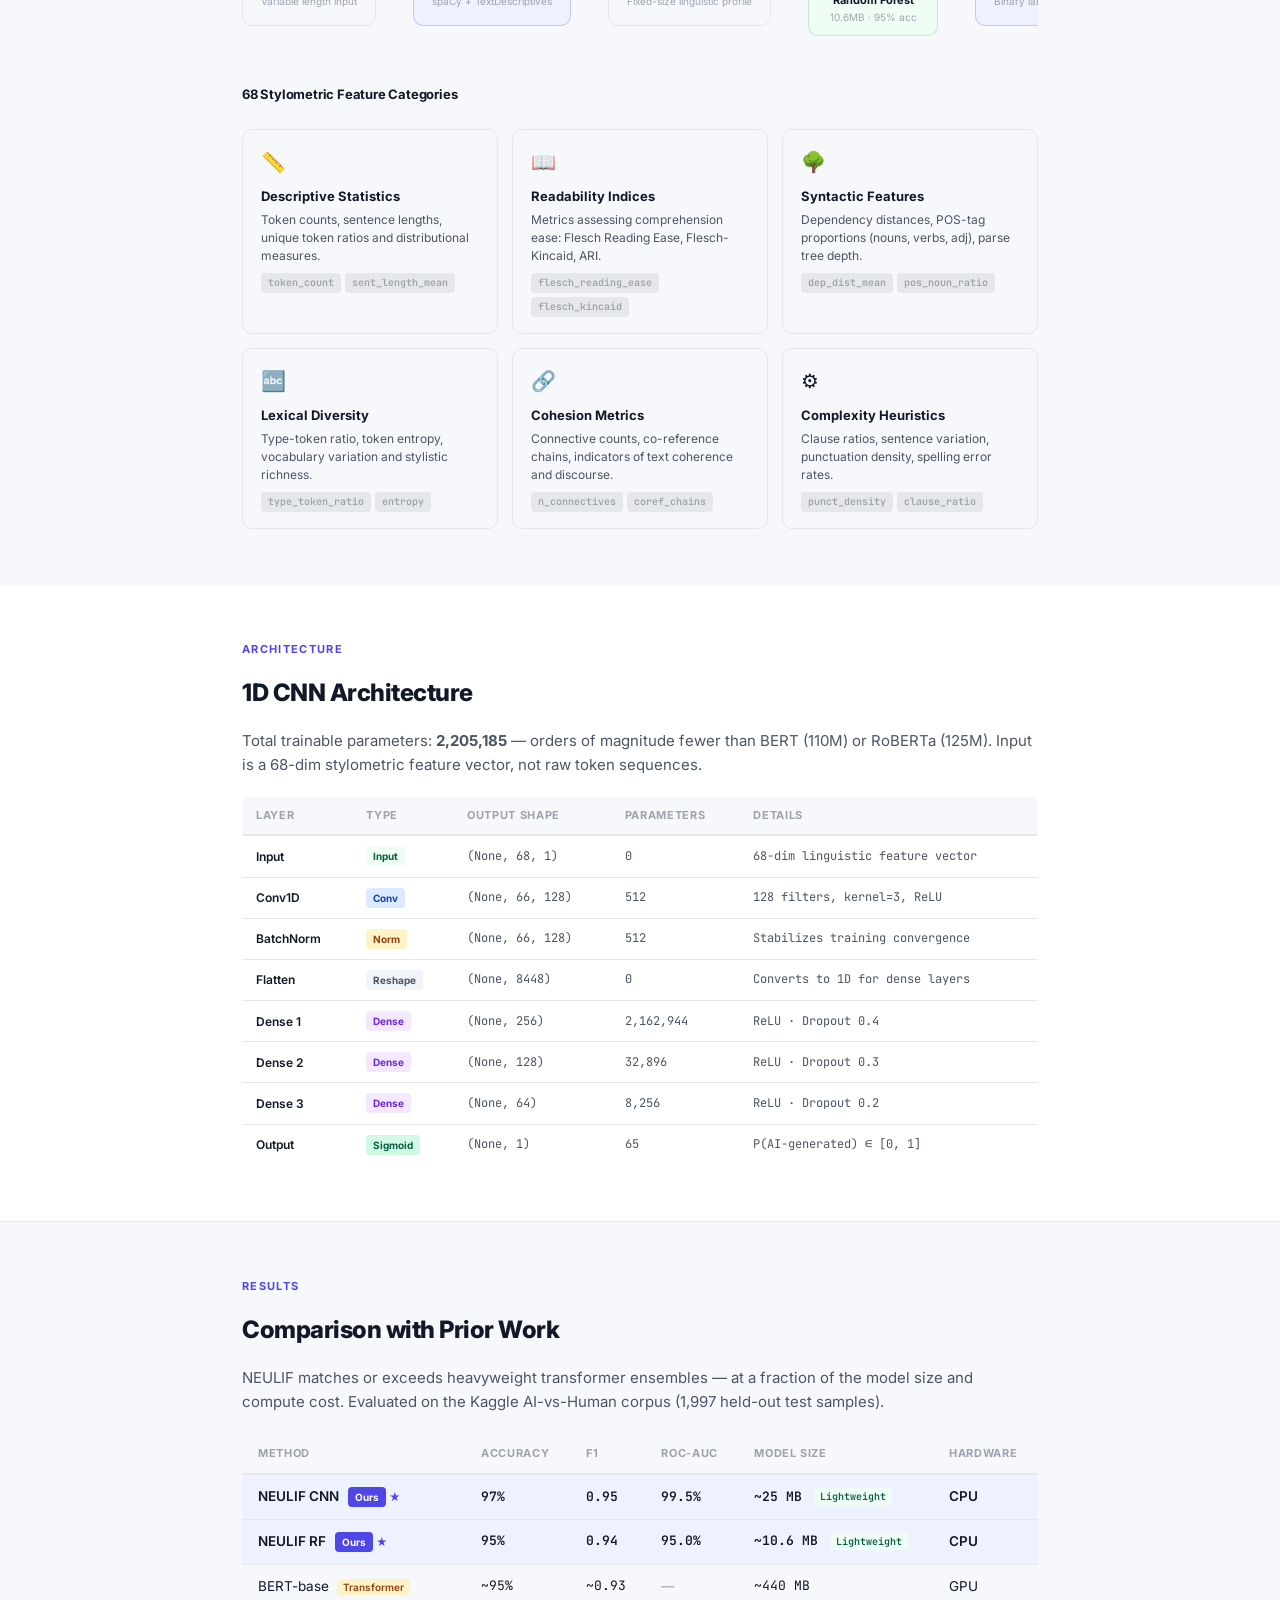
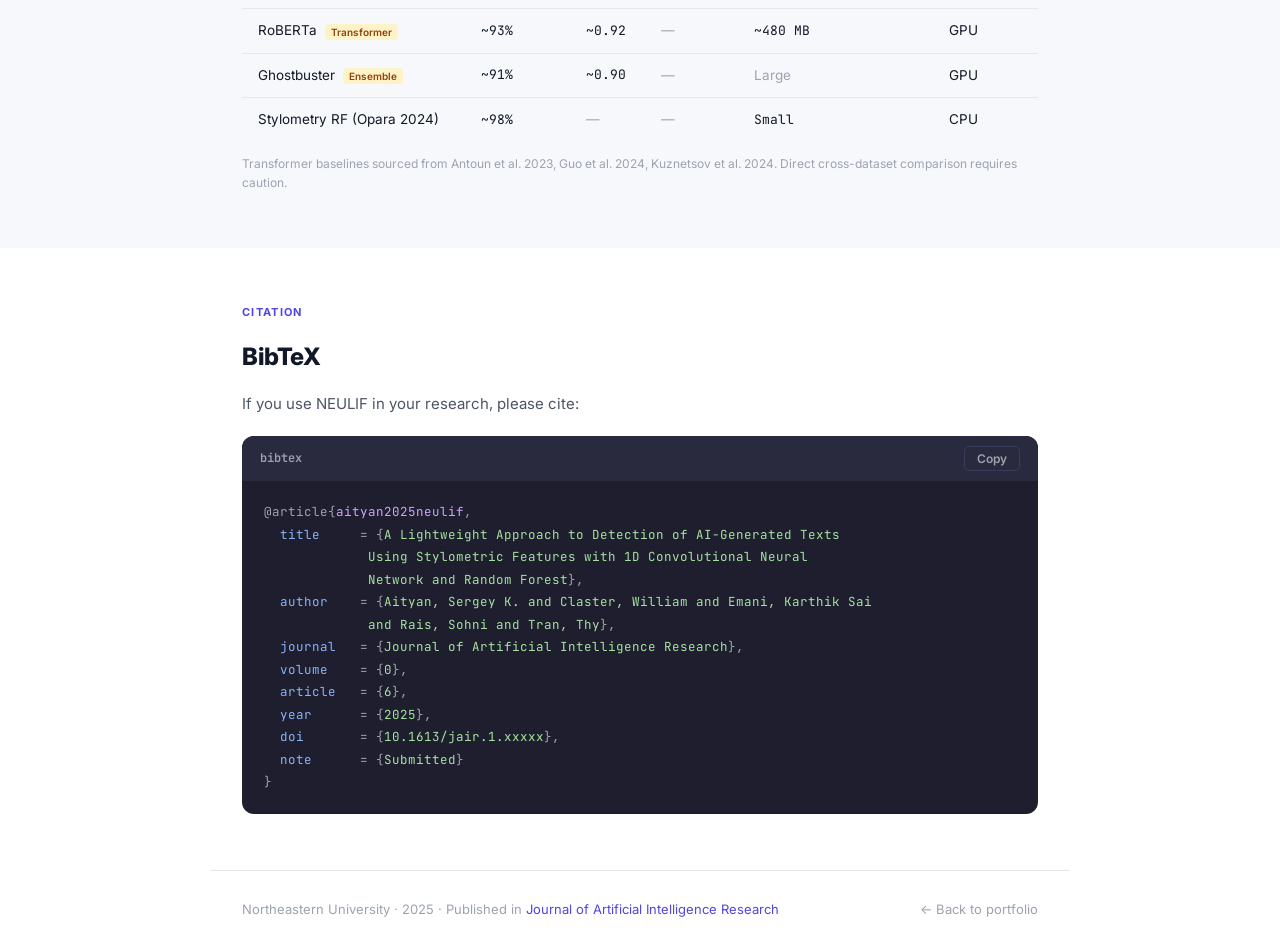
<file: neulif-landing.html>
<!DOCTYPE html>
<html lang="en">
<head>
  <meta charset="UTF-8" />
  <meta name="viewport" content="width=device-width, initial-scale=1.0" />
  <title>NEULIF — Lightweight AI-Generated Text Detection</title>
  <link href="https://fonts.googleapis.com/css2?family=Inter:wght@300;400;500;600;700;800&family=JetBrains+Mono:wght@400;500&display=swap" rel="stylesheet">
  <style>
    :root {
      --bg:        #ffffff;
      --bg2:       #f7f8fc;
      --bg3:       #eef2ff;
      --fg:        #111827;
      --fg2:       #4b5563;
      --fg3:       #9ca3af;
      --border:    #e5e7eb;
      --accent:    #4f46e5;
      --accent2:   #7c3aed;
      --green:     #059669;
      --font:      'Inter', system-ui, sans-serif;
      --mono:      'JetBrains Mono', monospace;
    }
    * { margin:0; padding:0; box-sizing:border-box; }
    html { scroll-behavior:smooth; }
    body { font-family:var(--font); background:var(--bg); color:var(--fg); -webkit-font-smoothing:antialiased; line-height:1.6; }

    /* NAV */
    nav {
      position:sticky; top:0; z-index:100;
      background:rgba(255,255,255,0.92); backdrop-filter:blur(12px);
      border-bottom:1px solid var(--border);
      height:56px; display:flex; align-items:center; justify-content:space-between;
      padding:0 32px;
    }
    .nav-brand { font-size:16px; font-weight:800; color:var(--fg); letter-spacing:-0.4px; }
    .nav-brand span { color:var(--accent); }
    .nav-links { display:flex; gap:8px; }
    .nav-link {
      font-size:13px; font-weight:600; padding:6px 14px; border-radius:6px;
      text-decoration:none; transition:all 0.15s;
      color:var(--fg2); border:1px solid var(--border);
    }
    .nav-link:hover { background:var(--bg2); color:var(--fg); }
    .nav-link.primary { background:var(--accent); color:#fff; border-color:var(--accent); }
    .nav-link.primary:hover { opacity:0.88; }
    .nav-back { font-size:13px; color:var(--fg3); text-decoration:none; transition:color 0.15s; margin-right:16px; }
    .nav-back:hover { color:var(--fg); }

    /* HERO */
    .hero { max-width:860px; margin:0 auto; padding:72px 32px 56px; text-align:center; }
    .venue-badge {
      display:inline-flex; align-items:center; gap:7px;
      background:var(--bg3); border:1px solid rgba(79,70,229,0.2);
      color:var(--accent); font-size:12px; font-weight:700;
      padding:5px 14px; border-radius:100px; margin-bottom:28px; letter-spacing:0.03em;
    }
    .venue-dot { width:6px; height:6px; background:var(--accent); border-radius:50%; }
    .hero-title {
      font-size:clamp(24px,4vw,38px); font-weight:800;
      letter-spacing:-1px; line-height:1.15; color:var(--fg); margin-bottom:12px;
    }
    .hero-subtitle {
      font-size:clamp(15px,2vw,19px); font-weight:400;
      color:var(--fg2); margin-bottom:36px; line-height:1.5;
    }

    /* AUTHORS */
    .authors { display:flex; flex-wrap:wrap; justify-content:center; gap:6px; margin-bottom:10px; }
    .author { font-size:14px; color:var(--fg2); font-weight:500; }
    .author a { color:var(--accent); text-decoration:none; }
    .author a:hover { text-decoration:underline; }
    .author-sep { color:var(--fg3); }
    .affil {
      font-size:13px; color:var(--fg3); margin-bottom:32px;
      display:flex; align-items:center; justify-content:center; gap:6px;
    }
    .affil-badge {
      background:var(--bg2); border:1px solid var(--border);
      padding:3px 10px; border-radius:6px; font-size:12px; font-weight:600; color:var(--fg2);
    }

    /* BUTTONS */
    .btn-row { display:flex; gap:10px; justify-content:center; flex-wrap:wrap; margin-bottom:0; }
    .btn {
      display:inline-flex; align-items:center; gap:7px;
      font-size:14px; font-weight:600; padding:10px 20px; border-radius:8px;
      text-decoration:none; transition:all 0.15s; border:1.5px solid transparent;
    }
    .btn-filled { background:var(--fg); color:#fff; }
    .btn-filled:hover { opacity:0.85; }
    .btn-outline { background:var(--bg); color:var(--fg); border-color:var(--border); }
    .btn-outline:hover { background:var(--bg2); }
    .btn-icon { font-size:15px; line-height:1; }

    /* DIVIDER */
    .divider { border:none; border-top:1px solid var(--border); margin:0; }

    /* SECTIONS */
    .section { max-width:860px; margin:0 auto; padding:56px 32px; }
    .section-label {
      font-size:11px; font-weight:700; letter-spacing:0.12em; text-transform:uppercase;
      color:var(--accent); margin-bottom:16px;
    }
    .section-title { font-size:24px; font-weight:800; letter-spacing:-0.5px; margin-bottom:16px; }

    /* ABSTRACT */
    .abstract-box {
      background:var(--bg2); border:1px solid var(--border); border-radius:12px;
      padding:28px 32px; font-size:15px; color:var(--fg2); line-height:1.8;
    }
    .abstract-box strong { color:var(--fg); font-weight:600; }

    /* METRICS */
    .metrics-strip {
      background:var(--bg); border-top:1px solid var(--border); border-bottom:1px solid var(--border);
    }
    .metrics-inner {
      max-width:860px; margin:0 auto; padding:0 32px;
      display:grid; grid-template-columns:repeat(5,1fr);
    }
    .metric {
      padding:28px 16px; text-align:center; border-right:1px solid var(--border);
    }
    .metric:last-child { border-right:none; }
    .metric-val { font-size:28px; font-weight:800; color:var(--accent); letter-spacing:-1px; line-height:1; margin-bottom:6px; }
    .metric-val.green { color:var(--green); }
    .metric-label { font-size:11px; font-weight:600; color:var(--fg3); letter-spacing:0.06em; text-transform:uppercase; line-height:1.4; }

    /* PIPELINE */
    .pipeline {
      display:flex; align-items:center; gap:0; overflow-x:auto;
      padding:8px 0; margin:24px 0;
    }
    .pipe-box {
      flex-shrink:0; background:var(--bg2); border:1.5px solid var(--border);
      border-radius:10px; padding:16px 18px; text-align:center; min-width:130px;
    }
    .pipe-box.accent-box { background:var(--bg3); border-color:rgba(79,70,229,0.25); }
    .pipe-icon { font-size:22px; margin-bottom:6px; line-height:1; }
    .pipe-title { font-size:12px; font-weight:700; color:var(--fg); }
    .pipe-sub { font-size:10px; color:var(--fg3); margin-top:2px; }
    .pipe-arrow {
      flex-shrink:0; font-size:18px; color:var(--fg3); padding:0 10px;
    }
    .pipe-split {
      flex-shrink:0; display:flex; flex-direction:column; gap:8px; min-width:130px;
    }
    .pipe-split-box {
      background:var(--bg2); border:1.5px solid var(--border); border-radius:10px;
      padding:10px 14px; text-align:center;
    }
    .pipe-split-box.cnn { background:#eef2ff; border-color:rgba(79,70,229,0.2); }
    .pipe-split-box.rf  { background:#f0fdf4; border-color:rgba(5,150,105,0.2); }
    .pipe-split-title { font-size:11px; font-weight:700; color:var(--fg); }
    .pipe-split-sub { font-size:10px; color:var(--fg3); }

    /* FEATURES GRID */
    .feature-cats { display:grid; grid-template-columns:repeat(3,1fr); gap:14px; margin-top:24px; }
    .feat-card {
      background:var(--bg2); border:1px solid var(--border); border-radius:10px; padding:16px 18px;
    }
    .feat-icon { font-size:20px; margin-bottom:8px; }
    .feat-title { font-size:13px; font-weight:700; color:var(--fg); margin-bottom:4px; }
    .feat-desc { font-size:12px; color:var(--fg2); line-height:1.5; }
    .feat-examples { margin-top:8px; display:flex; flex-wrap:wrap; gap:4px; }
    .feat-tag { font-size:10px; font-weight:600; background:var(--border); color:var(--fg3); padding:2px 7px; border-radius:4px; font-family:var(--mono); }

    /* ARCHITECTURE */
    .arch-table { width:100%; border-collapse:collapse; font-size:13px; margin-top:20px; }
    .arch-table th {
      background:var(--bg2); padding:10px 14px; text-align:left;
      font-size:11px; font-weight:700; color:var(--fg3); letter-spacing:0.06em; text-transform:uppercase;
      border-bottom:2px solid var(--border);
    }
    .arch-table td { padding:10px 14px; border-bottom:1px solid var(--border); color:var(--fg2); font-family:var(--mono); font-size:12px; }
    .arch-table tr:last-child td { border-bottom:none; }
    .arch-table tr:hover td { background:var(--bg2); }
    .arch-table td:first-child { font-family:var(--font); font-weight:600; color:var(--fg); }
    .layer-badge {
      display:inline-block; font-size:10px; font-weight:700; padding:2px 7px;
      border-radius:4px; font-family:var(--font);
    }
    .lb-conv { background:#dbeafe; color:#1e40af; }
    .lb-norm { background:#fef3c7; color:#92400e; }
    .lb-dense { background:#f3e8ff; color:#6d28d9; }
    .lb-out { background:#d1fae5; color:#065f46; }

    /* RESULTS TABLE */
    .results-table { width:100%; border-collapse:collapse; font-size:13.5px; margin-top:20px; }
    .results-table th {
      background:var(--bg2); padding:11px 16px; text-align:left;
      font-size:11px; font-weight:700; color:var(--fg3); letter-spacing:0.06em; text-transform:uppercase;
      border-bottom:2px solid var(--border);
    }
    .results-table td { padding:11px 16px; border-bottom:1px solid var(--border); }
    .results-table tr.ours td { background:var(--bg3); font-weight:600; color:var(--fg); }
    .results-table tr.ours td:first-child::after { content:' ★'; color:var(--accent); font-size:11px; }
    .results-table tr:last-child td { border-bottom:none; }
    .badge-ours { display:inline-flex; align-items:center; gap:4px; font-size:10px; font-weight:700; background:var(--accent); color:#fff; padding:2px 7px; border-radius:4px; margin-left:6px; }
    .td-num { font-family:var(--mono); font-size:13px; }
    .td-best { color:var(--accent); font-weight:700; }
    .td-muted { color:var(--fg3); }
    .model-tag { font-size:10px; font-weight:600; padding:2px 6px; border-radius:4px; margin-left:4px; vertical-align:middle; }
    .mt-light { background:#f0fdf4; color:#065f46; }
    .mt-heavy { background:#fef3c7; color:#92400e; }

    /* BIBTEX */
    .bibtex-wrap {
      background:#1e1e2e; border-radius:12px; overflow:hidden; margin-top:20px;
    }
    .bibtex-header {
      background:#2a2a3e; padding:10px 18px; display:flex; align-items:center; justify-content:space-between;
    }
    .bibtex-lang { font-size:12px; font-weight:600; color:#9ca3af; font-family:var(--mono); }
    .copy-btn {
      font-size:12px; font-weight:600; color:#9ca3af; background:transparent; border:1px solid #3a3a5c;
      padding:4px 12px; border-radius:5px; cursor:pointer; font-family:var(--font); transition:all 0.15s;
    }
    .copy-btn:hover { background:#3a3a5c; color:#fff; }
    .bibtex-code {
      padding:20px 22px; font-family:var(--mono); font-size:12.5px; line-height:1.8;
      color:#cdd6f4; white-space:pre; overflow-x:auto;
    }
    .bib-key { color:#cba6f7; }
    .bib-field { color:#89b4fa; }
    .bib-val { color:#a6e3a1; }
    .bib-punc { color:#9ca3af; }

    /* FOOTER */
    footer {
      border-top:1px solid var(--border); padding:28px 32px;
      max-width:860px; margin:0 auto;
      display:flex; align-items:center; justify-content:space-between;
    }
    .footer-left { font-size:13px; color:var(--fg3); line-height:1.6; }
    .footer-left a { color:var(--accent); text-decoration:none; }
    .footer-back { font-size:13px; color:var(--fg3); text-decoration:none; transition:color 0.15s; }
    .footer-back:hover { color:var(--fg); }

    @media (max-width:700px) {
      nav { padding:0 16px; }
      .hero { padding:48px 20px 40px; }
      .section { padding:40px 20px; }
      .metrics-inner { grid-template-columns:repeat(3,1fr); }
      .metric:nth-child(3) { border-right:none; }
      .metric:nth-child(4) { border-top:1px solid var(--border); }
      .feature-cats { grid-template-columns:1fr 1fr; }
      .pipeline { flex-wrap:nowrap; }
      footer { flex-direction:column; gap:12px; text-align:center; }
    }
  </style>
</head>
<body>

<!-- NAV -->
<nav>
  <div style="display:flex;align-items:center;gap:0">
    <a href="index.html" class="nav-back">← Portfolio</a>
    <span class="nav-brand">NEU<span>LIF</span></span>
  </div>
  <div class="nav-links">
    <a href="https://arxiv.org" target="_blank" class="nav-link">📄 Paper</a>
    <a href="https://github.com" target="_blank" class="nav-link">⌥ Code</a>
    <a href="https://www.kaggle.com" target="_blank" class="nav-link">🗃 Dataset</a>
  </div>
</nav>

<!-- HERO -->
<div class="hero">
  <div class="venue-badge">
    <div class="venue-dot"></div>
    JAIR 2025 · Submitted
  </div>
  <h1 class="hero-title">
    A Lightweight Approach to Detection<br>of AI-Generated Texts
  </h1>
  <p class="hero-subtitle">
    Using Stylometric Features with 1D Convolutional Neural Network and Random Forest
  </p>

  <div class="authors">
    <span class="author">Sergey K. Aityan</span><span class="author-sep">,</span>
    <span class="author">William Claster</span><span class="author-sep">,</span>
    <span class="author">Karthik Sai Emani</span><span class="author-sep">,</span>
    <span class="author">Sohni Rais</span><span class="author-sep">,</span>
    <span class="author">Thy Tran</span>
  </div>
  <div class="affil">
    <span class="affil-badge">Northeastern University</span>
  </div>

  <div class="btn-row">
    <a href="#" class="btn btn-filled"><span class="btn-icon">📄</span> Read Paper</a>
    <a href="#" class="btn btn-outline"><span class="btn-icon">⌥</span> GitHub</a>
    <a href="#abstract" class="btn btn-outline"><span class="btn-icon">↓</span> Abstract</a>
  </div>
</div>

<hr class="divider" />

<!-- METRICS -->
<div class="metrics-strip">
  <div class="metrics-inner">
    <div class="metric">
      <div class="metric-val">97%</div>
      <div class="metric-label">CNN Accuracy</div>
    </div>
    <div class="metric">
      <div class="metric-val">99.5%</div>
      <div class="metric-label">CNN ROC-AUC</div>
    </div>
    <div class="metric">
      <div class="metric-val">95%</div>
      <div class="metric-label">RF Accuracy</div>
    </div>
    <div class="metric">
      <div class="metric-val green">&lt;100ms</div>
      <div class="metric-label">Inference on CPU</div>
    </div>
    <div class="metric">
      <div class="metric-val green">25MB</div>
      <div class="metric-label">Model Size (CNN)</div>
    </div>
  </div>
</div>

<hr class="divider" />

<!-- ABSTRACT -->
<div class="section" id="abstract">
  <div class="section-label">Abstract</div>
  <div class="abstract-box">
    A growing number of AI-generated texts raise serious concerns. Detection of such texts has become an important task for many research groups. Most existing approaches rely on fine-tuning large transformer models or building ensembles, which are <strong>computationally expensive and often provide limited generalization across domains</strong>.
    <br><br>
    We develop a <strong>lightweight approach to AI-generated text detection</strong> that does not require extensive computational power. A text is first decomposed into stylometric and readability features, which are used for classification by a compact <strong>1D Convolutional Neural Network (CNN)</strong> and a <strong>Random Forest (RF)</strong>.
    <br><br>
    Evaluated on the Kaggle AI-vs-Human corpus, our models achieve <strong>97% accuracy (F1 ≈ 0.95)</strong> for the CNN and <strong>95% accuracy (F1 ≈ 0.94)</strong> for the Random Forest, with ROC-AUC scores of <strong>99.5% and 95%</strong> respectively. The CNN (~25 MB) and RF (~10.6 MB) are orders of magnitude smaller than transformer-based ensembles and run efficiently on <strong>standard CPU devices</strong>. We show that simplicity, when guided by structural insights, can rival complexity in AI-generated content detection.
  </div>
</div>

<hr class="divider" />

<!-- PIPELINE -->
<div class="section" id="method" style="background:var(--bg2); max-width:100%; padding:56px 0;">
  <div style="max-width:860px; margin:0 auto; padding:0 32px;">
    <div class="section-label">Method</div>
    <div class="section-title">The NEULIF Pipeline</div>
    <p style="font-size:15px; color:var(--fg2); margin-bottom:28px;">
      Rather than processing raw token sequences through heavy transformer layers, NEULIF converts each text
      into a fixed 68-dimensional feature vector — then feeds it into a lightweight CNN or Random Forest.
      This sidesteps the computational cost of sequence models while preserving rich linguistic signal.
    </p>

    <div class="pipeline">
      <div class="pipe-box">
        <div class="pipe-icon">📝</div>
        <div class="pipe-title">Raw Text</div>
        <div class="pipe-sub">Variable length input</div>
      </div>
      <div class="pipe-arrow">→</div>
      <div class="pipe-box accent-box">
        <div class="pipe-icon">🔬</div>
        <div class="pipe-title">Feature Extraction</div>
        <div class="pipe-sub">spaCy + TextDescriptives</div>
      </div>
      <div class="pipe-arrow">→</div>
      <div class="pipe-box">
        <div class="pipe-icon">📊</div>
        <div class="pipe-title">68-dim Vector</div>
        <div class="pipe-sub">Fixed-size linguistic profile</div>
      </div>
      <div class="pipe-arrow">→</div>
      <div class="pipe-split">
        <div class="pipe-split-box cnn">
          <div class="pipe-split-title">1D CNN</div>
          <div class="pipe-split-sub">25MB · 97% acc</div>
        </div>
        <div class="pipe-split-box rf">
          <div class="pipe-split-title">Random Forest</div>
          <div class="pipe-split-sub">10.6MB · 95% acc</div>
        </div>
      </div>
      <div class="pipe-arrow">→</div>
      <div class="pipe-box accent-box">
        <div class="pipe-icon">🤖</div>
        <div class="pipe-title">AI / Human</div>
        <div class="pipe-sub">Binary label + probability</div>
      </div>
    </div>

    <!-- FEATURE CATEGORIES -->
    <div style="margin-top:40px;">
      <div style="font-size:13px; font-weight:700; color:var(--fg); margin-bottom:16px; letter-spacing:-0.2px;">68 Stylometric Feature Categories</div>
      <div class="feature-cats">
        <div class="feat-card">
          <div class="feat-icon">📏</div>
          <div class="feat-title">Descriptive Statistics</div>
          <div class="feat-desc">Token counts, sentence lengths, unique token ratios and distributional measures.</div>
          <div class="feat-examples">
            <span class="feat-tag">token_count</span>
            <span class="feat-tag">sent_length_mean</span>
          </div>
        </div>
        <div class="feat-card">
          <div class="feat-icon">📖</div>
          <div class="feat-title">Readability Indices</div>
          <div class="feat-desc">Metrics assessing comprehension ease: Flesch Reading Ease, Flesch-Kincaid, ARI.</div>
          <div class="feat-examples">
            <span class="feat-tag">flesch_reading_ease</span>
            <span class="feat-tag">flesch_kincaid</span>
          </div>
        </div>
        <div class="feat-card">
          <div class="feat-icon">🌳</div>
          <div class="feat-title">Syntactic Features</div>
          <div class="feat-desc">Dependency distances, POS-tag proportions (nouns, verbs, adj), parse tree depth.</div>
          <div class="feat-examples">
            <span class="feat-tag">dep_dist_mean</span>
            <span class="feat-tag">pos_noun_ratio</span>
          </div>
        </div>
        <div class="feat-card">
          <div class="feat-icon">🔤</div>
          <div class="feat-title">Lexical Diversity</div>
          <div class="feat-desc">Type-token ratio, token entropy, vocabulary variation and stylistic richness.</div>
          <div class="feat-examples">
            <span class="feat-tag">type_token_ratio</span>
            <span class="feat-tag">entropy</span>
          </div>
        </div>
        <div class="feat-card">
          <div class="feat-icon">🔗</div>
          <div class="feat-title">Cohesion Metrics</div>
          <div class="feat-desc">Connective counts, co-reference chains, indicators of text coherence and discourse.</div>
          <div class="feat-examples">
            <span class="feat-tag">n_connectives</span>
            <span class="feat-tag">coref_chains</span>
          </div>
        </div>
        <div class="feat-card">
          <div class="feat-icon">⚙️</div>
          <div class="feat-title">Complexity Heuristics</div>
          <div class="feat-desc">Clause ratios, sentence variation, punctuation density, spelling error rates.</div>
          <div class="feat-examples">
            <span class="feat-tag">punct_density</span>
            <span class="feat-tag">clause_ratio</span>
          </div>
        </div>
      </div>
    </div>
  </div>
</div>

<!-- ARCHITECTURE -->
<div class="section" id="architecture">
  <div class="section-label">Architecture</div>
  <div class="section-title">1D CNN Architecture</div>
  <p style="font-size:15px; color:var(--fg2); margin-bottom:4px;">
    Total trainable parameters: <strong>2,205,185</strong> — orders of magnitude fewer than BERT (110M) or RoBERTa (125M).
    Input is a 68-dim stylometric feature vector, not raw token sequences.
  </p>

  <table class="arch-table">
    <thead>
      <tr>
        <th>Layer</th>
        <th>Type</th>
        <th>Output Shape</th>
        <th>Parameters</th>
        <th>Details</th>
      </tr>
    </thead>
    <tbody>
      <tr>
        <td>Input</td>
        <td><span class="layer-badge" style="background:#f0fdf4;color:#065f46">Input</span></td>
        <td>(None, 68, 1)</td>
        <td>0</td>
        <td>68-dim linguistic feature vector</td>
      </tr>
      <tr>
        <td>Conv1D</td>
        <td><span class="layer-badge lb-conv">Conv</span></td>
        <td>(None, 66, 128)</td>
        <td>512</td>
        <td>128 filters, kernel=3, ReLU</td>
      </tr>
      <tr>
        <td>BatchNorm</td>
        <td><span class="layer-badge lb-norm">Norm</span></td>
        <td>(None, 66, 128)</td>
        <td>512</td>
        <td>Stabilizes training convergence</td>
      </tr>
      <tr>
        <td>Flatten</td>
        <td><span class="layer-badge" style="background:#f1f5f9;color:#475569">Reshape</span></td>
        <td>(None, 8448)</td>
        <td>0</td>
        <td>Converts to 1D for dense layers</td>
      </tr>
      <tr>
        <td>Dense 1</td>
        <td><span class="layer-badge lb-dense">Dense</span></td>
        <td>(None, 256)</td>
        <td>2,162,944</td>
        <td>ReLU · Dropout 0.4</td>
      </tr>
      <tr>
        <td>Dense 2</td>
        <td><span class="layer-badge lb-dense">Dense</span></td>
        <td>(None, 128)</td>
        <td>32,896</td>
        <td>ReLU · Dropout 0.3</td>
      </tr>
      <tr>
        <td>Dense 3</td>
        <td><span class="layer-badge lb-dense">Dense</span></td>
        <td>(None, 64)</td>
        <td>8,256</td>
        <td>ReLU · Dropout 0.2</td>
      </tr>
      <tr>
        <td>Output</td>
        <td><span class="layer-badge lb-out">Sigmoid</span></td>
        <td>(None, 1)</td>
        <td>65</td>
        <td>P(AI-generated) ∈ [0, 1]</td>
      </tr>
    </tbody>
  </table>
</div>

<hr class="divider" />

<!-- RESULTS -->
<div class="section" style="background:var(--bg2); max-width:100%; padding:56px 0;">
  <div style="max-width:860px; margin:0 auto; padding:0 32px;">
    <div class="section-label">Results</div>
    <div class="section-title">Comparison with Prior Work</div>
    <p style="font-size:15px; color:var(--fg2); margin-bottom:4px;">
      NEULIF matches or exceeds heavyweight transformer ensembles — at a fraction of the model size and compute cost.
      Evaluated on the Kaggle AI-vs-Human corpus (1,997 held-out test samples).
    </p>

    <table class="results-table">
      <thead>
        <tr>
          <th>Method</th>
          <th>Accuracy</th>
          <th>F1</th>
          <th>ROC-AUC</th>
          <th>Model Size</th>
          <th>Hardware</th>
        </tr>
      </thead>
      <tbody>
        <tr class="ours">
          <td>NEULIF CNN <span class="badge-ours">Ours</span></td>
          <td class="td-num td-best">97%</td>
          <td class="td-num td-best">0.95</td>
          <td class="td-num td-best">99.5%</td>
          <td class="td-num">~25 MB <span class="model-tag mt-light">Lightweight</span></td>
          <td>CPU</td>
        </tr>
        <tr class="ours">
          <td>NEULIF RF <span class="badge-ours">Ours</span></td>
          <td class="td-num td-best">95%</td>
          <td class="td-num">0.94</td>
          <td class="td-num">95.0%</td>
          <td class="td-num">~10.6 MB <span class="model-tag mt-light">Lightweight</span></td>
          <td>CPU</td>
        </tr>
        <tr>
          <td>BERT-base <span class="model-tag mt-heavy">Transformer</span></td>
          <td class="td-num">~95%</td>
          <td class="td-num">~0.93</td>
          <td class="td-muted">—</td>
          <td class="td-num">~440 MB</td>
          <td>GPU</td>
        </tr>
        <tr>
          <td>RoBERTa <span class="model-tag mt-heavy">Transformer</span></td>
          <td class="td-num">~93%</td>
          <td class="td-num">~0.92</td>
          <td class="td-muted">—</td>
          <td class="td-num">~480 MB</td>
          <td>GPU</td>
        </tr>
        <tr>
          <td>Ghostbuster <span class="model-tag mt-heavy">Ensemble</span></td>
          <td class="td-num">~91%</td>
          <td class="td-num">~0.90</td>
          <td class="td-muted">—</td>
          <td class="td-muted">Large</td>
          <td>GPU</td>
        </tr>
        <tr>
          <td>Stylometry RF (Opara 2024)</td>
          <td class="td-num">~98%</td>
          <td class="td-muted">—</td>
          <td class="td-muted">—</td>
          <td class="td-num">Small</td>
          <td>CPU</td>
        </tr>
      </tbody>
    </table>
    <p style="font-size:12px;color:var(--fg3);margin-top:12px;">
      Transformer baselines sourced from Antoun et al. 2023, Guo et al. 2024, Kuznetsov et al. 2024. Direct cross-dataset comparison requires caution.
    </p>
  </div>
</div>

<!-- CITATION -->
<div class="section" id="citation">
  <div class="section-label">Citation</div>
  <div class="section-title">BibTeX</div>
  <p style="font-size:15px; color:var(--fg2); margin-bottom:0;">If you use NEULIF in your research, please cite:</p>

  <div class="bibtex-wrap">
    <div class="bibtex-header">
      <span class="bibtex-lang">bibtex</span>
      <button class="copy-btn" onclick="copyBib(this)">Copy</button>
    </div>
    <div class="bibtex-code" id="bib-code"><span class="bib-punc">@article{</span><span class="bib-key">aityan2025neulif</span><span class="bib-punc">,</span>
  <span class="bib-field">title</span>     <span class="bib-punc">= {</span><span class="bib-val">A Lightweight Approach to Detection of AI-Generated Texts
             Using Stylometric Features with 1D Convolutional Neural
             Network and Random Forest</span><span class="bib-punc">},</span>
  <span class="bib-field">author</span>    <span class="bib-punc">= {</span><span class="bib-val">Aityan, Sergey K. and Claster, William and Emani, Karthik Sai
             and Rais, Sohni and Tran, Thy</span><span class="bib-punc">},</span>
  <span class="bib-field">journal</span>   <span class="bib-punc">= {</span><span class="bib-val">Journal of Artificial Intelligence Research</span><span class="bib-punc">},</span>
  <span class="bib-field">volume</span>    <span class="bib-punc">= {</span><span class="bib-val">0</span><span class="bib-punc">},</span>
  <span class="bib-field">article</span>   <span class="bib-punc">= {</span><span class="bib-val">6</span><span class="bib-punc">},</span>
  <span class="bib-field">year</span>      <span class="bib-punc">= {</span><span class="bib-val">2025</span><span class="bib-punc">},</span>
  <span class="bib-field">doi</span>       <span class="bib-punc">= {</span><span class="bib-val">10.1613/jair.1.xxxxx</span><span class="bib-punc">},</span>
  <span class="bib-field">note</span>      <span class="bib-punc">= {</span><span class="bib-val">Submitted</span><span class="bib-punc">}</span>
<span class="bib-punc">}</span></div>
  </div>
</div>

<footer>
  <div class="footer-left">
    Northeastern University · 2025 ·
    Published in <a href="#">Journal of Artificial Intelligence Research</a>
  </div>
  <a href="index.html" class="footer-back">← Back to portfolio</a>
</footer>

<script>
  function copyBib(btn) {
    const raw = `@article{aityan2025neulif,
  title     = {A Lightweight Approach to Detection of AI-Generated Texts Using Stylometric Features with 1D Convolutional Neural Network and Random Forest},
  author    = {Aityan, Sergey K. and Claster, William and Emani, Karthik Sai and Rais, Sohni and Tran, Thy},
  journal   = {Journal of Artificial Intelligence Research},
  volume    = {0},
  article   = {6},
  year      = {2025},
  doi       = {10.1613/jair.1.xxxxx},
  note      = {Submitted}
}`;
    navigator.clipboard.writeText(raw).then(() => {
      btn.textContent = 'Copied!';
      setTimeout(() => btn.textContent = 'Copy', 2000);
    });
  }
</script>

</body>
</html>
</file>
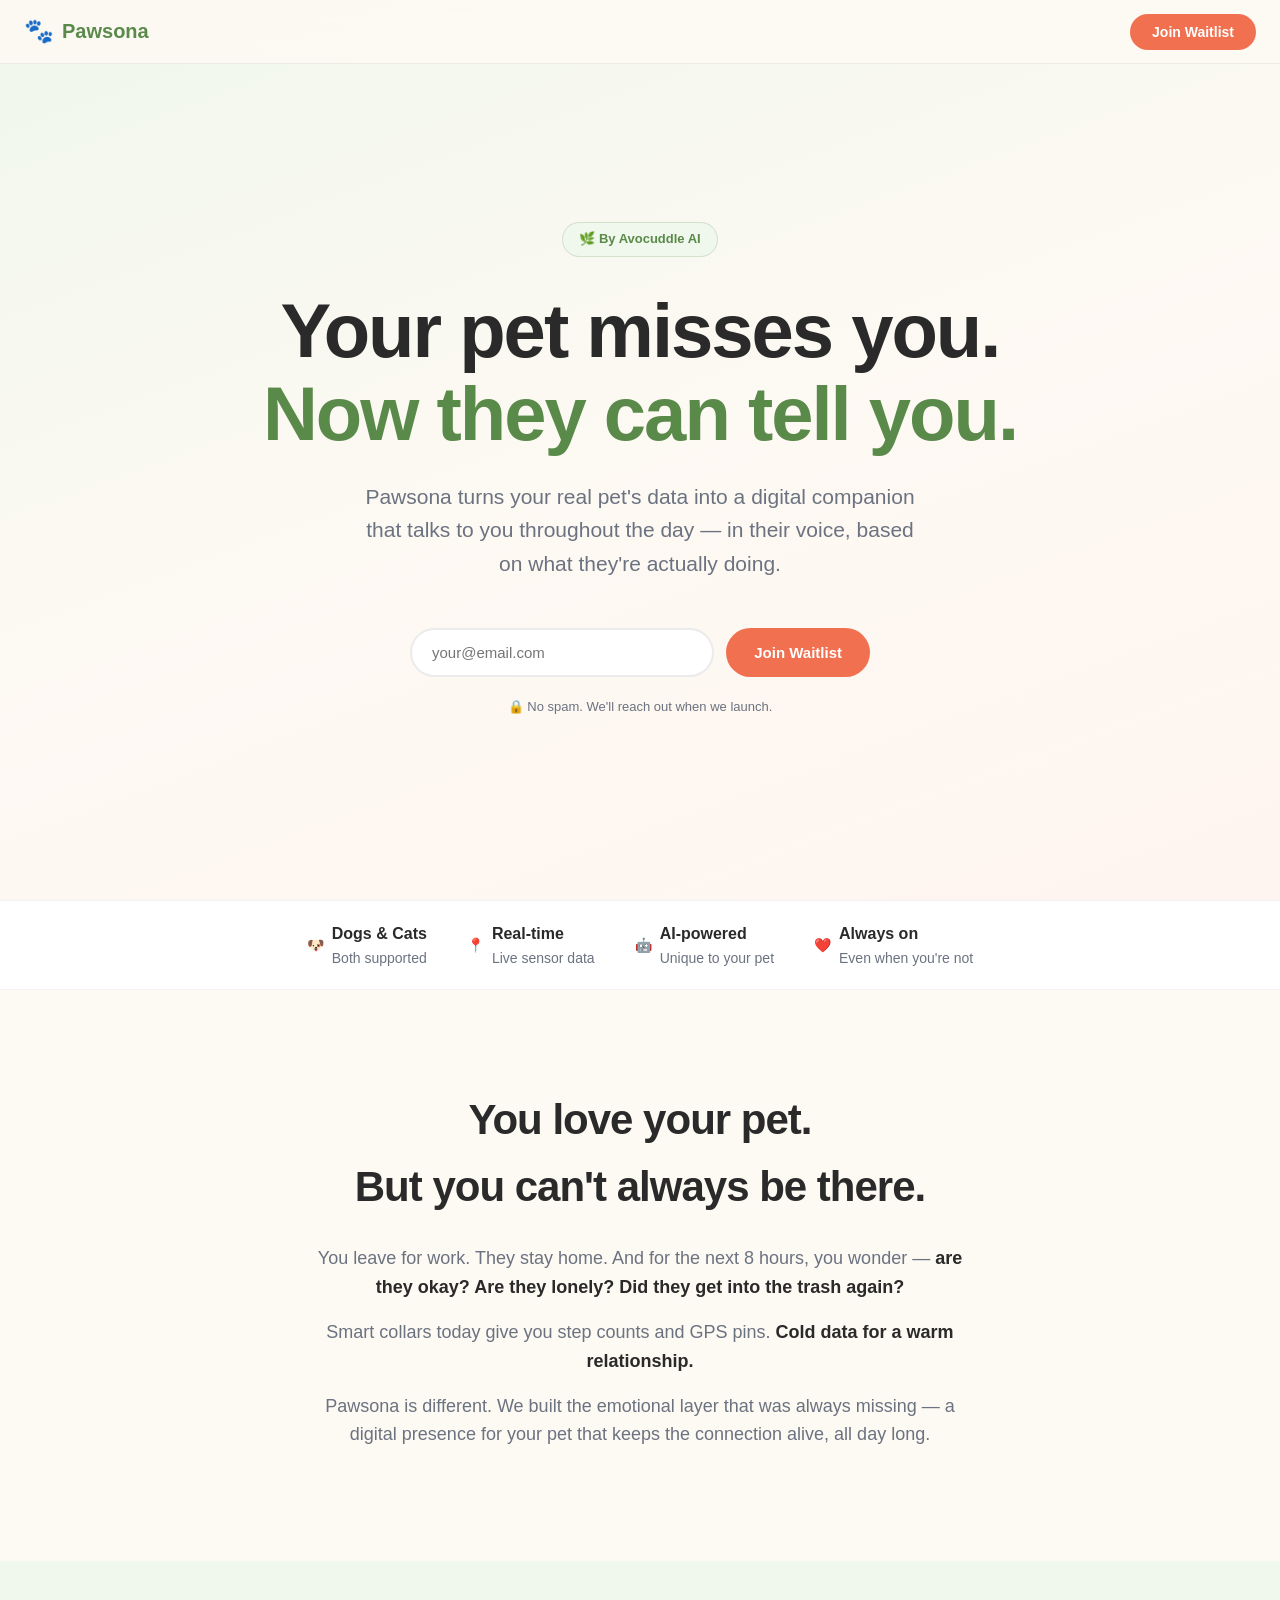
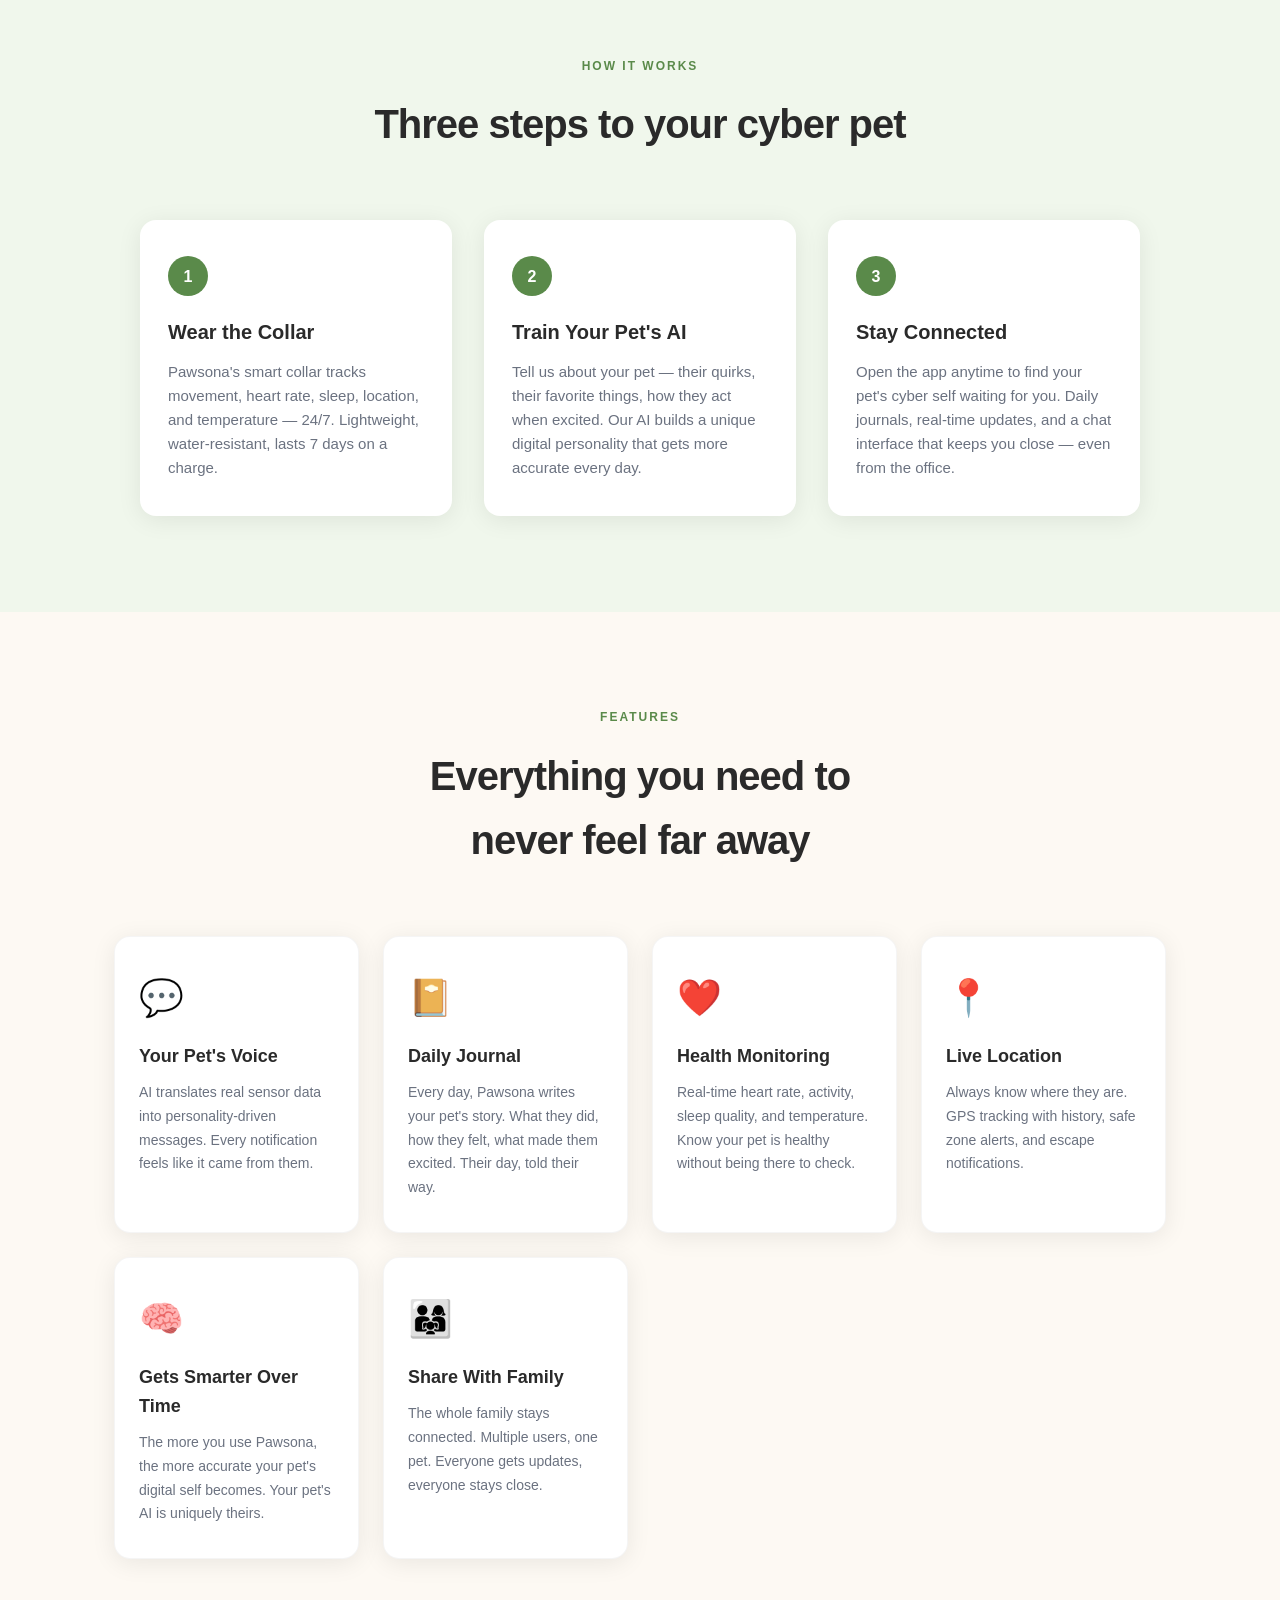
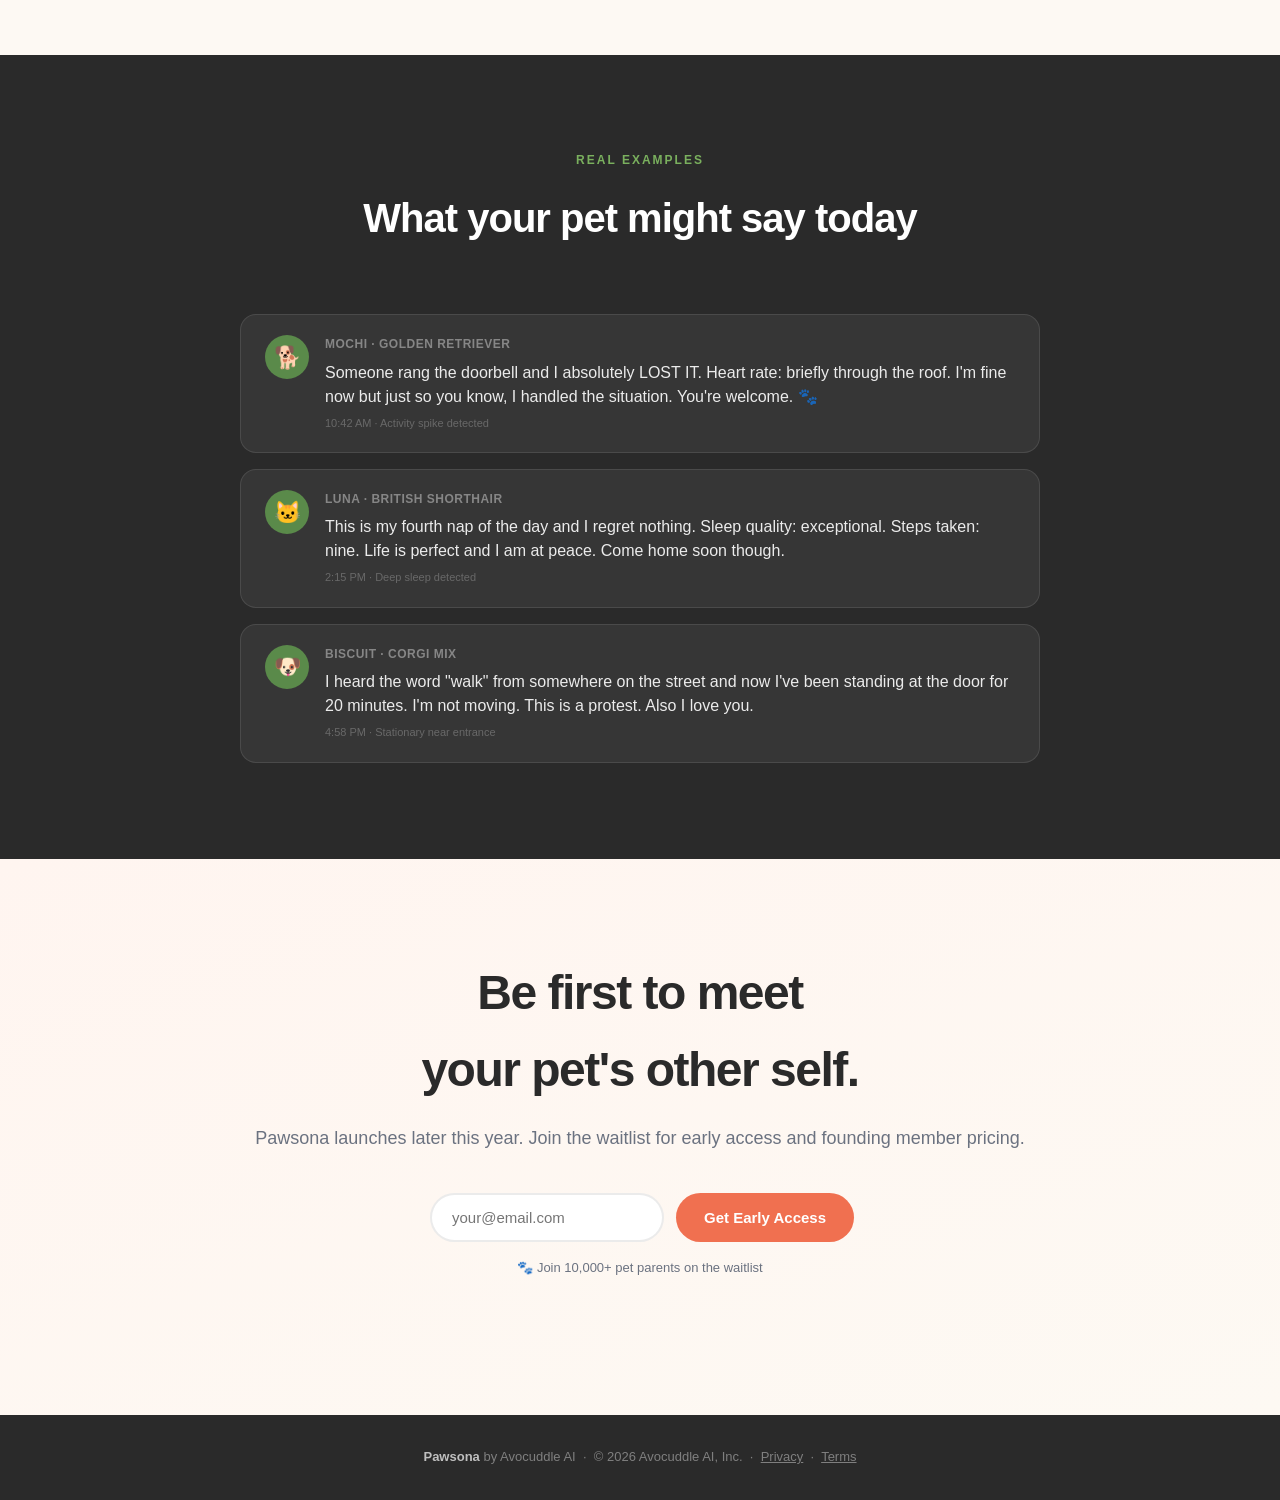
<file: pawsona-landing.html>
<!DOCTYPE html>
<html lang="en">
<head>
  <meta charset="UTF-8" />
  <meta name="viewport" content="width=device-width, initial-scale=1.0" />
  <title>Pawsona — Your Pet's Digital Soul</title>
  <style>
    * { margin: 0; padding: 0; box-sizing: border-box; }

    :root {
      --green: #5a8a4a;
      --green-light: #7ab05e;
      --green-pale: #f0f7ec;
      --cream: #fdf9f3;
      --coral: #f07050;
      --coral-light: #f5906e;
      --charcoal: #2a2a2a;
      --gray: #6b7280;
      --gray-light: #f3f4f6;
      --white: #ffffff;
      --radius: 16px;
      --shadow: 0 4px 24px rgba(0,0,0,0.08);
      --shadow-lg: 0 12px 48px rgba(0,0,0,0.12);
    }

    body {
      font-family: -apple-system, BlinkMacSystemFont, 'Segoe UI', sans-serif;
      background: var(--cream);
      color: var(--charcoal);
      line-height: 1.6;
    }

    /* NAV */
    nav {
      position: fixed;
      top: 0; left: 0; right: 0;
      background: rgba(253,249,243,0.92);
      backdrop-filter: blur(12px);
      border-bottom: 1px solid rgba(0,0,0,0.06);
      z-index: 100;
      padding: 0 24px;
      height: 64px;
      display: flex;
      align-items: center;
      justify-content: space-between;
    }
    .nav-logo {
      font-size: 20px;
      font-weight: 700;
      color: var(--green);
      display: flex;
      align-items: center;
      gap: 8px;
    }
    .nav-logo span { font-size: 24px; }
    .nav-cta {
      background: var(--coral);
      color: white;
      border: none;
      padding: 10px 22px;
      border-radius: 100px;
      font-size: 14px;
      font-weight: 600;
      cursor: pointer;
      transition: background 0.2s;
    }
    .nav-cta:hover { background: var(--coral-light); }

    /* HERO */
    .hero {
      min-height: 100vh;
      display: flex;
      flex-direction: column;
      align-items: center;
      justify-content: center;
      text-align: center;
      padding: 120px 24px 80px;
      background: linear-gradient(160deg, #f0f7ec 0%, var(--cream) 50%, #fff5f0 100%);
    }
    .hero-badge {
      display: inline-flex;
      align-items: center;
      gap: 6px;
      background: var(--green-pale);
      color: var(--green);
      border: 1px solid rgba(90,138,74,0.2);
      padding: 6px 16px;
      border-radius: 100px;
      font-size: 13px;
      font-weight: 600;
      margin-bottom: 32px;
    }
    .hero h1 {
      font-size: clamp(40px, 7vw, 76px);
      font-weight: 800;
      line-height: 1.1;
      letter-spacing: -2px;
      margin-bottom: 24px;
      color: var(--charcoal);
    }
    .hero h1 em {
      font-style: normal;
      color: var(--green);
    }
    .hero-sub {
      font-size: clamp(17px, 2.5vw, 21px);
      color: var(--gray);
      max-width: 560px;
      margin: 0 auto 48px;
    }
    .hero-form {
      display: flex;
      gap: 12px;
      max-width: 460px;
      width: 100%;
      margin: 0 auto 20px;
    }
    .hero-form input {
      flex: 1;
      padding: 14px 20px;
      border: 2px solid rgba(0,0,0,0.08);
      border-radius: 100px;
      font-size: 15px;
      background: white;
      outline: none;
      transition: border-color 0.2s;
    }
    .hero-form input:focus { border-color: var(--green); }
    .hero-form button {
      background: var(--coral);
      color: white;
      border: none;
      padding: 14px 28px;
      border-radius: 100px;
      font-size: 15px;
      font-weight: 700;
      cursor: pointer;
      white-space: nowrap;
      transition: background 0.2s, transform 0.1s;
    }
    .hero-form button:hover { background: var(--coral-light); transform: scale(1.02); }
    .hero-note {
      font-size: 13px;
      color: var(--gray);
    }

    /* SOCIAL PROOF BAR */
    .proof-bar {
      background: white;
      border-top: 1px solid rgba(0,0,0,0.05);
      border-bottom: 1px solid rgba(0,0,0,0.05);
      padding: 20px 24px;
      display: flex;
      align-items: center;
      justify-content: center;
      gap: 40px;
      flex-wrap: wrap;
    }
    .proof-item {
      display: flex;
      align-items: center;
      gap: 8px;
      font-size: 14px;
      color: var(--gray);
    }
    .proof-item strong { color: var(--charcoal); font-size: 16px; }

    /* STORY SECTION */
    .story {
      max-width: 720px;
      margin: 0 auto;
      padding: 96px 24px;
      text-align: center;
    }
    .story h2 {
      font-size: clamp(28px, 4vw, 42px);
      font-weight: 800;
      letter-spacing: -1px;
      margin-bottom: 24px;
    }
    .story p {
      font-size: 18px;
      color: var(--gray);
      margin-bottom: 16px;
    }
    .story p strong { color: var(--charcoal); }

    /* HOW IT WORKS */
    .how {
      background: var(--green-pale);
      padding: 96px 24px;
    }
    .how-inner {
      max-width: 1000px;
      margin: 0 auto;
    }
    .section-label {
      text-align: center;
      font-size: 12px;
      font-weight: 700;
      letter-spacing: 2px;
      text-transform: uppercase;
      color: var(--green);
      margin-bottom: 16px;
    }
    .section-title {
      text-align: center;
      font-size: clamp(26px, 4vw, 40px);
      font-weight: 800;
      letter-spacing: -1px;
      margin-bottom: 64px;
    }
    .steps {
      display: grid;
      grid-template-columns: repeat(auto-fit, minmax(260px, 1fr));
      gap: 32px;
    }
    .step {
      background: white;
      border-radius: var(--radius);
      padding: 36px 28px;
      box-shadow: var(--shadow);
      position: relative;
    }
    .step-num {
      width: 40px; height: 40px;
      background: var(--green);
      color: white;
      border-radius: 50%;
      display: flex;
      align-items: center;
      justify-content: center;
      font-weight: 800;
      font-size: 16px;
      margin-bottom: 20px;
    }
    .step h3 {
      font-size: 20px;
      font-weight: 700;
      margin-bottom: 12px;
    }
    .step p {
      color: var(--gray);
      font-size: 15px;
    }

    /* FEATURES */
    .features {
      max-width: 1100px;
      margin: 0 auto;
      padding: 96px 24px;
    }
    .features-grid {
      display: grid;
      grid-template-columns: repeat(auto-fit, minmax(240px, 1fr));
      gap: 24px;
      margin-top: 48px;
    }
    .feature-card {
      background: white;
      border-radius: var(--radius);
      padding: 32px 24px;
      box-shadow: var(--shadow);
      border: 1px solid rgba(0,0,0,0.04);
      transition: transform 0.2s, box-shadow 0.2s;
    }
    .feature-card:hover {
      transform: translateY(-4px);
      box-shadow: var(--shadow-lg);
    }
    .feature-icon {
      font-size: 36px;
      margin-bottom: 16px;
      display: block;
    }
    .feature-card h3 {
      font-size: 18px;
      font-weight: 700;
      margin-bottom: 10px;
    }
    .feature-card p {
      color: var(--gray);
      font-size: 14px;
      line-height: 1.7;
    }

    /* DEMO MESSAGES */
    .demo {
      background: var(--charcoal);
      padding: 96px 24px;
      color: white;
    }
    .demo-inner {
      max-width: 800px;
      margin: 0 auto;
      text-align: center;
    }
    .demo .section-label { color: var(--green-light); }
    .demo .section-title { color: white; }
    .demo-messages {
      margin-top: 48px;
      display: flex;
      flex-direction: column;
      gap: 16px;
      text-align: left;
    }
    .msg {
      background: rgba(255,255,255,0.06);
      border: 1px solid rgba(255,255,255,0.1);
      border-radius: 16px;
      padding: 20px 24px;
      display: flex;
      gap: 16px;
      align-items: flex-start;
    }
    .msg-avatar {
      width: 44px; height: 44px;
      border-radius: 50%;
      background: var(--green);
      display: flex;
      align-items: center;
      justify-content: center;
      font-size: 22px;
      flex-shrink: 0;
    }
    .msg-body {}
    .msg-name {
      font-size: 12px;
      color: rgba(255,255,255,0.4);
      margin-bottom: 6px;
      font-weight: 600;
      letter-spacing: 0.5px;
    }
    .msg-text {
      font-size: 16px;
      color: rgba(255,255,255,0.9);
      line-height: 1.5;
    }
    .msg-time {
      font-size: 11px;
      color: rgba(255,255,255,0.25);
      margin-top: 6px;
    }

    /* CTA */
    .cta {
      padding: 96px 24px;
      text-align: center;
      background: linear-gradient(160deg, #fff5f0 0%, var(--cream) 100%);
    }
    .cta h2 {
      font-size: clamp(28px, 4vw, 48px);
      font-weight: 800;
      letter-spacing: -1.5px;
      margin-bottom: 16px;
    }
    .cta p {
      font-size: 18px;
      color: var(--gray);
      margin-bottom: 40px;
    }
    .cta-form {
      display: flex;
      gap: 12px;
      max-width: 420px;
      margin: 0 auto 16px;
    }
    .cta-form input {
      flex: 1;
      padding: 14px 20px;
      border: 2px solid rgba(0,0,0,0.08);
      border-radius: 100px;
      font-size: 15px;
      background: white;
      outline: none;
      transition: border-color 0.2s;
    }
    .cta-form input:focus { border-color: var(--coral); }
    .cta-form button {
      background: var(--coral);
      color: white;
      border: none;
      padding: 14px 28px;
      border-radius: 100px;
      font-size: 15px;
      font-weight: 700;
      cursor: pointer;
      white-space: nowrap;
      transition: background 0.2s;
    }
    .cta-form button:hover { background: var(--coral-light); }

    /* FOOTER */
    footer {
      background: var(--charcoal);
      color: rgba(255,255,255,0.4);
      text-align: center;
      padding: 32px 24px;
      font-size: 13px;
    }
    footer strong { color: rgba(255,255,255,0.7); }

    /* RESPONSIVE */
    @media (max-width: 600px) {
      .hero-form { flex-direction: column; }
      .hero-form button { width: 100%; }
      .cta-form { flex-direction: column; }
      .cta-form button { width: 100%; }
      .proof-bar { gap: 20px; }
    }
  </style>
</head>
<body>

<!-- NAV -->
<nav>
  <div class="nav-logo"><span>🐾</span> Pawsona</div>
  <button class="nav-cta" onclick="document.getElementById('waitlist').focus()">Join Waitlist</button>
</nav>

<!-- HERO -->
<section class="hero">
  <div class="hero-badge">🌿 By Avocuddle AI</div>
  <h1>Your pet misses you.<br><em>Now they can tell you.</em></h1>
  <p class="hero-sub">Pawsona turns your real pet's data into a digital companion that talks to you throughout the day — in their voice, based on what they're actually doing.</p>
  <div class="hero-form">
    <input id="waitlist" type="email" placeholder="your@email.com" />
    <button type="submit">Join Waitlist</button>
  </div>
  <p class="hero-note">🔒 No spam. We'll reach out when we launch.</p>
</section>

<!-- SOCIAL PROOF -->
<div class="proof-bar">
  <div class="proof-item">🐶 <div><strong>Dogs & Cats</strong><br>Both supported</div></div>
  <div class="proof-item">📍 <div><strong>Real-time</strong><br>Live sensor data</div></div>
  <div class="proof-item">🤖 <div><strong>AI-powered</strong><br>Unique to your pet</div></div>
  <div class="proof-item">❤️ <div><strong>Always on</strong><br>Even when you're not</div></div>
</div>

<!-- STORY -->
<section class="story">
  <h2>You love your pet.<br>But you can't always be there.</h2>
  <p>You leave for work. They stay home. And for the next 8 hours, you wonder — <strong>are they okay? Are they lonely? Did they get into the trash again?</strong></p>
  <p>Smart collars today give you step counts and GPS pins. <strong>Cold data for a warm relationship.</strong></p>
  <p>Pawsona is different. We built the emotional layer that was always missing — a digital presence for your pet that keeps the connection alive, all day long.</p>
</section>

<!-- HOW IT WORKS -->
<section class="how">
  <div class="how-inner">
    <p class="section-label">How it works</p>
    <h2 class="section-title">Three steps to your cyber pet</h2>
    <div class="steps">
      <div class="step">
        <div class="step-num">1</div>
        <h3>Wear the Collar</h3>
        <p>Pawsona's smart collar tracks movement, heart rate, sleep, location, and temperature — 24/7. Lightweight, water-resistant, lasts 7 days on a charge.</p>
      </div>
      <div class="step">
        <div class="step-num">2</div>
        <h3>Train Your Pet's AI</h3>
        <p>Tell us about your pet — their quirks, their favorite things, how they act when excited. Our AI builds a unique digital personality that gets more accurate every day.</p>
      </div>
      <div class="step">
        <div class="step-num">3</div>
        <h3>Stay Connected</h3>
        <p>Open the app anytime to find your pet's cyber self waiting for you. Daily journals, real-time updates, and a chat interface that keeps you close — even from the office.</p>
      </div>
    </div>
  </div>
</section>

<!-- FEATURES -->
<section class="features">
  <p class="section-label">Features</p>
  <h2 class="section-title">Everything you need to<br>never feel far away</h2>
  <div class="features-grid">
    <div class="feature-card">
      <span class="feature-icon">💬</span>
      <h3>Your Pet's Voice</h3>
      <p>AI translates real sensor data into personality-driven messages. Every notification feels like it came from them.</p>
    </div>
    <div class="feature-card">
      <span class="feature-icon">📔</span>
      <h3>Daily Journal</h3>
      <p>Every day, Pawsona writes your pet's story. What they did, how they felt, what made them excited. Their day, told their way.</p>
    </div>
    <div class="feature-card">
      <span class="feature-icon">❤️</span>
      <h3>Health Monitoring</h3>
      <p>Real-time heart rate, activity, sleep quality, and temperature. Know your pet is healthy without being there to check.</p>
    </div>
    <div class="feature-card">
      <span class="feature-icon">📍</span>
      <h3>Live Location</h3>
      <p>Always know where they are. GPS tracking with history, safe zone alerts, and escape notifications.</p>
    </div>
    <div class="feature-card">
      <span class="feature-icon">🧠</span>
      <h3>Gets Smarter Over Time</h3>
      <p>The more you use Pawsona, the more accurate your pet's digital self becomes. Your pet's AI is uniquely theirs.</p>
    </div>
    <div class="feature-card">
      <span class="feature-icon">👨‍👩‍👧</span>
      <h3>Share With Family</h3>
      <p>The whole family stays connected. Multiple users, one pet. Everyone gets updates, everyone stays close.</p>
    </div>
  </div>
</section>

<!-- DEMO MESSAGES -->
<section class="demo">
  <div class="demo-inner">
    <p class="section-label">Real examples</p>
    <h2 class="section-title">What your pet might say today</h2>
    <div class="demo-messages">
      <div class="msg">
        <div class="msg-avatar">🐕</div>
        <div class="msg-body">
          <div class="msg-name">MOCHI · GOLDEN RETRIEVER</div>
          <div class="msg-text">Someone rang the doorbell and I absolutely LOST IT. Heart rate: briefly through the roof. I'm fine now but just so you know, I handled the situation. You're welcome. 🐾</div>
          <div class="msg-time">10:42 AM · Activity spike detected</div>
        </div>
      </div>
      <div class="msg">
        <div class="msg-avatar">🐱</div>
        <div class="msg-body">
          <div class="msg-name">LUNA · BRITISH SHORTHAIR</div>
          <div class="msg-text">This is my fourth nap of the day and I regret nothing. Sleep quality: exceptional. Steps taken: nine. Life is perfect and I am at peace. Come home soon though.</div>
          <div class="msg-time">2:15 PM · Deep sleep detected</div>
        </div>
      </div>
      <div class="msg">
        <div class="msg-avatar">🐶</div>
        <div class="msg-body">
          <div class="msg-name">BISCUIT · CORGI MIX</div>
          <div class="msg-text">I heard the word "walk" from somewhere on the street and now I've been standing at the door for 20 minutes. I'm not moving. This is a protest. Also I love you.</div>
          <div class="msg-time">4:58 PM · Stationary near entrance</div>
        </div>
      </div>
    </div>
  </div>
</section>

<!-- CTA -->
<section class="cta">
  <h2>Be first to meet<br>your pet's other self.</h2>
  <p>Pawsona launches later this year. Join the waitlist for early access and founding member pricing.</p>
  <div class="cta-form">
    <input type="email" placeholder="your@email.com" />
    <button>Get Early Access</button>
  </div>
  <p style="font-size:13px;color:var(--gray)">🐾 Join 10,000+ pet parents on the waitlist</p>
</section>

<!-- FOOTER -->
<footer>
  <p><strong>Pawsona</strong> by Avocuddle AI &nbsp;·&nbsp; © 2026 Avocuddle AI, Inc. &nbsp;·&nbsp; <a href="#" style="color:inherit">Privacy</a> &nbsp;·&nbsp; <a href="#" style="color:inherit">Terms</a></p>
</footer>

</body>
</html>
</file>
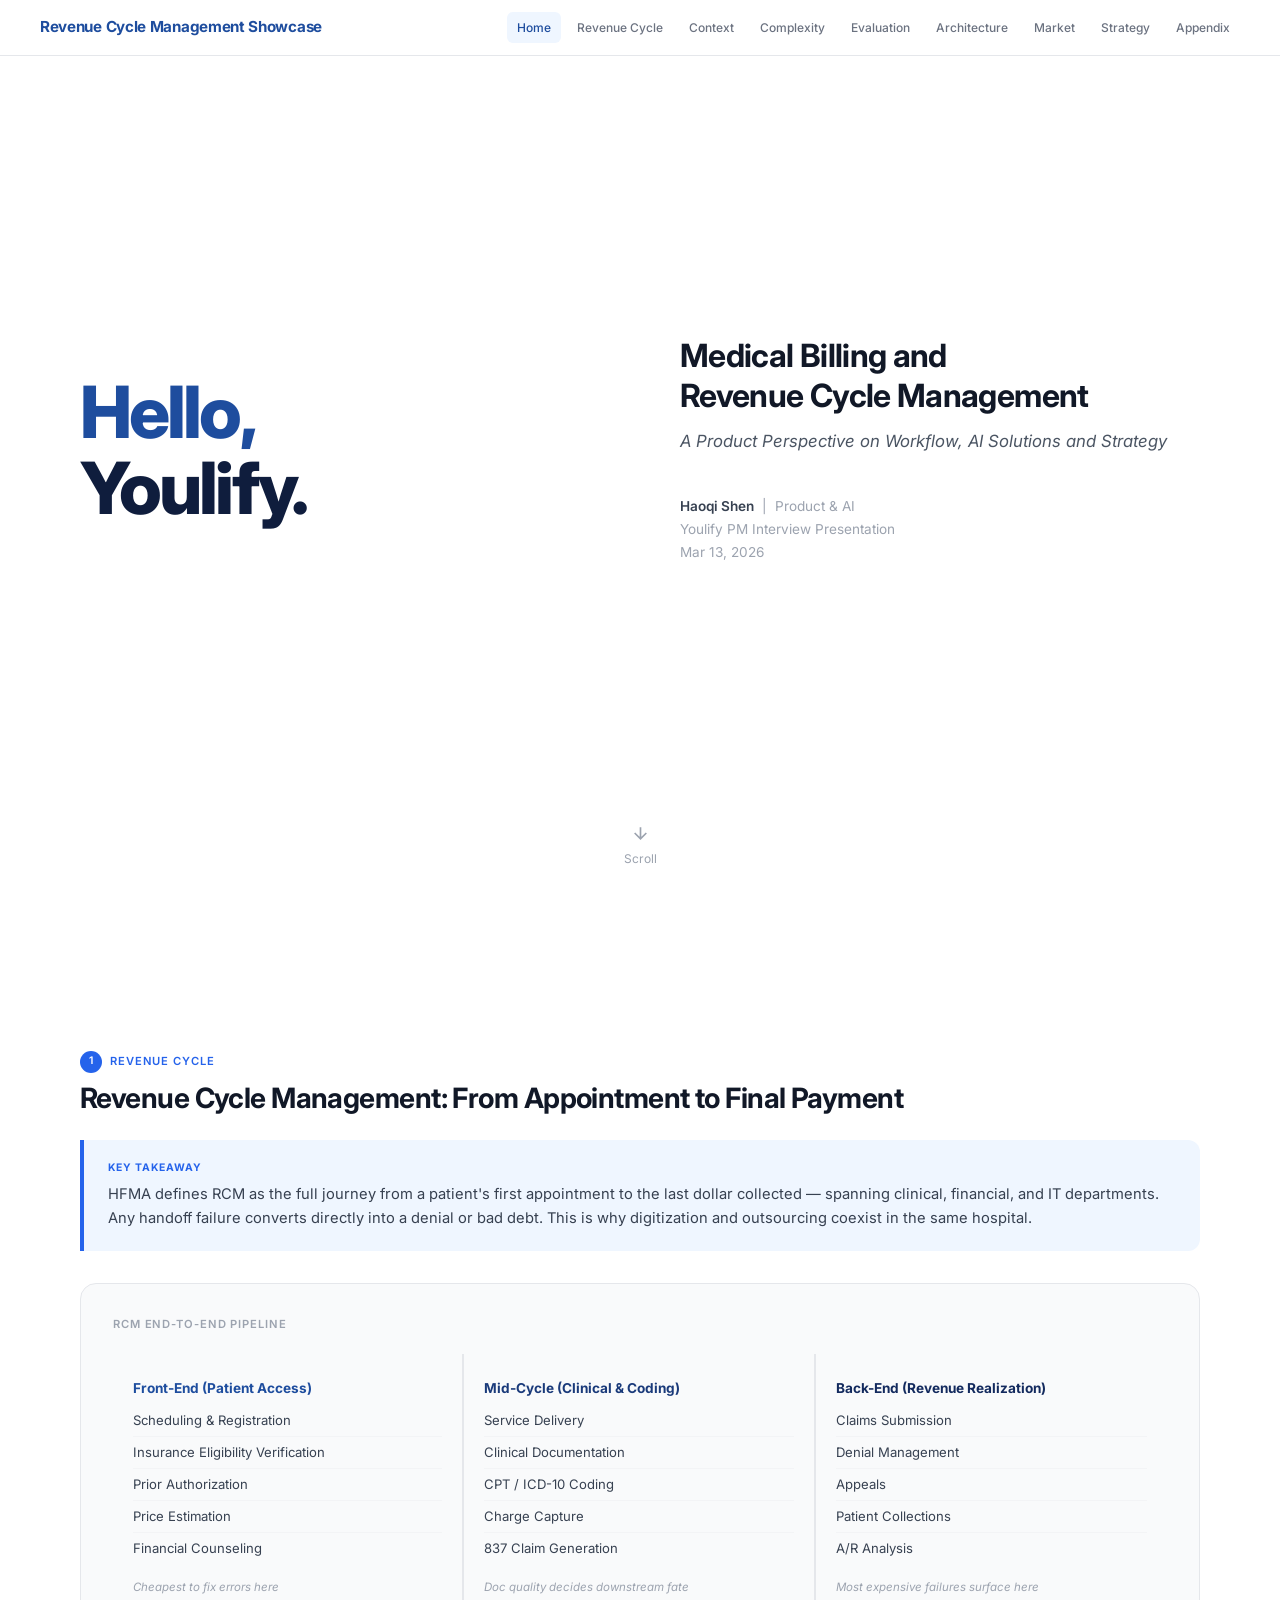
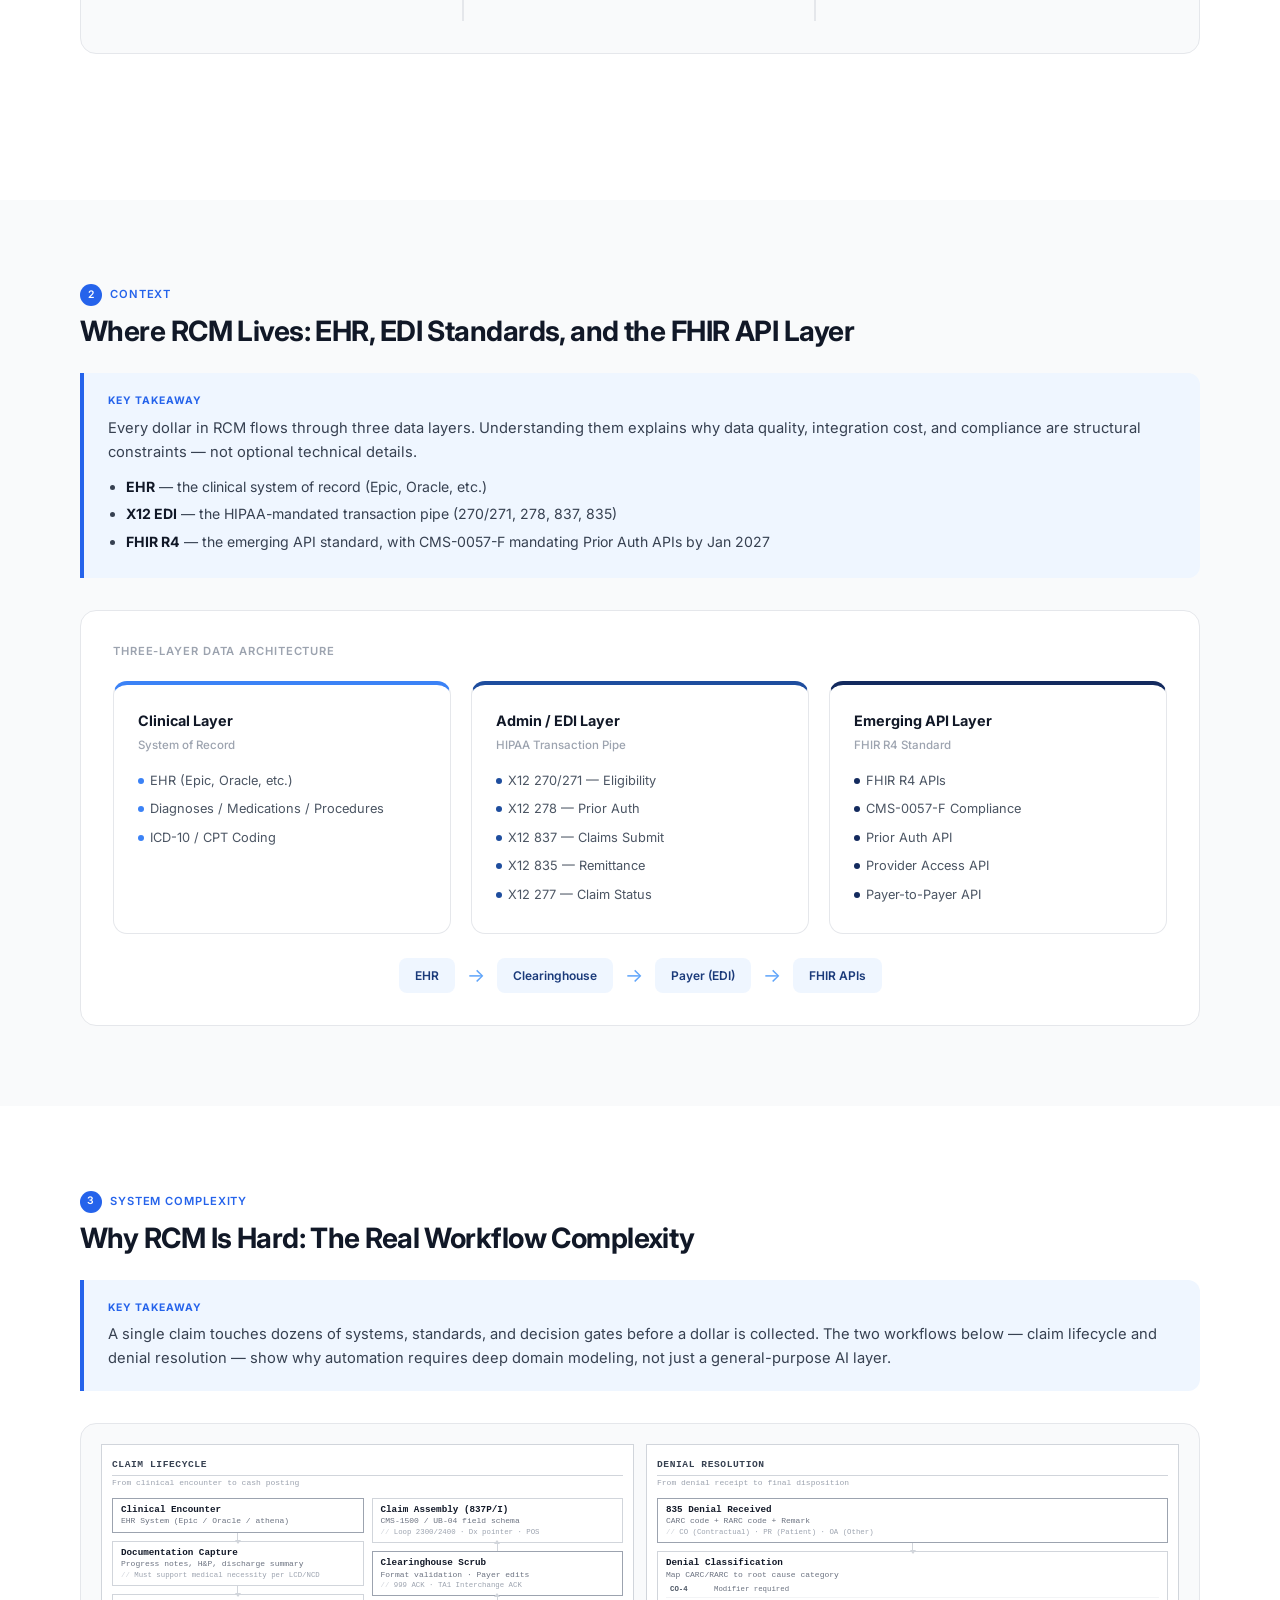
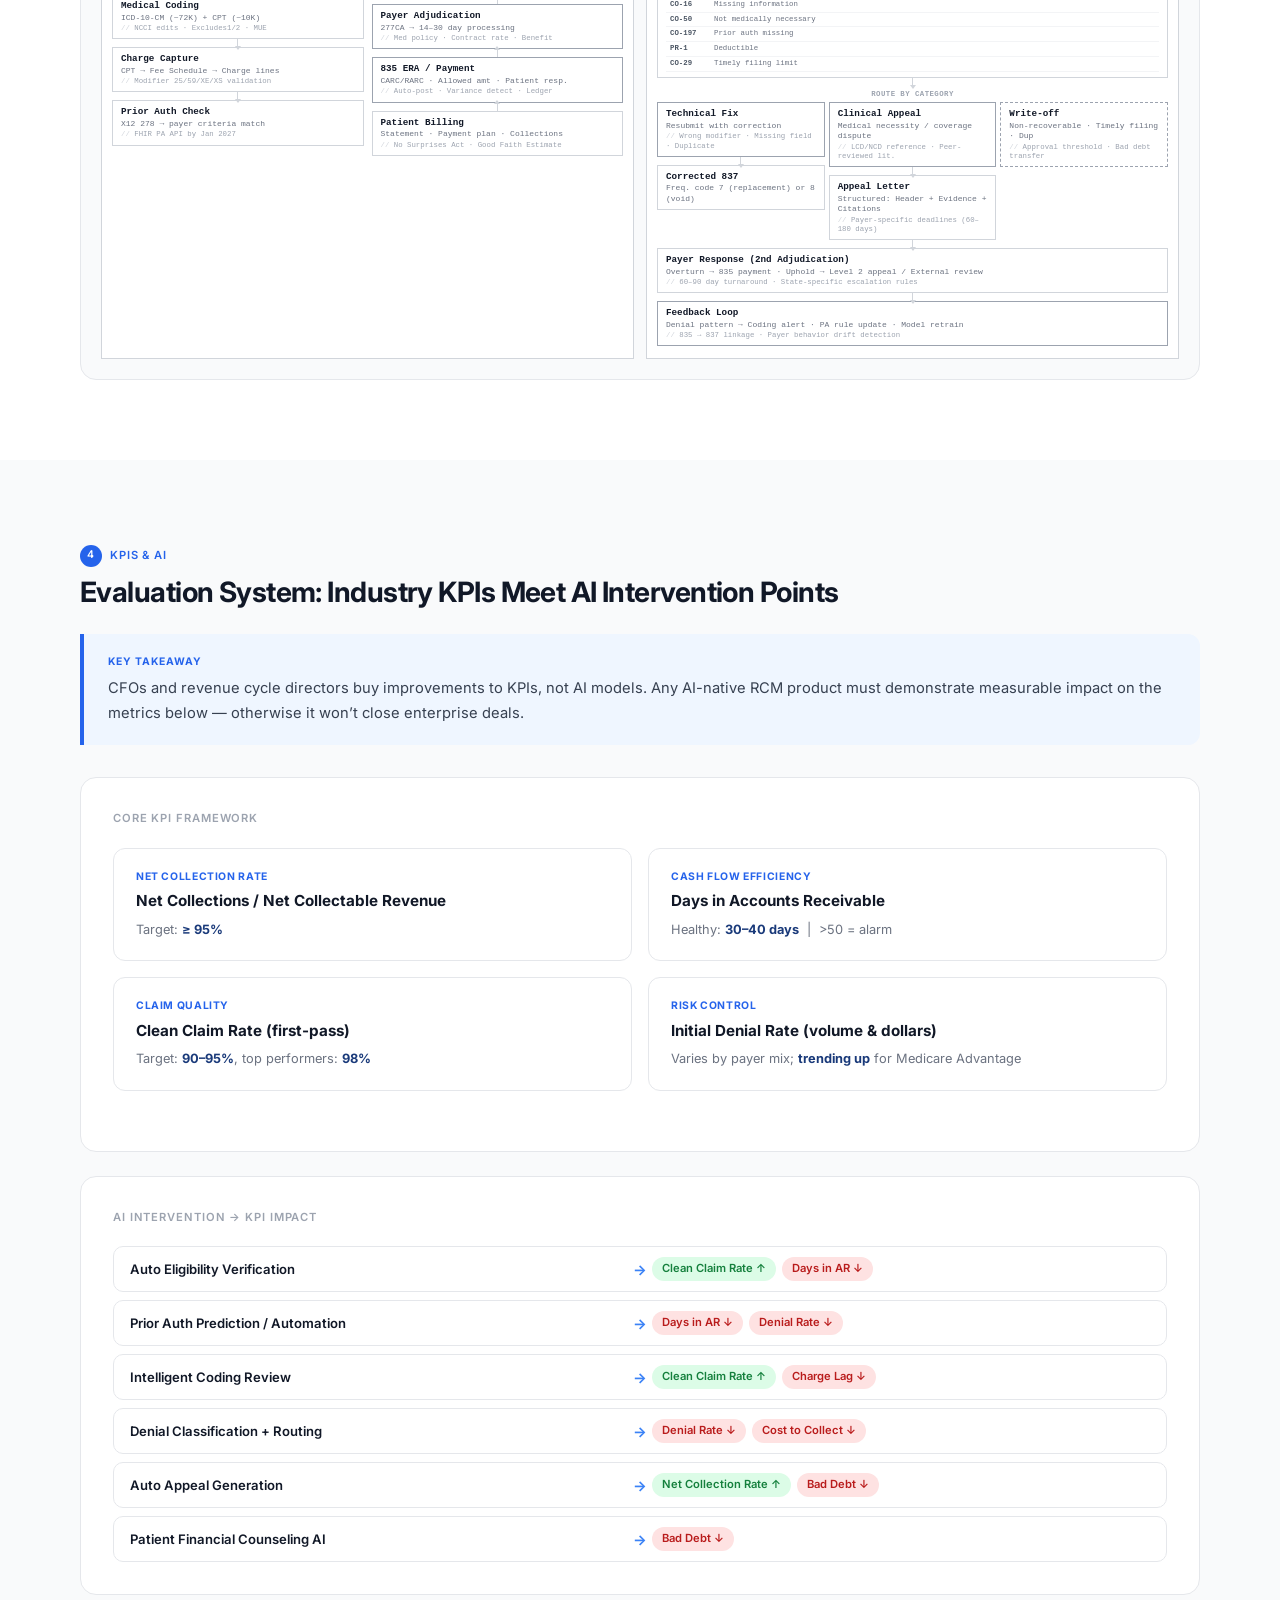
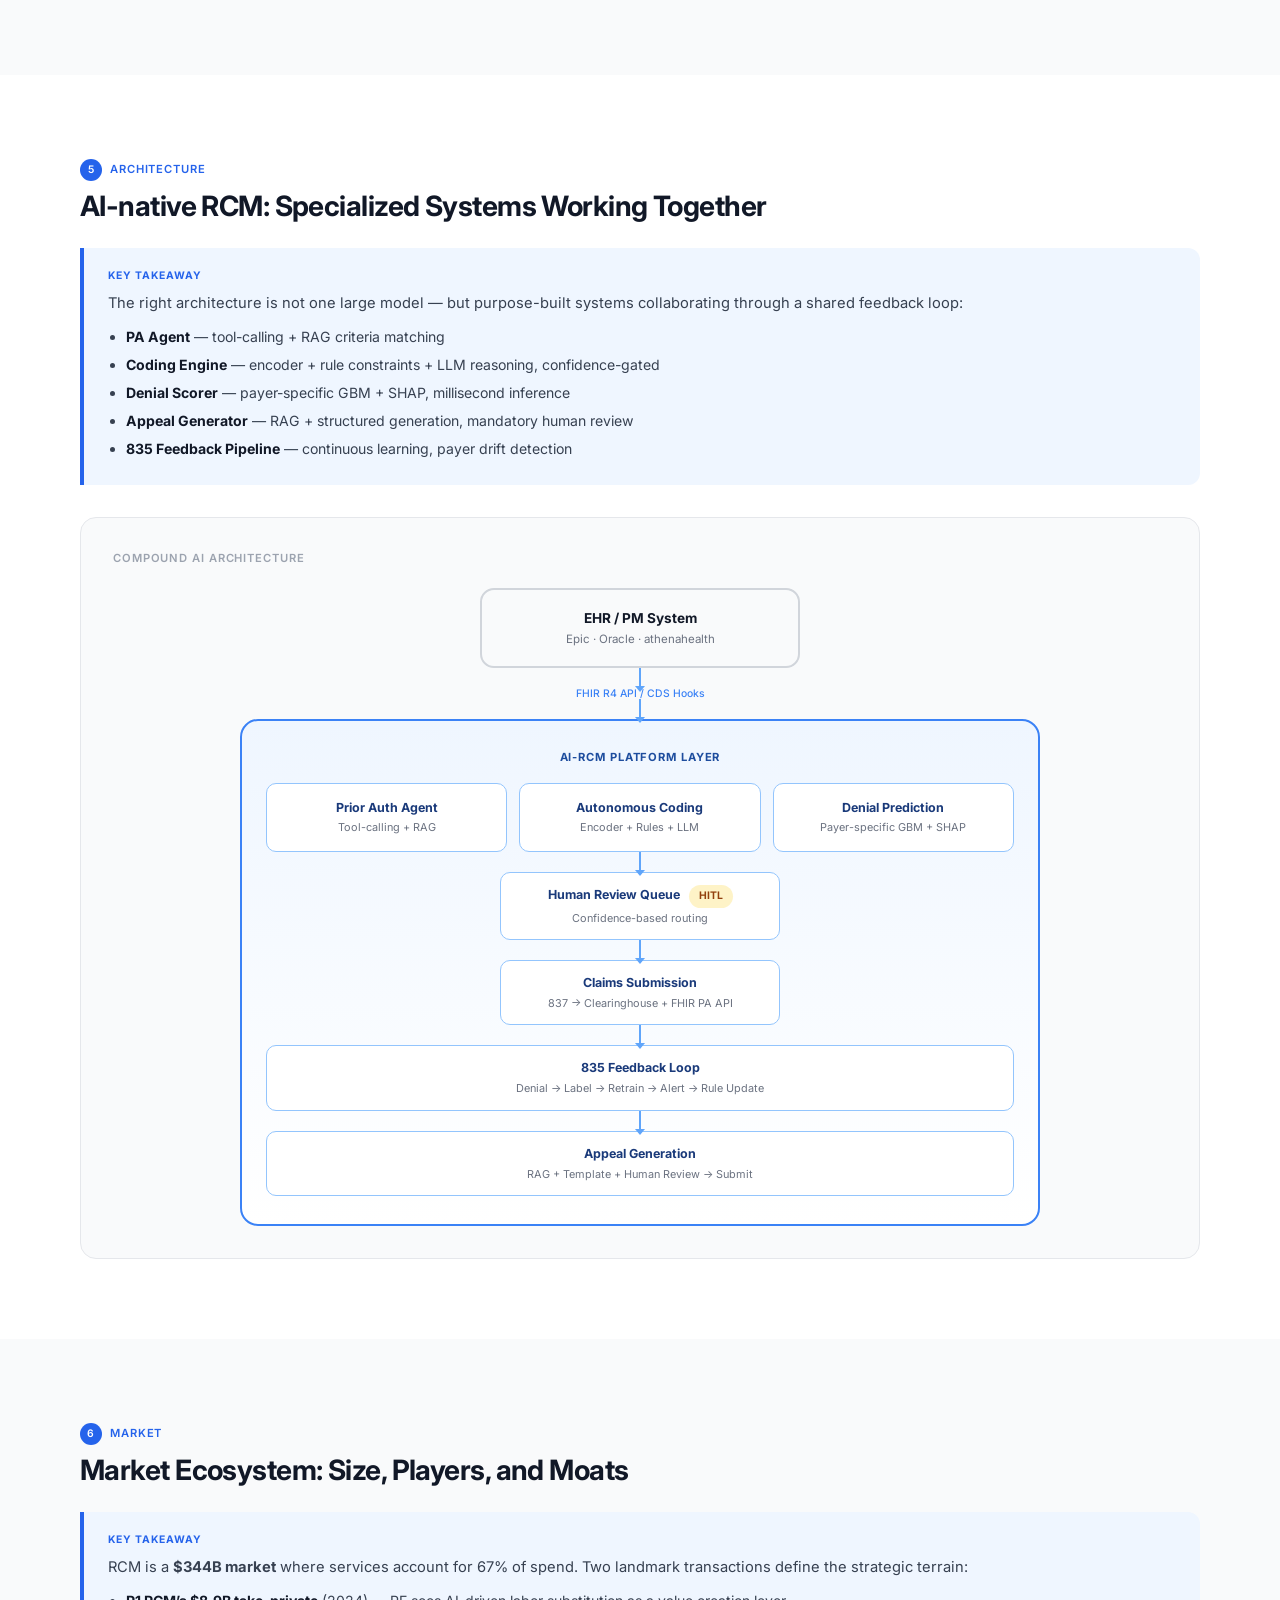
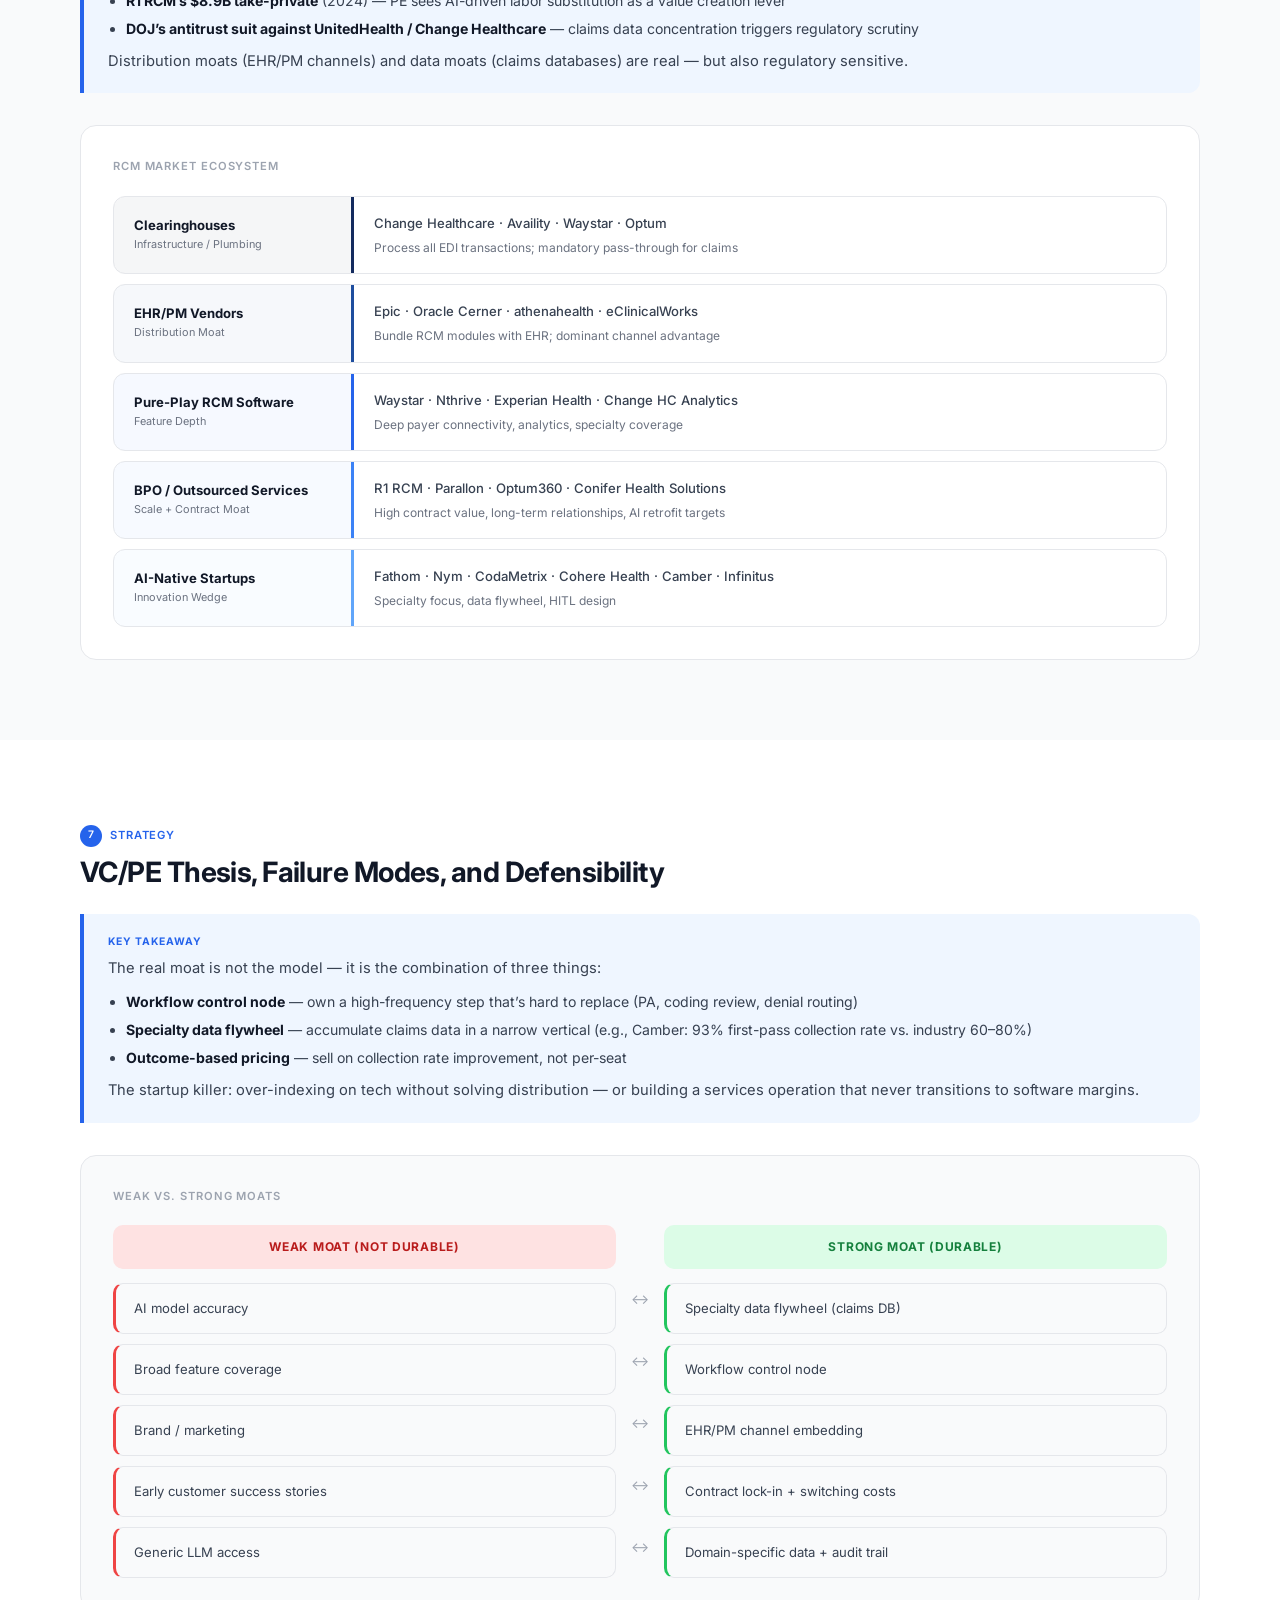
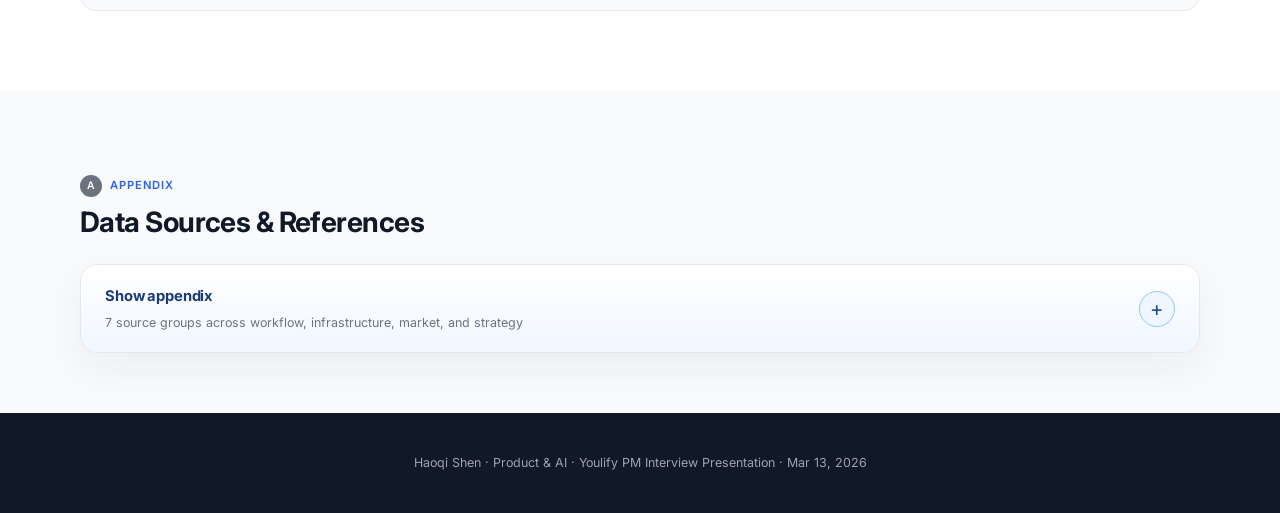
<file: rcm.html>
<!DOCTYPE html>
<html lang="en">
<head>
<meta charset="UTF-8">
<meta name="viewport" content="width=device-width, initial-scale=1.0">
<title>Medical Billing and Revenue Cycle Management</title>
<style>
  @import url('https://fonts.googleapis.com/css2?family=Inter:wght@300;400;500;600;700;800;900&display=swap');

  *, *::before, *::after { margin: 0; padding: 0; box-sizing: border-box; }

  :root {
    --blue-900: #0f1d3d;
    --blue-800: #132a5e;
    --blue-700: #1a3a7a;
    --blue-600: #1e4d9e;
    --blue-500: #2563eb;
    --blue-400: #3b82f6;
    --blue-300: #60a5fa;
    --blue-200: #93c5fd;
    --blue-100: #dbeafe;
    --blue-50: #eff6ff;
    --gray-900: #111827;
    --gray-700: #374151;
    --gray-600: #4b5563;
    --gray-500: #6b7280;
    --gray-400: #9ca3af;
    --gray-300: #d1d5db;
    --gray-200: #e5e7eb;
    --gray-100: #f3f4f6;
    --gray-50: #f9fafb;
    --white: #ffffff;
    --green-500: #22c55e;
    --green-100: #dcfce7;
    --amber-500: #f59e0b;
    --amber-100: #fef3c7;
    --red-500: #ef4444;
    --red-100: #fee2e2;
  }

  html { scroll-behavior: smooth; font-size: 16px; }

  body {
    font-family: 'Inter', -apple-system, BlinkMacSystemFont, sans-serif;
    color: var(--gray-900);
    background: var(--white);
    line-height: 1.6;
    -webkit-font-smoothing: antialiased;
  }

  /* ───── NAV ───── */
  nav {
    position: fixed; top: 0; left: 0; right: 0; z-index: 100;
    background: rgba(255,255,255,0.92);
    backdrop-filter: blur(12px);
    border-bottom: 1px solid var(--gray-200);
    display: flex; align-items: center; justify-content: space-between;
    padding: 0 40px; height: 56px;
    transition: box-shadow .3s;
  }
  nav.scrolled { box-shadow: 0 1px 8px rgba(0,0,0,.06); }
  nav .logo { font-weight: 700; font-size: .95rem; color: var(--blue-600); letter-spacing: -.02em; }
  nav .nav-links { display: flex; gap: 6px; }
  nav .nav-links a {
    font-size: .75rem; font-weight: 500; color: var(--gray-500);
    text-decoration: none; padding: 6px 10px; border-radius: 6px;
    transition: all .2s;
  }
  nav .nav-links a:hover, nav .nav-links a.active { color: var(--blue-600); background: var(--blue-50); }

  /* ───── SECTIONS ───── */
  section {
    min-height: 100vh; display: flex; align-items: center; justify-content: center;
    padding: 80px 60px;
    position: relative;
  }
  section:nth-child(odd) { background: var(--white); }
  section:nth-child(even) { background: var(--gray-50); }

  .slide-inner {
    max-width: 1120px; width: 100%;
  }

  /* ───── LANDING ───── */
  #landing {
    background: var(--white);
    display: flex; align-items: center; justify-content: center;
  }
  .landing-grid {
    display: grid; grid-template-columns: 1fr 1fr; gap: 80px;
    max-width: 1120px; width: 100%; align-items: center;
  }
  .landing-left h1 {
    font-size: 4.5rem; font-weight: 800; color: var(--blue-600);
    line-height: 1.05; letter-spacing: -.04em;
  }
  .landing-left .landing-title {
    display: inline-block;
    transform-origin: left center;
    will-change: transform, opacity, filter;
    animation: title-breathe 6.2s ease-in-out infinite;
  }
  .landing-left h1 span { display: block; color: var(--blue-900); }
  .landing-left .landing-title span {
    animation: title-ink 6.2s ease-in-out infinite;
  }
  .landing-right h2 {
    font-size: 2rem; font-weight: 700; color: var(--gray-900);
    line-height: 1.25; letter-spacing: -.02em; margin-bottom: 12px;
  }
  .landing-right .subtitle {
    font-size: 1.05rem; color: var(--gray-600); line-height: 1.6;
    margin-bottom: 40px; font-style: italic;
  }
  .landing-right .meta {
    font-size: .85rem; color: var(--gray-400); line-height: 1.7;
  }
  .landing-right .meta strong { color: var(--gray-700); font-weight: 600; }
  .landing-divider {
    width: 2px; background: var(--blue-200); align-self: stretch;
  }
  .scroll-hint {
    position: absolute; bottom: 32px; left: 50%;
    transform: translateX(-50%);
    display: flex; flex-direction: column; align-items: center;
    gap: 6px; color: var(--gray-400); font-size: .75rem;
    animation: bounce 2s infinite;
  }
  .scroll-hint svg { width: 20px; height: 20px; }
  @keyframes bounce {
    0%,100%{ transform: translateX(-50%) translateY(0); }
    50%{ transform: translateX(-50%) translateY(8px); }
  }
  @keyframes title-breathe {
    0%, 100% {
      transform: scale(1);
      opacity: .88;
      filter: saturate(.95) brightness(.97);
      text-shadow: 0 0 0 rgba(37, 99, 235, 0);
    }
    50% {
      transform: scale(1.03);
      opacity: 1;
      filter: saturate(1.06) brightness(1.03);
      text-shadow: 0 10px 28px rgba(37, 99, 235, .14);
    }
  }
  @keyframes title-ink {
    0%, 100% {
      color: var(--blue-900);
      opacity: .9;
    }
    50% {
      color: #09162f;
      opacity: 1;
    }
  }

  /* ───── SLIDE HEADER ───── */
  .slide-label {
    display: inline-flex; align-items: center; gap: 8px;
    font-size: .7rem; font-weight: 600; text-transform: uppercase;
    letter-spacing: .08em; color: var(--blue-500); margin-bottom: 8px;
  }
  .slide-label .num {
    background: var(--blue-500); color: var(--white);
    width: 22px; height: 22px; border-radius: 50%;
    display: flex; align-items: center; justify-content: center;
    font-size: .65rem;
  }
  .slide-title {
    font-size: 1.75rem; font-weight: 700; color: var(--gray-900);
    letter-spacing: -.02em; margin-bottom: 24px; line-height: 1.25;
  }

  /* ───── TAKEAWAY BOX ───── */
  .takeaway {
    background: var(--blue-50);
    border-left: 4px solid var(--blue-500);
    border-radius: 0 12px 12px 0;
    padding: 20px 24px;
    margin-bottom: 32px;
  }
  .takeaway-label {
    font-size: .65rem; font-weight: 700; text-transform: uppercase;
    letter-spacing: .1em; color: var(--blue-500); margin-bottom: 6px;
  }
  .takeaway p {
    font-size: .92rem; color: var(--gray-700); line-height: 1.65;
  }
  .takeaway ul {
    margin-top: 10px; padding-left: 18px;
    font-size: .88rem; color: var(--gray-700); line-height: 1.7;
  }
  .takeaway ul li { margin-bottom: 4px; }
  .takeaway ul li strong { color: var(--gray-900); }

  /* ───── STAT PILLS ───── */
  .stats-row {
    display: flex; gap: 16px; flex-wrap: wrap; margin-bottom: 28px;
  }
  .stat-pill {
    display: flex; align-items: baseline; gap: 8px;
    background: var(--white); border: 1px solid var(--gray-200);
    border-radius: 10px; padding: 12px 18px;
    flex: 1; min-width: 200px;
  }
  .stat-pill .stat-num {
    font-size: 1.4rem; font-weight: 800; color: var(--blue-600);
    letter-spacing: -.02em;
  }
  .stat-pill .stat-desc {
    font-size: .78rem; color: var(--gray-600); line-height: 1.35;
  }

  /* ───── DIAGRAM COMMON ───── */
  .diagram-wrapper {
    background: var(--white);
    border: 1px solid var(--gray-200);
    border-radius: 16px;
    padding: 32px;
    overflow-x: auto;
  }
  section:nth-child(odd) .diagram-wrapper { background: var(--gray-50); }
  .diagram-title {
    font-size: .7rem; font-weight: 600; text-transform: uppercase;
    letter-spacing: .08em; color: var(--gray-400); margin-bottom: 20px;
  }

  /* ───── SLIDE 1: THREE COLUMNS ───── */
  .rcm-pipeline {
    display: grid; grid-template-columns: 1fr 1fr 1fr; gap: 0;
    position: relative;
  }
  .rcm-col {
    padding: 24px 20px;
    position: relative;
  }
  .rcm-col:not(:last-child) { border-right: 2px solid var(--gray-200); }
  .rcm-col-header {
    font-size: .85rem; font-weight: 700; margin-bottom: 6px;
  }
  .rcm-col-header.front { color: var(--blue-600); }
  .rcm-col-header.mid { color: var(--blue-700); }
  .rcm-col-header.back { color: var(--blue-800); }
  .rcm-col ul { list-style: none; }
  .rcm-col ul li {
    font-size: .82rem; color: var(--gray-700); padding: 5px 0;
    border-bottom: 1px solid var(--gray-100);
  }
  .rcm-col ul li:last-child { border-bottom: none; }
  .rcm-col .col-footer {
    margin-top: 14px; font-size: .72rem; color: var(--gray-400);
    font-style: italic;
  }
  .rcm-arrow {
    position: absolute; top: 50%; transform: translateY(-50%);
    color: var(--blue-300); font-size: 1.5rem; font-weight: 300;
    z-index: 2;
  }

  /* ───── SLIDE 2: THREE LAYER CARDS ───── */
  .layer-cards {
    display: grid; grid-template-columns: 1fr 1fr 1fr; gap: 20px;
  }
  .layer-card {
    border-radius: 14px; padding: 24px; position: relative;
    border: 1px solid var(--gray-200);
  }
  .layer-card.clinical { border-top: 4px solid var(--blue-400); }
  .layer-card.edi { border-top: 4px solid var(--blue-600); }
  .layer-card.fhir { border-top: 4px solid var(--blue-800); }
  .layer-card h4 {
    font-size: .9rem; font-weight: 700; margin-bottom: 4px;
  }
  .layer-card .layer-sub {
    font-size: .72rem; color: var(--gray-400); font-weight: 500;
    margin-bottom: 12px;
  }
  .layer-card ul { list-style: none; }
  .layer-card ul li {
    font-size: .8rem; color: var(--gray-600); padding: 4px 0;
    display: flex; align-items: center; gap: 6px;
  }
  .layer-card ul li::before {
    content: ''; width: 6px; height: 6px; border-radius: 50%;
    flex-shrink: 0;
  }
  .layer-card.clinical ul li::before { background: var(--blue-400); }
  .layer-card.edi ul li::before { background: var(--blue-600); }
  .layer-card.fhir ul li::before { background: var(--blue-800); }
  .layer-flow {
    display: flex; align-items: center; justify-content: center;
    gap: 12px; margin-top: 24px;
  }
  .layer-flow-box {
    background: var(--blue-50); border-radius: 8px;
    padding: 8px 16px; font-size: .75rem; font-weight: 600;
    color: var(--blue-700);
  }
  .layer-flow-arrow { color: var(--blue-300); font-size: 1.2rem; }

  /* ───── SLIDE 3: RAW ENGINEERING DIAGRAMS ───── */
  .eng-dual {
    display: grid; grid-template-columns: 1fr 1fr; gap: 12px;
  }
  .eng-panel {
    background: var(--white); border: 1px solid var(--gray-300);
    border-radius: 0; padding: 12px 10px; overflow: hidden;
    font-family: 'SF Mono', 'Fira Code', 'Consolas', 'Courier New', monospace;
  }
  .eng-title {
    font-size: .6rem; font-weight: 700; letter-spacing: .06em;
    color: var(--gray-700); margin-bottom: 1px;
    border-bottom: 1px solid var(--gray-300); padding-bottom: 3px;
  }
  .eng-subtitle {
    font-size: .5rem; color: var(--gray-400); margin-bottom: 8px;
  }
  .eng-flow {
    display: flex; flex-direction: column; align-items: stretch; gap: 0;
  }
  .eng-node {
    border: 1px solid var(--gray-300); padding: 5px 8px;
    background: var(--white); border-radius: 0;
  }
  .eng-node.eng-ehr { border-color: var(--gray-400); }
  .eng-node.eng-ch { border-color: var(--gray-400); }
  .eng-node.eng-payer { border-color: var(--gray-400); }
  .eng-node.eng-era { border-color: var(--gray-400); }
  .eng-node.eng-deny { border-color: var(--gray-400); }
  .eng-node.eng-tech { border-color: var(--gray-400); }
  .eng-node.eng-clinical { border-color: var(--gray-400); }
  .eng-node.eng-writeoff { border-color: var(--gray-400); border-style: dashed; }
  .eng-node.eng-feedback { border-color: var(--gray-400); }
  .eng-node-h {
    font-size: .58rem; font-weight: 700; color: var(--gray-800);
    line-height: 1.25;
  }
  .eng-node-d {
    font-size: .5rem; color: var(--gray-500); margin-top: 1px;
    line-height: 1.3;
  }
  .eng-rule {
    font-size: .46rem; color: var(--gray-400); margin-top: 1px;
    line-height: 1.25;
  }
  .eng-rule::before { content: '// '; color: var(--gray-300); }
  .eng-arrow {
    width: 1px; height: 8px; background: var(--gray-300);
    margin: 0 auto; position: relative;
  }
  .eng-arrow::after {
    content: ''; position: absolute; bottom: -3px; left: -2px;
    border-left: 3px solid transparent; border-right: 3px solid transparent;
    border-top: 4px solid var(--gray-300);
  }
  .eng-table {
    width: 100%; margin-top: 3px; border-collapse: collapse;
  }
  .eng-table td {
    font-size: .46rem; padding: 1px 4px; color: var(--gray-500);
    border-bottom: 1px solid var(--gray-100);
  }
  .eng-table td:first-child {
    color: var(--gray-600); font-weight: 600; width: 44px;
  }
  .eng-branch-h {
    text-align: center; margin: 3px 0 2px;
  }
  .eng-branch-label {
    font-size: .46rem; font-weight: 700; color: var(--gray-400);
    text-transform: uppercase; letter-spacing: .06em;
  }
  .eng-branch-row {
    display: grid; grid-template-columns: 1fr 1fr 1fr; gap: 4px;
    margin-bottom: 0;
  }
  .eng-branch-col {
    display: flex; flex-direction: column; align-items: stretch; gap: 0;
  }

  /* U-shape layout for claim lifecycle */
  .eng-u-shape {
    display: grid; grid-template-columns: 1fr 1fr; gap: 8px;
  }
  .eng-u-left, .eng-u-right {
    display: flex; flex-direction: column; align-items: stretch; gap: 0;
  }
  .eng-u-right {
    flex-direction: column-reverse;
  }
  .eng-u-right .eng-arrow {
    transform: rotate(180deg);
  }
  .eng-u-connector {
    grid-column: 1 / -1;
    display: flex; align-items: center; justify-content: center;
    height: 16px; position: relative;
  }
  .eng-u-connector::before {
    content: '';
    position: absolute; bottom: 0; left: 50%;
    width: calc(50% + 4px); height: 1px;
    background: var(--gray-300);
    transform: translateX(-50%);
  }
  .eng-u-connector::after {
    content: '\2192';
    position: absolute; bottom: -3px; right: calc(25% - 8px);
    font-size: .6rem; color: var(--gray-400);
  }

  /* ───── SLIDE 4: KPI TABLE + MAPPING ───── */
  .kpi-grid {
    display: grid; grid-template-columns: 1fr 1fr; gap: 16px;
    margin-bottom: 28px;
  }
  .kpi-card {
    border-radius: 12px; padding: 20px 22px;
    border: 1px solid var(--gray-200);
    background: var(--white);
  }
  section:nth-child(odd) .kpi-card { background: var(--gray-50); }
  .kpi-card .kpi-category {
    font-size: .65rem; font-weight: 700; text-transform: uppercase;
    letter-spacing: .06em; color: var(--blue-500); margin-bottom: 4px;
  }
  .kpi-card .kpi-name {
    font-size: .95rem; font-weight: 700; color: var(--gray-900);
    margin-bottom: 6px;
  }
  .kpi-card .kpi-bench {
    font-size: .8rem; color: var(--gray-500);
  }
  .kpi-card .kpi-bench strong { color: var(--blue-700); font-weight: 700; }

  .ai-map-grid {
    display: grid; grid-template-columns: 1fr; gap: 8px;
  }
  .ai-map-row {
    display: grid; grid-template-columns: 1fr 24px 1fr; align-items: center;
    gap: 0; padding: 10px 16px;
    border-radius: 10px; background: var(--white);
    border: 1px solid var(--gray-200);
  }
  section:nth-child(odd) .ai-map-row { background: var(--gray-50); }
  .ai-map-row .ai-name {
    font-size: .82rem; font-weight: 600; color: var(--gray-800);
  }
  .ai-map-row .ai-arrow {
    text-align: center; color: var(--blue-400); font-weight: 700;
    font-size: .9rem;
  }
  .ai-map-row .ai-kpis {
    display: flex; gap: 6px; flex-wrap: wrap;
  }
  .kpi-tag {
    font-size: .7rem; font-weight: 600; padding: 3px 10px;
    border-radius: 20px;
  }
  .kpi-tag.up { background: var(--green-100); color: #15803d; }
  .kpi-tag.down { background: var(--red-100); color: #b91c1c; }

  /* ───── SLIDE 5: ARCHITECTURE ───── */
  .arch-stack {
    display: flex; flex-direction: column; align-items: center; gap: 0;
  }
  .arch-box {
    border: 2px solid var(--blue-200); border-radius: 14px;
    padding: 18px 28px; text-align: center;
    min-width: 320px; background: var(--white);
  }
  section:nth-child(odd) .arch-box { background: var(--gray-50); }
  .arch-box.ehr { border-color: var(--gray-300); background: var(--gray-100); }
  .arch-box .arch-label {
    font-size: .85rem; font-weight: 700; color: var(--gray-900);
  }
  .arch-box .arch-sublabel {
    font-size: .72rem; color: var(--gray-500);
  }
  .arch-connector {
    width: 2px; height: 20px; background: var(--blue-300);
    position: relative;
  }
  .arch-connector::after {
    content: ''; position: absolute; bottom: -4px; left: -4px;
    border-left: 5px solid transparent; border-right: 5px solid transparent;
    border-top: 6px solid var(--blue-300);
  }
  .arch-connector-label {
    font-size: .65rem; color: var(--blue-400); font-weight: 500;
    text-align: center; margin: -2px 0 -4px;
  }
  .arch-platform {
    border: 2px solid var(--blue-400); border-radius: 18px;
    padding: 28px 24px; width: 100%; max-width: 800px;
    background: linear-gradient(180deg, var(--blue-50) 0%, var(--white) 100%);
    display: flex; flex-direction: column; align-items: center; gap: 0;
  }
  .arch-platform-title {
    font-size: .7rem; font-weight: 700; text-transform: uppercase;
    letter-spacing: .08em; color: var(--blue-600); margin-bottom: 16px;
  }
  .arch-3col {
    display: grid; grid-template-columns: 1fr 1fr 1fr; gap: 12px;
    width: 100%; margin-bottom: 0;
  }
  .arch-module {
    border: 1px solid var(--blue-200); border-radius: 10px;
    padding: 14px; text-align: center; background: var(--white);
  }
  .arch-module .mod-title {
    font-size: .78rem; font-weight: 700; color: var(--blue-700);
  }
  .arch-module .mod-sub {
    font-size: .68rem; color: var(--gray-500); margin-top: 2px;
  }
  .arch-inner-box {
    border: 1px solid var(--blue-200); border-radius: 10px;
    padding: 12px 20px; text-align: center; background: var(--white);
    min-width: 280px;
  }
  .arch-inner-box .mod-title { font-size: .78rem; font-weight: 700; color: var(--blue-700); }
  .arch-inner-box .mod-sub { font-size: .68rem; color: var(--gray-500); margin-top: 2px; }
  .arch-wide-box {
    border: 1px solid var(--blue-200); border-radius: 10px;
    padding: 12px 20px; text-align: center; background: var(--white);
    width: 100%;
  }
  .arch-wide-box .mod-title { font-size: .78rem; font-weight: 700; color: var(--blue-700); }
  .arch-wide-box .mod-sub { font-size: .68rem; color: var(--gray-500); margin-top: 2px; }
  .hitl-badge {
    display: inline-flex; align-items: center; gap: 4px;
    background: var(--amber-100); color: #92400e;
    font-size: .65rem; font-weight: 700; padding: 3px 10px;
    border-radius: 20px; margin-left: 6px;
  }

  /* ───── SLIDE 6: MARKET STACK ───── */
  .market-stack {
    display: flex; flex-direction: column; gap: 10px;
  }
  .market-row {
    display: grid; grid-template-columns: 240px 1fr; gap: 0;
    border: 1px solid var(--gray-200); border-radius: 12px;
    overflow: hidden; background: var(--white);
  }
  section:nth-child(odd) .market-row { background: var(--gray-50); }
  .market-row .mr-label {
    padding: 16px 20px;
    display: flex; flex-direction: column; justify-content: center;
    border-right: 3px solid;
  }
  .market-row:nth-child(1) .mr-label { border-color: var(--blue-800); background: rgba(15,29,61,.04); }
  .market-row:nth-child(2) .mr-label { border-color: var(--blue-600); background: rgba(30,77,158,.04); }
  .market-row:nth-child(3) .mr-label { border-color: var(--blue-500); background: rgba(37,99,235,.04); }
  .market-row:nth-child(4) .mr-label { border-color: var(--blue-400); background: rgba(59,130,246,.04); }
  .market-row:nth-child(5) .mr-label { border-color: var(--blue-300); background: rgba(96,165,250,.04); }
  .mr-label h4 {
    font-size: .82rem; font-weight: 700; color: var(--gray-900);
    line-height: 1.3;
  }
  .mr-label .mr-moat {
    font-size: .68rem; color: var(--gray-500); margin-top: 2px;
  }
  .market-row .mr-content {
    padding: 16px 20px; display: flex; flex-direction: column;
    justify-content: center;
  }
  .mr-content .mr-companies {
    font-size: .82rem; color: var(--gray-700); font-weight: 500;
    margin-bottom: 4px;
  }
  .mr-content .mr-desc {
    font-size: .75rem; color: var(--gray-500);
  }

  /* ───── SLIDE 7: MOAT COMPARISON ───── */
  .moat-table {
    display: grid; grid-template-columns: 1fr 48px 1fr; gap: 0;
    align-items: start;
  }
  .moat-col {
    display: flex; flex-direction: column; gap: 10px;
  }
  .moat-col-header {
    font-size: .75rem; font-weight: 700; text-transform: uppercase;
    letter-spacing: .06em; padding: 12px 16px;
    border-radius: 10px; text-align: center;
    margin-bottom: 4px;
  }
  .moat-col-header.weak { background: var(--red-100); color: #b91c1c; }
  .moat-col-header.strong { background: var(--green-100); color: #15803d; }
  .moat-item {
    border: 1px solid var(--gray-200); border-radius: 10px;
    padding: 14px 18px; font-size: .82rem; color: var(--gray-700);
    background: var(--white);
  }
  section:nth-child(odd) .moat-item { background: var(--gray-50); }
  .moat-item.weak-item { border-left: 3px solid var(--red-500); }
  .moat-item.strong-item { border-left: 3px solid var(--green-500); }
  .moat-arrows {
    display: flex; flex-direction: column; align-items: center;
    gap: 10px; padding-top: 48px;
  }
  .moat-arrow-icon {
    font-size: .85rem; color: var(--gray-400);
    height: 52px; display: flex; align-items: center; justify-content: center;
  }

  /* ───── APPENDIX ───── */
  #appendix {
    min-height: auto; padding: 80px 60px 60px;
    background: var(--gray-50);
    align-items: flex-start;
  }
  .appendix-panel {
    margin-top: 20px;
    background: var(--white);
    border: 1px solid var(--gray-200);
    border-radius: 18px;
    box-shadow: 0 16px 40px rgba(15, 29, 61, .06);
    overflow: hidden;
  }
  .appendix-toggle {
    list-style: none;
    cursor: pointer;
    display: flex;
    align-items: center;
    justify-content: space-between;
    gap: 20px;
    padding: 20px 24px;
    background: linear-gradient(180deg, rgba(255,255,255,.96), rgba(239,246,255,.92));
  }
  .appendix-toggle::-webkit-details-marker { display: none; }
  .appendix-toggle-copy {
    display: flex;
    flex-direction: column;
    gap: 4px;
  }
  .appendix-open-label,
  .appendix-close-label {
    font-size: .92rem;
    font-weight: 700;
    color: var(--blue-700);
    letter-spacing: -.01em;
  }
  .appendix-close-label { display: none; }
  .appendix-panel[open] .appendix-open-label { display: none; }
  .appendix-panel[open] .appendix-close-label { display: inline; }
  .appendix-toggle-copy small {
    font-size: .78rem;
    color: var(--gray-500);
  }
  .appendix-toggle-icon {
    width: 36px;
    height: 36px;
    border-radius: 999px;
    border: 1px solid var(--blue-200);
    background: var(--blue-50);
    color: var(--blue-600);
    display: inline-flex;
    align-items: center;
    justify-content: center;
    font-size: 1.3rem;
    font-weight: 400;
    flex-shrink: 0;
    transition: transform .24s ease, background .24s ease, color .24s ease;
  }
  .appendix-panel[open] .appendix-toggle-icon {
    transform: rotate(45deg);
    background: var(--blue-100);
    color: var(--blue-700);
  }
  .appendix-content {
    padding: 4px 24px 28px;
  }
  .ref-section {
    margin-bottom: 28px;
  }
  .ref-section-title {
    font-size: .72rem; font-weight: 700; text-transform: uppercase;
    letter-spacing: .06em; color: var(--blue-500); margin-bottom: 10px;
    padding-bottom: 6px; border-bottom: 1px solid var(--gray-200);
  }
  .ref-list {
    list-style: none; display: flex; flex-direction: column; gap: 6px;
  }
  .ref-list li {
    font-size: .8rem; color: var(--gray-600); line-height: 1.5;
    padding: 6px 0;
    border-bottom: 1px solid var(--gray-100);
  }
  .ref-list li:last-child { border-bottom: none; }
  .ref-list a {
    color: var(--blue-600); text-decoration: none; font-weight: 500;
  }
  .ref-list a:hover { text-decoration: underline; }
  .ref-tag {
    display: inline-block; font-size: .62rem; font-weight: 600;
    padding: 1px 6px; border-radius: 3px; margin-right: 6px;
    background: var(--blue-100); color: var(--blue-700);
    vertical-align: middle;
  }

  /* ───── RESPONSIVE ───── */
  @media (max-width: 900px) {
    section { padding: 80px 24px; }
    .landing-grid { grid-template-columns: 1fr; gap: 40px; }
    .landing-left h1 { font-size: 3rem; }
    .rcm-pipeline { grid-template-columns: 1fr; }
    .rcm-col:not(:last-child) { border-right: none; border-bottom: 2px solid var(--gray-200); }
    .layer-cards { grid-template-columns: 1fr; }
    .kpi-grid { grid-template-columns: 1fr; }
    .arch-3col { grid-template-columns: 1fr; }
    .moat-table { grid-template-columns: 1fr; }
    .moat-arrows { flex-direction: row; padding-top: 0; }
    .market-row { grid-template-columns: 1fr; }
    .market-row .mr-label { border-right: none; border-bottom: 3px solid; }
    nav .nav-links { display: none; }
    .eng-dual { grid-template-columns: 1fr; }
    .eng-branch-row { grid-template-columns: 1fr; }
  }
  @media (prefers-reduced-motion: reduce) {
    html { scroll-behavior: auto; }
    .landing-left .landing-title,
    .landing-left .landing-title span,
    .scroll-hint,
    .appendix-toggle-icon {
      animation: none;
      transition: none;
    }
  }
</style>
</head>
<body>

<!-- NAV -->
<nav id="navbar">
  <div class="logo">Revenue Cycle Management Showcase</div>
  <div class="nav-links">
    <a href="#landing">Home</a>
    <a href="#slide1">Revenue Cycle</a>
    <a href="#slide2">Context</a>
    <a href="#slide3">Complexity</a>
    <a href="#slide4">Evaluation</a>
    <a href="#slide5">Architecture</a>
    <a href="#slide6">Market</a>
    <a href="#slide7">Strategy</a>
    <a href="#appendix">Appendix</a>
  </div>
</nav>

<!-- ═══════════ LANDING ═══════════ -->
<section id="landing">
  <div class="landing-grid">
    <div class="landing-left">
      <h1 class="landing-title">Hello,<span>Youlify.</span></h1>
    </div>
    <div class="landing-right">
      <h2>Medical Billing and<br>Revenue Cycle Management</h2>
      <p class="subtitle">A Product Perspective on Workflow, AI Solutions and Strategy</p>
      <div class="meta">
        <strong>Haoqi Shen</strong> &nbsp;|&nbsp; Product &amp; AI<br>
        Youlify PM Interview Presentation<br>
        Mar 13, 2026
      </div>
    </div>
  </div>
  <div class="scroll-hint">
    <svg viewBox="0 0 24 24" fill="none" stroke="currentColor" stroke-width="2"><path d="M12 5v14M5 12l7 7 7-7"/></svg>
    Scroll
  </div>
</section>

<!-- ═══════════ SLIDE 1 ═══════════ -->
<section id="slide1">
  <div class="slide-inner">
    <div class="slide-label"><span class="num">1</span> Revenue Cycle</div>
    <h2 class="slide-title">Revenue Cycle Management: From Appointment to Final Payment</h2>
    <div class="takeaway">
      <div class="takeaway-label">Key Takeaway</div>
      <p>HFMA defines RCM as the full journey from a patient's first appointment to the last dollar collected &mdash; spanning clinical, financial, and IT departments. Any handoff failure converts directly into a denial or bad debt. This is why digitization and outsourcing coexist in the same hospital.</p>
    </div>
    <div class="diagram-wrapper">
      <div class="diagram-title">RCM End-to-End Pipeline</div>
      <div class="rcm-pipeline">
        <div class="rcm-col">
          <div class="rcm-col-header front">Front-End (Patient Access)</div>
          <ul>
            <li>Scheduling &amp; Registration</li>
            <li>Insurance Eligibility Verification</li>
            <li>Prior Authorization</li>
            <li>Price Estimation</li>
            <li>Financial Counseling</li>
          </ul>
          <div class="col-footer">Cheapest to fix errors here</div>
        </div>
        <div class="rcm-col">
          <div class="rcm-col-header mid">Mid-Cycle (Clinical &amp; Coding)</div>
          <ul>
            <li>Service Delivery</li>
            <li>Clinical Documentation</li>
            <li>CPT / ICD-10 Coding</li>
            <li>Charge Capture</li>
            <li>837 Claim Generation</li>
          </ul>
          <div class="col-footer">Doc quality decides downstream fate</div>
        </div>
        <div class="rcm-col">
          <div class="rcm-col-header back">Back-End (Revenue Realization)</div>
          <ul>
            <li>Claims Submission</li>
            <li>Denial Management</li>
            <li>Appeals</li>
            <li>Patient Collections</li>
            <li>A/R Analysis</li>
          </ul>
          <div class="col-footer">Most expensive failures surface here</div>
        </div>
      </div>
    </div>
  </div>
</section>

<!-- ═══════════ SLIDE 2 ═══════════ -->
<section id="slide2">
  <div class="slide-inner">
    <div class="slide-label"><span class="num">2</span> Context</div>
    <h2 class="slide-title">Where RCM Lives: EHR, EDI Standards, and the FHIR API Layer</h2>
    <div class="takeaway">
      <div class="takeaway-label">Key Takeaway</div>
      <p>Every dollar in RCM flows through three data layers. Understanding them explains why data quality, integration cost, and compliance are structural constraints &mdash; not optional technical details.</p>
      <ul>
        <li><strong>EHR</strong> &mdash; the clinical system of record (Epic, Oracle, etc.)</li>
        <li><strong>X12 EDI</strong> &mdash; the HIPAA-mandated transaction pipe (270/271, 278, 837, 835)</li>
        <li><strong>FHIR R4</strong> &mdash; the emerging API standard, with CMS-0057-F mandating Prior Auth APIs by Jan 2027</li>
      </ul>
    </div>
    <div class="diagram-wrapper">
      <div class="diagram-title">Three-Layer Data Architecture</div>
      <div class="layer-cards">
        <div class="layer-card clinical">
          <h4>Clinical Layer</h4>
          <div class="layer-sub">System of Record</div>
          <ul>
            <li>EHR (Epic, Oracle, etc.)</li>
            <li>Diagnoses / Medications / Procedures</li>
            <li>ICD-10 / CPT Coding</li>
          </ul>
        </div>
        <div class="layer-card edi">
          <h4>Admin / EDI Layer</h4>
          <div class="layer-sub">HIPAA Transaction Pipe</div>
          <ul>
            <li>X12 270/271 &mdash; Eligibility</li>
            <li>X12 278 &mdash; Prior Auth</li>
            <li>X12 837 &mdash; Claims Submit</li>
            <li>X12 835 &mdash; Remittance</li>
            <li>X12 277 &mdash; Claim Status</li>
          </ul>
        </div>
        <div class="layer-card fhir">
          <h4>Emerging API Layer</h4>
          <div class="layer-sub">FHIR R4 Standard</div>
          <ul>
            <li>FHIR R4 APIs</li>
            <li>CMS-0057-F Compliance</li>
            <li>Prior Auth API</li>
            <li>Provider Access API</li>
            <li>Payer-to-Payer API</li>
          </ul>
        </div>
      </div>
      <div class="layer-flow">
        <div class="layer-flow-box">EHR</div>
        <div class="layer-flow-arrow">&rarr;</div>
        <div class="layer-flow-box">Clearinghouse</div>
        <div class="layer-flow-arrow">&rarr;</div>
        <div class="layer-flow-box">Payer (EDI)</div>
        <div class="layer-flow-arrow">&rarr;</div>
        <div class="layer-flow-box">FHIR APIs</div>
      </div>
    </div>
  </div>
</section>

<!-- ═══════════ SLIDE 3 ═══════════ -->
<section id="slide3">
  <div class="slide-inner">
    <div class="slide-label"><span class="num">3</span> System Complexity</div>
    <h2 class="slide-title">Why RCM Is Hard: The Real Workflow Complexity</h2>
    <div class="takeaway">
      <div class="takeaway-label">Key Takeaway</div>
      <p>A single claim touches dozens of systems, standards, and decision gates before a dollar is collected. The two workflows below &mdash; claim lifecycle and denial resolution &mdash; show why automation requires deep domain modeling, not just a general-purpose AI layer.</p>
    </div>
    <div class="diagram-wrapper" style="padding:20px;">
      <div class="eng-dual">
        <!-- LEFT: CLAIM LIFECYCLE -->
        <div class="eng-panel">
          <div class="eng-title">CLAIM LIFECYCLE</div>
          <div class="eng-subtitle">From clinical encounter to cash posting</div>
          <div class="eng-u-shape">
            <!-- LEFT COLUMN: steps 1-5 (top to bottom) -->
            <div class="eng-u-left">
              <div class="eng-node eng-ehr">
                <div class="eng-node-h">Clinical Encounter</div>
                <div class="eng-node-d">EHR System (Epic / Oracle / athena)</div>
              </div>
              <div class="eng-arrow"></div>
              <div class="eng-node">
                <div class="eng-node-h">Documentation Capture</div>
                <div class="eng-node-d">Progress notes, H&amp;P, discharge summary</div>
                <div class="eng-rule">Must support medical necessity per LCD/NCD</div>
              </div>
              <div class="eng-arrow"></div>
              <div class="eng-node">
                <div class="eng-node-h">Medical Coding</div>
                <div class="eng-node-d">ICD-10-CM (~72K) + CPT (~10K)</div>
                <div class="eng-rule">NCCI edits &middot; Excludes1/2 &middot; MUE</div>
              </div>
              <div class="eng-arrow"></div>
              <div class="eng-node">
                <div class="eng-node-h">Charge Capture</div>
                <div class="eng-node-d">CPT &rarr; Fee Schedule &rarr; Charge lines</div>
                <div class="eng-rule">Modifier 25/59/XE/XS validation</div>
              </div>
              <div class="eng-arrow"></div>
              <div class="eng-node">
                <div class="eng-node-h">Prior Auth Check</div>
                <div class="eng-node-d">X12 278 &rarr; payer criteria match</div>
                <div class="eng-rule">FHIR PA API by Jan 2027</div>
              </div>
            </div>
            <!-- RIGHT COLUMN: steps 6-10 (bottom to top, reversed) -->
            <div class="eng-u-right">
              <div class="eng-node">
                <div class="eng-node-h">Patient Billing</div>
                <div class="eng-node-d">Statement &middot; Payment plan &middot; Collections</div>
                <div class="eng-rule">No Surprises Act &middot; Good Faith Estimate</div>
              </div>
              <div class="eng-arrow"></div>
              <div class="eng-node eng-era">
                <div class="eng-node-h">835 ERA / Payment</div>
                <div class="eng-node-d">CARC/RARC &middot; Allowed amt &middot; Patient resp.</div>
                <div class="eng-rule">Auto-post &middot; Variance detect &middot; Ledger</div>
              </div>
              <div class="eng-arrow"></div>
              <div class="eng-node eng-payer">
                <div class="eng-node-h">Payer Adjudication</div>
                <div class="eng-node-d">277CA &rarr; 14&ndash;30 day processing</div>
                <div class="eng-rule">Med policy &middot; Contract rate &middot; Benefit</div>
              </div>
              <div class="eng-arrow"></div>
              <div class="eng-node eng-ch">
                <div class="eng-node-h">Clearinghouse Scrub</div>
                <div class="eng-node-d">Format validation &middot; Payer edits</div>
                <div class="eng-rule">999 ACK &middot; TA1 Interchange ACK</div>
              </div>
              <div class="eng-arrow"></div>
              <div class="eng-node">
                <div class="eng-node-h">Claim Assembly (837P/I)</div>
                <div class="eng-node-d">CMS-1500 / UB-04 field schema</div>
                <div class="eng-rule">Loop 2300/2400 &middot; Dx pointer &middot; POS</div>
              </div>
            </div>
          </div>
        </div>

        <!-- RIGHT: DENIAL RESOLUTION -->
        <div class="eng-panel">
          <div class="eng-title">DENIAL RESOLUTION</div>
          <div class="eng-subtitle">From denial receipt to final disposition</div>
          <div class="eng-flow">
            <div class="eng-node eng-deny">
              <div class="eng-node-h">835 Denial Received</div>
              <div class="eng-node-d">CARC code + RARC code + Remark</div>
              <div class="eng-rule">CO (Contractual) &middot; PR (Patient) &middot; OA (Other)</div>
            </div>
            <div class="eng-arrow"></div>
            <div class="eng-node">
              <div class="eng-node-h">Denial Classification</div>
              <div class="eng-node-d">Map CARC/RARC to root cause category</div>
              <table class="eng-table">
                <tr><td>CO-4</td><td>Modifier required</td></tr>
                <tr><td>CO-16</td><td>Missing information</td></tr>
                <tr><td>CO-50</td><td>Not medically necessary</td></tr>
                <tr><td>CO-197</td><td>Prior auth missing</td></tr>
                <tr><td>PR-1</td><td>Deductible</td></tr>
                <tr><td>CO-29</td><td>Timely filing limit</td></tr>
              </table>
            </div>
            <div class="eng-arrow"></div>
            <div class="eng-branch-h">
              <div class="eng-branch-label">Route by Category</div>
            </div>
            <div class="eng-branch-row">
              <div class="eng-branch-col">
                <div class="eng-node eng-tech">
                  <div class="eng-node-h">Technical Fix</div>
                  <div class="eng-node-d">Resubmit with correction</div>
                  <div class="eng-rule">Wrong modifier &middot; Missing field &middot; Duplicate</div>
                </div>
                <div class="eng-arrow"></div>
                <div class="eng-node">
                  <div class="eng-node-h">Corrected 837</div>
                  <div class="eng-node-d">Freq. code 7 (replacement) or 8 (void)</div>
                </div>
              </div>
              <div class="eng-branch-col">
                <div class="eng-node eng-clinical">
                  <div class="eng-node-h">Clinical Appeal</div>
                  <div class="eng-node-d">Medical necessity / coverage dispute</div>
                  <div class="eng-rule">LCD/NCD reference &middot; Peer-reviewed lit.</div>
                </div>
                <div class="eng-arrow"></div>
                <div class="eng-node">
                  <div class="eng-node-h">Appeal Letter</div>
                  <div class="eng-node-d">Structured: Header + Evidence + Citations</div>
                  <div class="eng-rule">Payer-specific deadlines (60&ndash;180 days)</div>
                </div>
              </div>
              <div class="eng-branch-col">
                <div class="eng-node eng-writeoff">
                  <div class="eng-node-h">Write-off</div>
                  <div class="eng-node-d">Non-recoverable &middot; Timely filing &middot; Dup</div>
                  <div class="eng-rule">Approval threshold &middot; Bad debt transfer</div>
                </div>
              </div>
            </div>
            <div class="eng-arrow"></div>
            <div class="eng-node">
              <div class="eng-node-h">Payer Response (2nd Adjudication)</div>
              <div class="eng-node-d">Overturn &rarr; 835 payment &middot; Uphold &rarr; Level 2 appeal / External review</div>
              <div class="eng-rule">60&ndash;90 day turnaround &middot; State-specific escalation rules</div>
            </div>
            <div class="eng-arrow"></div>
            <div class="eng-node eng-feedback">
              <div class="eng-node-h">Feedback Loop</div>
              <div class="eng-node-d">Denial pattern &rarr; Coding alert &middot; PA rule update &middot; Model retrain</div>
              <div class="eng-rule">835 &rarr; 837 linkage &middot; Payer behavior drift detection</div>
            </div>
          </div>
        </div>
      </div>
    </div>
  </div>
</section>

<!-- ═══════════ SLIDE 4 ═══════════ -->
<section id="slide4">
  <div class="slide-inner">
    <div class="slide-label"><span class="num">4</span> KPIs &amp; AI</div>
    <h2 class="slide-title">Evaluation System: Industry KPIs Meet AI Intervention Points</h2>
    <div class="takeaway">
      <div class="takeaway-label">Key Takeaway</div>
      <p>CFOs and revenue cycle directors buy improvements to KPIs, not AI models. Any AI-native RCM product must demonstrate measurable impact on the metrics below &mdash; otherwise it won&rsquo;t close enterprise deals.</p>
    </div>

    <div class="diagram-wrapper" style="margin-bottom: 24px;">
      <div class="diagram-title">Core KPI Framework</div>
      <div class="kpi-grid">
        <div class="kpi-card">
          <div class="kpi-category">Net Collection Rate</div>
          <div class="kpi-name">Net Collections / Net Collectable Revenue</div>
          <div class="kpi-bench">Target: <strong>&ge; 95%</strong></div>
        </div>
        <div class="kpi-card">
          <div class="kpi-category">Cash Flow Efficiency</div>
          <div class="kpi-name">Days in Accounts Receivable</div>
          <div class="kpi-bench">Healthy: <strong>30&ndash;40 days</strong> &nbsp;|&nbsp; &gt;50 = alarm</div>
        </div>
        <div class="kpi-card">
          <div class="kpi-category">Claim Quality</div>
          <div class="kpi-name">Clean Claim Rate (first-pass)</div>
          <div class="kpi-bench">Target: <strong>90&ndash;95%</strong>, top performers: <strong>98%</strong></div>
        </div>
        <div class="kpi-card">
          <div class="kpi-category">Risk Control</div>
          <div class="kpi-name">Initial Denial Rate (volume &amp; dollars)</div>
          <div class="kpi-bench">Varies by payer mix; <strong>trending up</strong> for Medicare Advantage</div>
        </div>
      </div>
    </div>

    <div class="diagram-wrapper">
      <div class="diagram-title">AI Intervention &rarr; KPI Impact</div>
      <div class="ai-map-grid">
        <div class="ai-map-row">
          <span class="ai-name">Auto Eligibility Verification</span>
          <span class="ai-arrow">&rarr;</span>
          <div class="ai-kpis">
            <span class="kpi-tag up">Clean Claim Rate &uarr;</span>
            <span class="kpi-tag down">Days in AR &darr;</span>
          </div>
        </div>
        <div class="ai-map-row">
          <span class="ai-name">Prior Auth Prediction / Automation</span>
          <span class="ai-arrow">&rarr;</span>
          <div class="ai-kpis">
            <span class="kpi-tag down">Days in AR &darr;</span>
            <span class="kpi-tag down">Denial Rate &darr;</span>
          </div>
        </div>
        <div class="ai-map-row">
          <span class="ai-name">Intelligent Coding Review</span>
          <span class="ai-arrow">&rarr;</span>
          <div class="ai-kpis">
            <span class="kpi-tag up">Clean Claim Rate &uarr;</span>
            <span class="kpi-tag down">Charge Lag &darr;</span>
          </div>
        </div>
        <div class="ai-map-row">
          <span class="ai-name">Denial Classification + Routing</span>
          <span class="ai-arrow">&rarr;</span>
          <div class="ai-kpis">
            <span class="kpi-tag down">Denial Rate &darr;</span>
            <span class="kpi-tag down">Cost to Collect &darr;</span>
          </div>
        </div>
        <div class="ai-map-row">
          <span class="ai-name">Auto Appeal Generation</span>
          <span class="ai-arrow">&rarr;</span>
          <div class="ai-kpis">
            <span class="kpi-tag up">Net Collection Rate &uarr;</span>
            <span class="kpi-tag down">Bad Debt &darr;</span>
          </div>
        </div>
        <div class="ai-map-row">
          <span class="ai-name">Patient Financial Counseling AI</span>
          <span class="ai-arrow">&rarr;</span>
          <div class="ai-kpis">
            <span class="kpi-tag down">Bad Debt &darr;</span>
          </div>
        </div>
      </div>
    </div>
  </div>
</section>

<!-- ═══════════ SLIDE 5 ═══════════ -->
<section id="slide5">
  <div class="slide-inner">
    <div class="slide-label"><span class="num">5</span> Architecture</div>
    <h2 class="slide-title">AI-native RCM: Specialized Systems Working Together</h2>
    <div class="takeaway">
      <div class="takeaway-label">Key Takeaway</div>
      <p>The right architecture is not one large model &mdash; but purpose-built systems collaborating through a shared feedback loop:</p>
      <ul>
        <li><strong>PA Agent</strong> &mdash; tool-calling + RAG criteria matching</li>
        <li><strong>Coding Engine</strong> &mdash; encoder + rule constraints + LLM reasoning, confidence-gated</li>
        <li><strong>Denial Scorer</strong> &mdash; payer-specific GBM + SHAP, millisecond inference</li>
        <li><strong>Appeal Generator</strong> &mdash; RAG + structured generation, mandatory human review</li>
        <li><strong>835 Feedback Pipeline</strong> &mdash; continuous learning, payer drift detection</li>
      </ul>
    </div>
    <div class="diagram-wrapper">
      <div class="diagram-title">Compound AI Architecture</div>
      <div class="arch-stack">
        <!-- EHR -->
        <div class="arch-box ehr">
          <div class="arch-label">EHR / PM System</div>
          <div class="arch-sublabel">Epic &middot; Oracle &middot; athenahealth</div>
        </div>
        <div class="arch-connector"></div>
        <div class="arch-connector-label">FHIR R4 API / CDS Hooks</div>
        <div class="arch-connector"></div>

        <!-- Platform -->
        <div class="arch-platform">
          <div class="arch-platform-title">AI-RCM Platform Layer</div>

          <div class="arch-3col">
            <div class="arch-module">
              <div class="mod-title">Prior Auth Agent</div>
              <div class="mod-sub">Tool-calling + RAG</div>
            </div>
            <div class="arch-module">
              <div class="mod-title">Autonomous Coding</div>
              <div class="mod-sub">Encoder + Rules + LLM</div>
            </div>
            <div class="arch-module">
              <div class="mod-title">Denial Prediction</div>
              <div class="mod-sub">Payer-specific GBM + SHAP</div>
            </div>
          </div>

          <div class="arch-connector"></div>

          <div class="arch-inner-box">
            <div class="mod-title">Human Review Queue <span class="hitl-badge">HITL</span></div>
            <div class="mod-sub">Confidence-based routing</div>
          </div>

          <div class="arch-connector"></div>

          <div class="arch-inner-box">
            <div class="mod-title">Claims Submission</div>
            <div class="mod-sub">837 &rarr; Clearinghouse + FHIR PA API</div>
          </div>

          <div class="arch-connector"></div>

          <div class="arch-wide-box">
            <div class="mod-title">835 Feedback Loop</div>
            <div class="mod-sub">Denial &rarr; Label &rarr; Retrain &rarr; Alert &rarr; Rule Update</div>
          </div>

          <div class="arch-connector"></div>

          <div class="arch-wide-box">
            <div class="mod-title">Appeal Generation</div>
            <div class="mod-sub">RAG + Template + Human Review &rarr; Submit</div>
          </div>
        </div>
      </div>
    </div>
  </div>
</section>

<!-- ═══════════ SLIDE 6 ═══════════ -->
<section id="slide6">
  <div class="slide-inner">
    <div class="slide-label"><span class="num">6</span> Market</div>
    <h2 class="slide-title">Market Ecosystem: Size, Players, and Moats</h2>
    <div class="takeaway">
      <div class="takeaway-label">Key Takeaway</div>
      <p>RCM is a <strong>$344B market</strong> where services account for 67% of spend. Two landmark transactions define the strategic terrain:</p>
      <ul>
        <li><strong>R1 RCM&rsquo;s $8.9B take-private</strong> (2024) &mdash; PE sees AI-driven labor substitution as a value creation lever</li>
        <li><strong>DOJ&rsquo;s antitrust suit against UnitedHealth / Change Healthcare</strong> &mdash; claims data concentration triggers regulatory scrutiny</li>
      </ul>
      <p style="margin-top:8px;">Distribution moats (EHR/PM channels) and data moats (claims databases) are real &mdash; but also regulatory sensitive.</p>
    </div>
    <div class="diagram-wrapper">
      <div class="diagram-title">RCM Market Ecosystem</div>
      <div class="market-stack">
        <div class="market-row">
          <div class="mr-label">
            <h4>Clearinghouses</h4>
            <span class="mr-moat">Infrastructure / Plumbing</span>
          </div>
          <div class="mr-content">
            <div class="mr-companies">Change Healthcare &middot; Availity &middot; Waystar &middot; Optum</div>
            <div class="mr-desc">Process all EDI transactions; mandatory pass-through for claims</div>
          </div>
        </div>
        <div class="market-row">
          <div class="mr-label">
            <h4>EHR/PM Vendors</h4>
            <span class="mr-moat">Distribution Moat</span>
          </div>
          <div class="mr-content">
            <div class="mr-companies">Epic &middot; Oracle Cerner &middot; athenahealth &middot; eClinicalWorks</div>
            <div class="mr-desc">Bundle RCM modules with EHR; dominant channel advantage</div>
          </div>
        </div>
        <div class="market-row">
          <div class="mr-label">
            <h4>Pure-Play RCM Software</h4>
            <span class="mr-moat">Feature Depth</span>
          </div>
          <div class="mr-content">
            <div class="mr-companies">Waystar &middot; Nthrive &middot; Experian Health &middot; Change HC Analytics</div>
            <div class="mr-desc">Deep payer connectivity, analytics, specialty coverage</div>
          </div>
        </div>
        <div class="market-row">
          <div class="mr-label">
            <h4>BPO / Outsourced Services</h4>
            <span class="mr-moat">Scale + Contract Moat</span>
          </div>
          <div class="mr-content">
            <div class="mr-companies">R1 RCM &middot; Parallon &middot; Optum360 &middot; Conifer Health Solutions</div>
            <div class="mr-desc">High contract value, long-term relationships, AI retrofit targets</div>
          </div>
        </div>
        <div class="market-row">
          <div class="mr-label">
            <h4>AI-Native Startups</h4>
            <span class="mr-moat">Innovation Wedge</span>
          </div>
          <div class="mr-content">
            <div class="mr-companies">Fathom &middot; Nym &middot; CodaMetrix &middot; Cohere Health &middot; Camber &middot; Infinitus</div>
            <div class="mr-desc">Specialty focus, data flywheel, HITL design</div>
          </div>
        </div>
      </div>
    </div>
  </div>
</section>

<!-- ═══════════ SLIDE 7 ═══════════ -->
<section id="slide7">
  <div class="slide-inner">
    <div class="slide-label"><span class="num">7</span> Strategy</div>
    <h2 class="slide-title">VC/PE Thesis, Failure Modes, and Defensibility</h2>
    <div class="takeaway">
      <div class="takeaway-label">Key Takeaway</div>
      <p>The real moat is not the model &mdash; it is the combination of three things:</p>
      <ul>
        <li><strong>Workflow control node</strong> &mdash; own a high-frequency step that&rsquo;s hard to replace (PA, coding review, denial routing)</li>
        <li><strong>Specialty data flywheel</strong> &mdash; accumulate claims data in a narrow vertical (e.g., Camber: 93% first-pass collection rate vs. industry 60&ndash;80%)</li>
        <li><strong>Outcome-based pricing</strong> &mdash; sell on collection rate improvement, not per-seat</li>
      </ul>
      <p style="margin-top:8px;">The startup killer: over-indexing on tech without solving distribution &mdash; or building a services operation that never transitions to software margins.</p>
    </div>
    <div class="diagram-wrapper">
      <div class="diagram-title">Weak vs. Strong Moats</div>
      <div class="moat-table">
        <div class="moat-col">
          <div class="moat-col-header weak">Weak Moat (Not Durable)</div>
          <div class="moat-item weak-item">AI model accuracy</div>
          <div class="moat-item weak-item">Broad feature coverage</div>
          <div class="moat-item weak-item">Brand / marketing</div>
          <div class="moat-item weak-item">Early customer success stories</div>
          <div class="moat-item weak-item">Generic LLM access</div>
        </div>
        <div class="moat-arrows">
          <div class="moat-arrow-icon">&harr;</div>
          <div class="moat-arrow-icon">&harr;</div>
          <div class="moat-arrow-icon">&harr;</div>
          <div class="moat-arrow-icon">&harr;</div>
          <div class="moat-arrow-icon">&harr;</div>
        </div>
        <div class="moat-col">
          <div class="moat-col-header strong">Strong Moat (Durable)</div>
          <div class="moat-item strong-item">Specialty data flywheel (claims DB)</div>
          <div class="moat-item strong-item">Workflow control node</div>
          <div class="moat-item strong-item">EHR/PM channel embedding</div>
          <div class="moat-item strong-item">Contract lock-in + switching costs</div>
          <div class="moat-item strong-item">Domain-specific data + audit trail</div>
        </div>
      </div>
    </div>
  </div>
</section>

<!-- ═══════════ APPENDIX ═══════════ -->
<section id="appendix">
  <div class="slide-inner">
    <div class="slide-label"><span class="num" style="background:var(--gray-500);">A</span> Appendix</div>
    <h2 class="slide-title">Data Sources &amp; References</h2>
    <details class="appendix-panel" id="appendix-details">
      <summary class="appendix-toggle">
        <div class="appendix-toggle-copy">
          <span class="appendix-open-label">Show appendix</span>
          <span class="appendix-close-label">Hide appendix</span>
          <small>7 source groups across workflow, infrastructure, market, and strategy</small>
        </div>
        <span class="appendix-toggle-icon" aria-hidden="true">+</span>
      </summary>
      <div class="appendix-content">
        <div class="ref-section">
          <div class="ref-section-title">Slide 1 &mdash; Revenue Cycle</div>
          <ul class="ref-list">
            <li><span class="ref-tag">HFMA</span> <a href="https://www.hfma.org/revenue-cycle/" target="_blank" rel="noopener">HFMA Revenue Cycle Management &mdash; Definition &amp; Resources</a></li>
            <li><span class="ref-tag">PMC</span> <a href="https://www.ncbi.nlm.nih.gov/pmc/articles/PMC11219169/" target="_blank" rel="noopener">Revenue Cycle Management in Healthcare: A Comprehensive Review (PMC, 2024)</a></li>
          </ul>
        </div>

        <div class="ref-section">
          <div class="ref-section-title">Slide 2 &mdash; Context (EHR / EDI / FHIR)</div>
          <ul class="ref-list">
            <li><span class="ref-tag">ONC</span> <a href="https://www.healthit.gov/topic/health-it-and-health-information-exchange-basics/what-electronic-health-record-ehr" target="_blank" rel="noopener">HealthIT.gov &mdash; What Is an Electronic Health Record (EHR)?</a></li>
            <li><span class="ref-tag">HL7</span> <a href="https://hl7.org/fhir/" target="_blank" rel="noopener">HL7 FHIR (Fast Healthcare Interoperability Resources) &mdash; Official Specification</a></li>
            <li><span class="ref-tag">CMS</span> <a href="https://www.cms.gov/newsroom/fact-sheets/cms-interoperability-and-prior-authorization-final-rule-cms-0057-f" target="_blank" rel="noopener">CMS-0057-F: Interoperability and Prior Authorization Final Rule (Jan 2024)</a></li>
            <li><span class="ref-tag">X12</span> <a href="https://x12.org/" target="_blank" rel="noopener">X12.org &mdash; HIPAA EDI Transaction Standards</a></li>
            <li><span class="ref-tag">CMS</span> <a href="https://www.cms.gov/medicare/coding-billing/electronic-billing-edi-transactions" target="_blank" rel="noopener">CMS Electronic Billing &amp; EDI Transactions &mdash; Adopted Standards</a></li>
          </ul>
        </div>

        <div class="ref-section">
          <div class="ref-section-title">Slide 3 &mdash; System Complexity (Workflow)</div>
          <ul class="ref-list">
            <li><span class="ref-tag">AMA</span> <a href="https://www.ama-assn.org/practice-management/prior-authorization" target="_blank" rel="noopener">AMA Prior Authorization Resources &amp; 2024 Physician Survey</a></li>
            <li><span class="ref-tag">CAQH</span> <a href="https://www.caqh.org/insights/caqh-index" target="_blank" rel="noopener">CAQH Index &mdash; 2024 Annual Report on Healthcare Administrative Transactions</a></li>
            <li><span class="ref-tag">AHA</span> <a href="https://www.aha.org/2024-02-28-change-healthcare-cyberattack" target="_blank" rel="noopener">AHA &mdash; 2024 Change Healthcare Cyberattack Impact Report</a></li>
          </ul>
        </div>

        <div class="ref-section">
          <div class="ref-section-title">Slide 4 &mdash; Evaluation (KPIs &amp; AI)</div>
          <ul class="ref-list">
            <li><span class="ref-tag">HFMA</span> <a href="https://www.hfma.org/industry-initiatives/map/" target="_blank" rel="noopener">HFMA MAP Keys &mdash; 29 Revenue Cycle KPIs</a></li>
            <li><span class="ref-tag">KLAS</span> <a href="https://klasresearch.com/" target="_blank" rel="noopener">KLAS Research &mdash; Autonomous Medical Coding 2025 Report</a></li>
            <li><span class="ref-tag">AHA</span> <a href="https://www.aha.org/" target="_blank" rel="noopener">AHA &mdash; 3 Ways AI Can Improve Revenue Cycle Management (2024)</a></li>
          </ul>
        </div>

        <div class="ref-section">
          <div class="ref-section-title">Slide 5 &mdash; Architecture (Compound AI)</div>
          <ul class="ref-list">
            <li><span class="ref-tag">NEJM AI</span> <a href="https://ai.nejm.org/" target="_blank" rel="noopener">NEJM AI &mdash; Large Language Models Are Poor Medical Coders (2024)</a></li>
            <li><span class="ref-tag">arXiv</span> <a href="https://arxiv.org/abs/1802.05695" target="_blank" rel="noopener">CAML: Explainable Prediction of Medical Codes from Clinical Text (Mullenbach et al., 2018)</a></li>
            <li><span class="ref-tag">CMS</span> <a href="https://www.cms.gov/medicare/coding-billing/national-correct-coding-initiative-edits" target="_blank" rel="noopener">CMS NCCI &mdash; National Correct Coding Initiative Edits</a></li>
          </ul>
        </div>

        <div class="ref-section">
          <div class="ref-section-title">Slide 6 &mdash; Market Landscape</div>
          <ul class="ref-list">
            <li><span class="ref-tag">GVR</span> <a href="https://www.grandviewresearch.com/industry-analysis/us-revenue-cycle-management-market" target="_blank" rel="noopener">Grand View Research &mdash; U.S. RCM Market Size ($343.78B, 2024)</a></li>
            <li><span class="ref-tag">SEC</span> <a href="https://www.sec.gov/cgi-bin/browse-edgar?company=waystar&CIK=&type=S-1&dateb=&owner=include&count=10&search_text=&action=getcompany" target="_blank" rel="noopener">Waystar IPO Prospectus (SEC EDGAR, S-1 Filing, June 2024)</a></li>
            <li><span class="ref-tag">DOJ</span> <a href="https://www.justice.gov/opa/pr/justice-department-sues-block-unitedhealth-group-s-acquisition-change-healthcare" target="_blank" rel="noopener">DOJ &mdash; Lawsuit to Block UnitedHealth / Change Healthcare Acquisition (2022)</a></li>
          </ul>
        </div>

        <div class="ref-section">
          <div class="ref-section-title">Slide 7 &mdash; Strategic Insight</div>
          <ul class="ref-list">
            <li><span class="ref-tag">a16z</span> <a href="https://a16z.com/its-time-to-build-healthtech-infrastructure/" target="_blank" rel="noopener">a16z &mdash; It&rsquo;s Time to Build: Healthtech Infrastructure (Jan 2025)</a></li>
            <li><span class="ref-tag">a16z</span> <a href="https://a16z.com/unbundling-the-bpo-how-ai-will-disrupt-outsourced-work/" target="_blank" rel="noopener">a16z &mdash; Unbundling the BPO (Feb 2025)</a></li>
            <li><span class="ref-tag">a16z</span> <a href="https://a16z.com/announcement/investing-in-camber/" target="_blank" rel="noopener">a16z &mdash; Investing in Camber: Specialty-Focused RCM</a></li>
          </ul>
        </div>
      </div>
    </details>

  </div>
</section>

<!-- ───── FOOTER ───── -->
<footer style="text-align:center; padding:40px 24px; background:var(--gray-900); color:var(--gray-400); font-size:.78rem;">
  Haoqi Shen &middot; Product &amp; AI &middot; Youlify PM Interview Presentation &middot; Mar 13, 2026
</footer>

<script>
  // Nav scroll effect
  const nav = document.getElementById('navbar');
  window.addEventListener('scroll', () => {
    nav.classList.toggle('scrolled', window.scrollY > 20);
  });

  // Active nav link
  const sections = document.querySelectorAll('section');
  const links = document.querySelectorAll('nav .nav-links a');
  const observer = new IntersectionObserver(entries => {
    entries.forEach(e => {
      if (e.isIntersecting) {
        links.forEach(l => l.classList.remove('active'));
        const active = document.querySelector(`nav a[href="#${e.target.id}"]`);
        if (active) active.classList.add('active');
      }
    });
  }, { threshold: 0.35 });
  sections.forEach(s => observer.observe(s));

  const appendixDetails = document.getElementById('appendix-details');
  const openAppendixFromHash = () => {
    if (appendixDetails && window.location.hash === '#appendix') {
      appendixDetails.open = true;
    }
  };
  openAppendixFromHash();
  window.addEventListener('hashchange', openAppendixFromHash);
</script>
</body>
</html>
</file>
